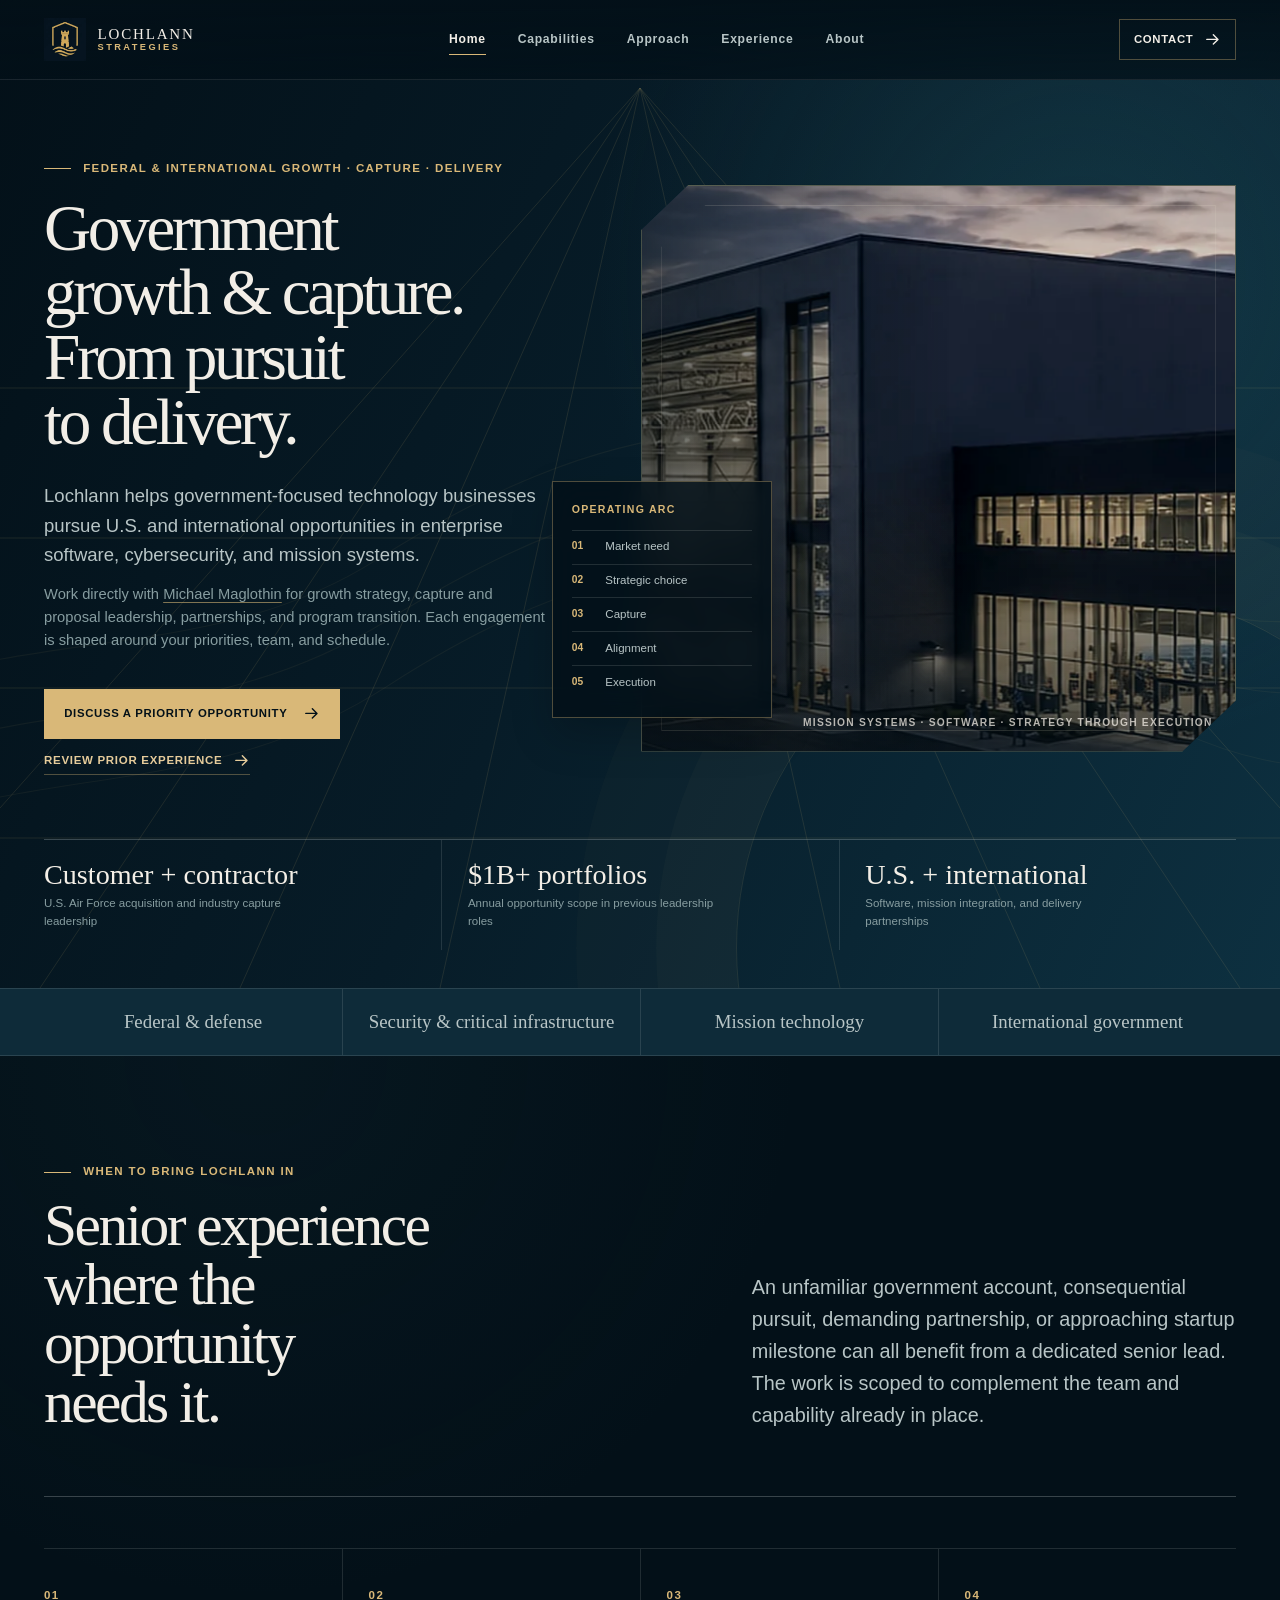
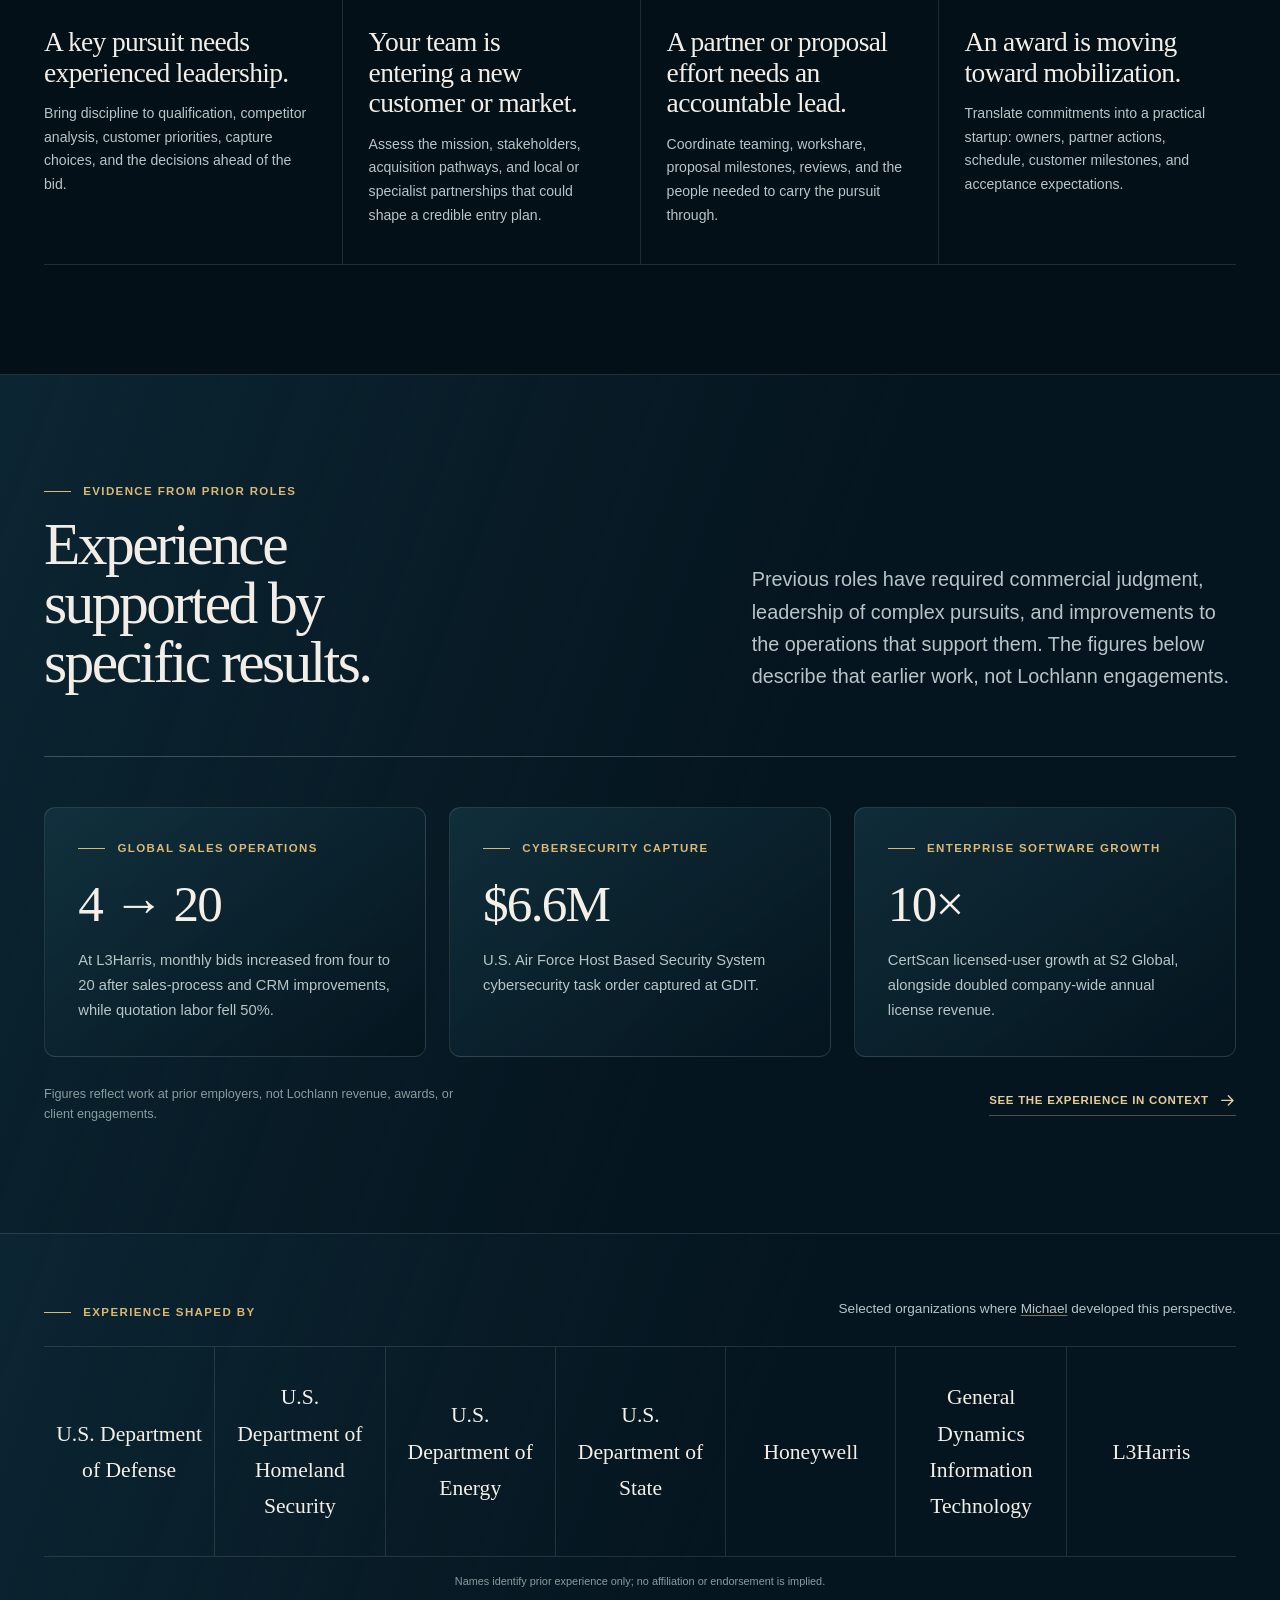
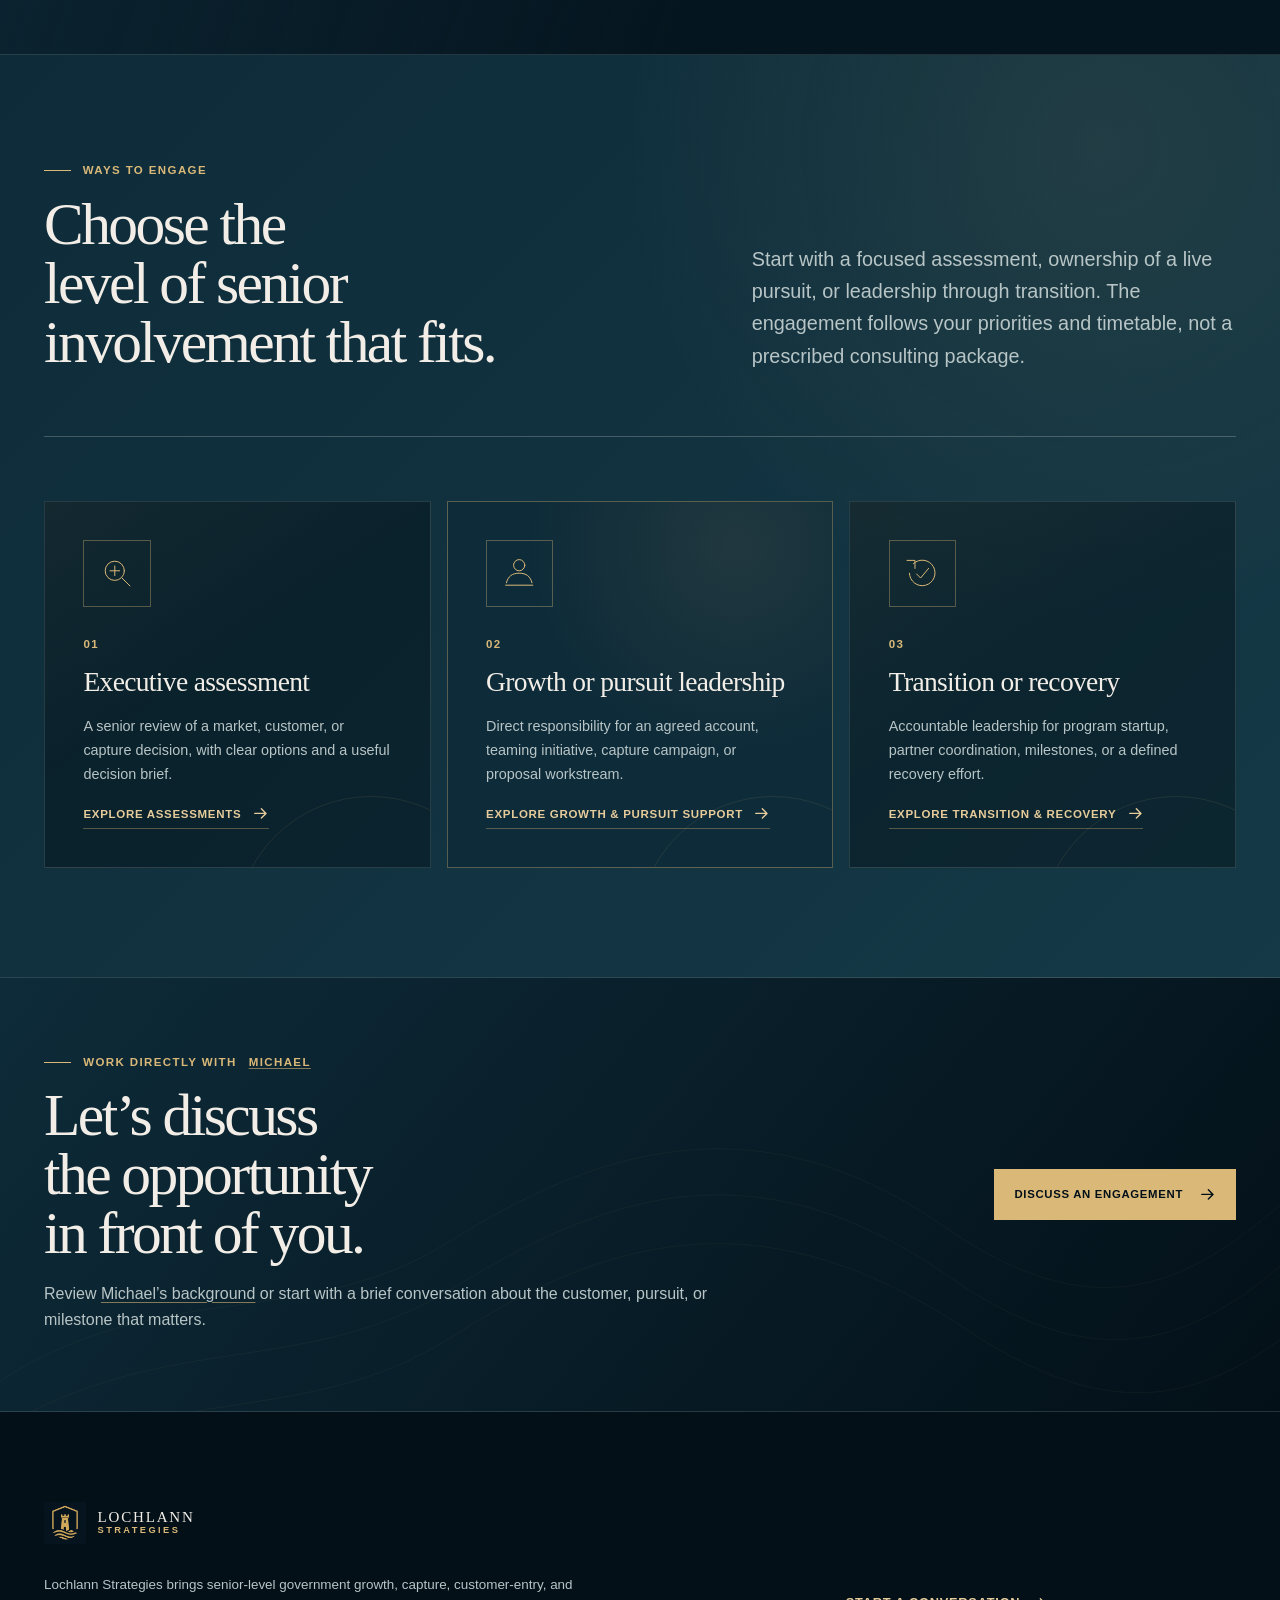
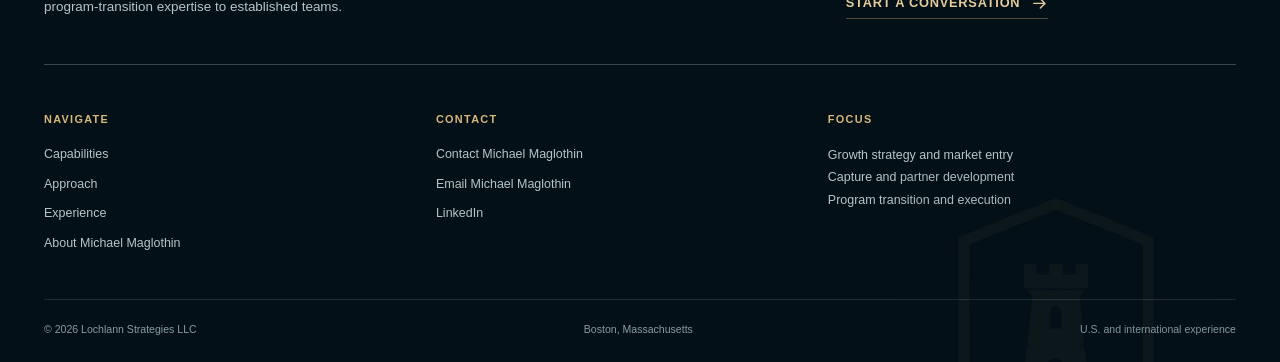
<file: index.html>
<!doctype html>
    <html class="no-js" lang="en">
    <head>
      <meta charset="utf-8"/>
      <meta content="width=device-width, initial-scale=1" name="viewport"/>
      <script>document.documentElement.classList.replace('no-js', 'js');</script>
      <title>Government Growth &amp; Capture Leadership | Lochlann Strategies</title>
      <meta content="Growth and capture leadership for government technology businesses, connecting enterprise software, cybersecurity, mission systems, and delivery partners." name="description"/>
      <meta content="index, follow, max-image-preview:large" name="robots"/>
      <meta content="Michael J. Maglothin" name="author"/>
      <meta content="#06131d" name="theme-color"/>
      <meta content="dark" name="color-scheme"/>
      <link href="https://lochlannstrategies.com/" rel="canonical"/>
      <link as="image" href="assets/mission-facility-campus-v16-1.webp" imagesrcset="assets/mission-facility-campus-v17-2-mobile.webp 960w, assets/mission-facility-campus-v16-1.webp 1800w" imagesizes="(max-width: 700px) 100vw, 50vw" rel="preload"/>
      <meta content="website" property="og:type"/>
      <meta content="Lochlann Strategies" property="og:site_name"/>
      <meta content="Government Growth &amp; Capture Leadership | Lochlann Strategies" property="og:title"/>
      <meta content="Growth and capture leadership for government technology businesses, connecting enterprise software, cybersecurity, mission systems, and delivery partners." property="og:description"/>
      <meta content="https://lochlannstrategies.com/" property="og:url"/>
      <meta content="https://lochlannstrategies.com/assets/lochlann-share-preview-v17-2.jpg" property="og:image"/>
      <meta content="Lochlann Strategies brand preview with the message: Choose the right work. Win it. Deliver it." property="og:image:alt"/>
      <meta content="1200" property="og:image:width"/>
      <meta content="630" property="og:image:height"/>

      <meta content="summary_large_image" name="twitter:card"/>
      <meta content="Government Growth &amp; Capture Leadership | Lochlann Strategies" name="twitter:title"/>
      <meta content="Growth and capture leadership for government technology businesses, connecting enterprise software, cybersecurity, mission systems, and delivery partners." name="twitter:description"/>
      <meta content="https://lochlannstrategies.com/assets/lochlann-share-preview-v17-2.jpg" name="twitter:image"/>
      <meta content="Lochlann Strategies brand preview with the message: Choose the right work. Win it. Deliver it." name="twitter:image:alt"/>
      <link href="/assets/lochlann-favicon.ico" rel="icon" sizes="16x16 32x32 48x48 64x64 128x128 256x256" type="image/x-icon"/>
      <link href="/assets/lochlann-favicon-32.png" rel="icon" sizes="32x32" type="image/png"/>
      <link href="/assets/lochlann-favicon.png" rel="icon" sizes="96x96" type="image/png"/>
      <link href="/assets/lochlann-apple-touch-icon.png" rel="apple-touch-icon" sizes="180x180"/>
      <link href="site.webmanifest" rel="manifest"/>
      <link href="assets/lochlann-v17.2.2.css?v=20261122.3" rel="stylesheet"/>
      <link href="assets/lochlann-v17.4.0.css?v=20261122.1" rel="stylesheet"/>
      <link href="assets/lochlann-marketing-audit-20261010.css?v=1" rel="stylesheet"/>
      <script defer src="assets/lochlann-v17.4.0.js?v=17.4.0"></script>
      <script type="application/ld+json">
{
  "@context": "https://schema.org",
  "@graph": [
    {
      "@type": "ProfessionalService",
      "@id": "https://lochlannstrategies.com/#organization",
      "name": "Lochlann Strategies LLC",
      "alternateName": "Lochlann Strategies",
      "description": "Growth, capture, teaming, and delivery planning for government-focused software, cybersecurity, and mission-technology businesses.",
      "url": "https://lochlannstrategies.com/",
      "logo": {
        "@type": "ImageObject",
        "url": "https://lochlannstrategies.com/assets/lochlann-emblem-dark.png",
        "width": 1024,
        "height": 1024
      },
      "email": "michael@lochlannstrategies.com",
      "founder": {
        "@id": "https://lochlannstrategies.com/about.html#person"
      },
      "address": {
        "@type": "PostalAddress",
        "addressLocality": "Boston",
        "addressRegion": "MA",
        "addressCountry": "US"
      },
      "areaServed": [
        {
          "@type": "Country",
          "name": "United States"
        },
        {
          "@type": "Place",
          "name": "International"
        }
      ],
      "knowsAbout": [
        "Growth strategy and operations",
        "Global sales operations and CRM governance",
        "Federal, defense, and security markets",
        "Capture management",
        "Partnerships and route-to-market",
        "Market and customer entry",
        "Complex program execution",
        "International business and delivery"
      ]
    },
    {
      "@type": "WebSite",
      "@id": "https://lochlannstrategies.com/#website",
      "url": "https://lochlannstrategies.com/",
      "name": "Lochlann Strategies",
      "publisher": {
        "@id": "https://lochlannstrategies.com/#organization"
      },
      "inLanguage": "en-US"
    },
    {
      "@type": "Person",
      "@id": "https://lochlannstrategies.com/about.html#person",
      "name": "Michael J. Maglothin",
      "alternateName": "Michael Maglothin",
      "jobTitle": "Founder & Principal",
      "description": "Growth and capture executive with experience in GovTech SaaS, cybersecurity capture, Air Force requirements, systems integration, and global sales operations.",
      "url": "https://lochlannstrategies.com/about.html",
      "worksFor": {
        "@id": "https://lochlannstrategies.com/#organization"
      },
      "sameAs": [
        "https://www.linkedin.com/in/maglothinm"
      ],
      "knowsAbout": [
        "Government requirements and acquisition",
        "GovTech SaaS and enterprise software",
        "Cybersecurity capture",
        "Cloud and API integration",
        "Mission systems integration",
        "Salesforce and ERP integration",
        "Partner qualification and teaming",
        "Global sales operations"
      ]
    },
    {
      "@type": "WebPage",
      "@id": "https://lochlannstrategies.com/#webpage",
      "url": "https://lochlannstrategies.com/",
      "name": "Government Growth & Capture Leadership | Lochlann Strategies",
      "description": "Growth and capture leadership for government technology businesses, connecting enterprise software, cybersecurity, mission systems, and delivery partners.",
      "isPartOf": {
        "@id": "https://lochlannstrategies.com/#website"
      },
      "about": {
        "@id": "https://lochlannstrategies.com/#organization"
      },
      "dateModified": "2026-11-22T11:14:37-05:00",
      "inLanguage": "en-US"
    }
  ]
}
      </script>
    </head>
<body class="page-home" data-page="home">
<a class="skip-link" href="#main">Skip to content</a>
<header class="site-header" data-site-header="">
  <div aria-hidden="true" class="scroll-progress" data-scroll-progress=""></div>
  <div class="container header-inner">
    <a aria-label="Lochlann Strategies home" class="brand" href="/">
      <img alt="" height="46" src="assets/lochlann-emblem-dark.webp" width="46"/>
      <span class="brand-text"><strong>Lochlann</strong><small>Strategies</small></span>
    </a>
    <nav aria-label="Primary navigation" class="desktop-nav"><a aria-current="page" href="/">Home</a><a href="services.html">Capabilities</a><a href="engagements.html">Approach</a><a href="experience.html">Experience</a><a href="about.html">About</a></nav>
    <a class="header-contact" href="contact.html"><span>Contact</span><svg aria-hidden="true" class="icon-arrow" viewBox="0 0 18 18"><path d="M3 9h11M10 4l5 5-5 5"></path></svg></a>
    <button aria-controls="mobile-menu" aria-expanded="false" aria-label="Open navigation" class="menu-toggle" data-menu-toggle="" type="button">
      <span class="menu-line"></span><span class="menu-line"></span>
    </button>
  </div>
</header>
<div aria-label="Site navigation" aria-modal="true" class="mobile-drawer" data-mobile-menu="" hidden="" id="mobile-menu" role="dialog">
  <div class="container mobile-drawer-inner">
    <p class="mobile-kicker">Growth strategy · Capture · Execution</p>
    <nav aria-label="Mobile navigation" class="mobile-nav"><a aria-current="page" href="/"><span class="mobile-nav-index">01</span><span>Home</span><svg aria-hidden="true" class="icon-arrow" viewBox="0 0 18 18"><path d="M3 9h11M10 4l5 5-5 5"></path></svg></a><a href="services.html"><span class="mobile-nav-index">02</span><span>Capabilities</span><svg aria-hidden="true" class="icon-arrow" viewBox="0 0 18 18"><path d="M3 9h11M10 4l5 5-5 5"></path></svg></a><a href="engagements.html"><span class="mobile-nav-index">03</span><span>Approach</span><svg aria-hidden="true" class="icon-arrow" viewBox="0 0 18 18"><path d="M3 9h11M10 4l5 5-5 5"></path></svg></a><a href="experience.html"><span class="mobile-nav-index">04</span><span>Experience</span><svg aria-hidden="true" class="icon-arrow" viewBox="0 0 18 18"><path d="M3 9h11M10 4l5 5-5 5"></path></svg></a><a href="about.html"><span class="mobile-nav-index">05</span><span>About</span><svg aria-hidden="true" class="icon-arrow" viewBox="0 0 18 18"><path d="M3 9h11M10 4l5 5-5 5"></path></svg></a><a href="contact.html"><span class="mobile-nav-index">06</span><span>Contact</span><svg aria-hidden="true" class="icon-arrow" viewBox="0 0 18 18"><path d="M3 9h11M10 4l5 5-5 5"></path></svg></a></nav>
    <div class="mobile-contact">
      <a href="mailto:michael@lochlannstrategies.com">michael@lochlannstrategies.com</a>
      <span>Boston, Massachusetts</span>
    </div>
  </div>
</div>
<main id="main">
  <section class="hero-home">
    <div aria-hidden="true" class="hero-grid-field"></div>
    <div aria-hidden="true" class="hero-contours"></div>
    <div class="container hero-home-inner">
      <div class="hero-home-copy" data-reveal="">
        <p class="eyebrow">Federal &amp; international growth · Capture · Delivery</p>
        <h1>Government growth &amp; capture.<span>From pursuit to delivery.</span></h1>
        <p class="hero-lead">Lochlann helps government-focused technology businesses pursue U.S. and international opportunities in enterprise software, cybersecurity, and mission systems.</p>
        <p class="hero-principal">Work directly with <a class="person-mention" href="about.html">Michael Maglothin</a> for growth strategy, capture and proposal leadership, partnerships, and program transition. Each engagement is shaped around your priorities, team, and schedule.</p>
        <div class="hero-actions"><a class="button" href="contact.html"><span>Discuss a priority opportunity</span><svg aria-hidden="true" class="icon-arrow" viewBox="0 0 18 18"><path d="M3 9h11M10 4l5 5-5 5"></path></svg></a><a class="text-link" href="experience.html">Review prior experience <svg aria-hidden="true" class="icon-arrow" viewBox="0 0 18 18"><path d="M3 9h11M10 4l5 5-5 5"></path></svg></a></div>
      </div>
      <div class="hero-visual" data-hero-visual="" data-reveal="right">
        <figure class="hero-image-frame">
          <img alt="Secure mission facility campus at dusk" decoding="async" fetchpriority="high" height="1125" sizes="(max-width: 700px) 100vw, 50vw" src="assets/mission-facility-campus-v16-1.webp" srcset="assets/mission-facility-campus-v17-2-mobile.webp 960w, assets/mission-facility-campus-v16-1.webp 1800w" width="1800"/>
          <div aria-hidden="true" class="hero-image-wash"></div>
          <figcaption>Mission systems · software · strategy through execution</figcaption>
        </figure>
        <aside aria-label="Operating arc" class="operating-arc"><p>Operating arc</p><ol><li><span>01</span>Market need</li><li><span>02</span>Strategic choice</li><li><span>03</span>Capture</li><li><span>04</span>Alignment</li><li><span>05</span>Execution</li></ol></aside>
      </div>
      <div aria-label="Selected prior-role experience" class="hero-proof-strip" data-reveal="">
        <article><strong>Customer + contractor</strong><span>U.S. Air Force acquisition and industry capture leadership</span></article>
        <article><strong>$1B+ portfolios</strong><span>Annual opportunity scope in previous leadership roles</span></article>
        <article><strong>U.S. + international</strong><span>Software, mission integration, and delivery partnerships</span></article>
      </div>
    </div>
  </section>

  <section aria-label="Relevant markets" class="orientation-band"><div class="container"><span>Federal &amp; defense</span><span>Security &amp; critical infrastructure</span><span>Mission technology</span><span>International government</span></div></section>

  <section class="section operating-section surface-deep">
    <div class="container">
      <div class="section-intro" data-reveal=""><div><p class="eyebrow">When to bring Lochlann in</p><h2>Senior experience where the opportunity needs it.</h2></div><p class="lead">An unfamiliar government account, consequential pursuit, demanding partnership, or approaching startup milestone can all benefit from a dedicated senior lead. The work is scoped to complement the team and capability already in place.</p></div>
      <div class="operating-steps">
        <article data-reveal=""><span class="index">01</span><h3>A key pursuit needs experienced leadership.</h3><p>Bring discipline to qualification, competitor analysis, customer priorities, capture choices, and the decisions ahead of the bid.</p></article>
        <article data-reveal=""><span class="index">02</span><h3>Your team is entering a new customer or market.</h3><p>Assess the mission, stakeholders, acquisition pathways, and local or specialist partnerships that could shape a credible entry plan.</p></article>
        <article data-reveal=""><span class="index">03</span><h3>A partner or proposal effort needs an accountable lead.</h3><p>Coordinate teaming, workshare, proposal milestones, reviews, and the people needed to carry the pursuit through.</p></article>
        <article data-reveal=""><span class="index">04</span><h3>An award is moving toward mobilization.</h3><p>Translate commitments into a practical startup: owners, partner actions, schedule, customer milestones, and acceptance expectations.</p></article>
      </div>
    </div>
  </section>

  


  <section class="section home-evidence-section surface-ink" aria-labelledby="home-evidence-heading">
    <div class="container">
      <div class="section-intro" data-reveal="">
        <div><p class="eyebrow">Evidence from prior roles</p><h2 id="home-evidence-heading">Experience supported by specific results.</h2></div>
        <p class="lead">Previous roles have required commercial judgment, leadership of complex pursuits, and improvements to the operations that support them. The figures below describe that earlier work, not Lochlann engagements.</p>
      </div>
      <div class="home-evidence-grid">
        <article class="home-evidence-card" data-reveal=""><p class="eyebrow">Global sales operations</p><strong>4 → 20</strong><p>At L3Harris, monthly bids increased from four to 20 after sales-process and CRM improvements, while quotation labor fell 50%.</p></article>
        <article class="home-evidence-card" data-reveal=""><p class="eyebrow">Cybersecurity capture</p><strong>$6.6M</strong><p>U.S. Air Force Host Based Security System cybersecurity task order captured at GDIT.</p></article>
        <article class="home-evidence-card" data-reveal=""><p class="eyebrow">Enterprise software growth</p><strong>10×</strong><p>CertScan licensed-user growth at S2 Global, alongside doubled company-wide annual license revenue.</p></article>
      </div>
      <div class="home-evidence-footer"><p class="home-evidence-note">Figures reflect work at prior employers, not Lochlann revenue, awards, or client engagements.</p><a class="text-link" href="experience.html#career-evidence">See the experience in context <svg aria-hidden="true" class="icon-arrow" viewBox="0 0 18 18"><path d="M3 9h11M10 4l5 5-5 5"></path></svg></a></div>
    </div>
  </section>

  <section class="credential-section surface-ink">
    <div class="container" data-reveal=""><div class="credential-heading"><p class="eyebrow">Experience shaped by</p><p>Selected organizations where <a class="person-mention" href="about.html">Michael</a> developed this perspective.</p></div><ul aria-label="Selected organizations from Michael Maglothin’s experience" class="credential-list"><li>U.S. Department of Defense</li><li>U.S. Department of Homeland Security</li><li>U.S. Department of Energy</li><li>U.S. Department of State</li><li>Honeywell</li><li>General Dynamics Information Technology</li><li>L3Harris</li></ul><p class="credential-note">Names identify prior experience only; no affiliation or endorsement is implied.</p></div>
  </section>

  <section class="section surface-slate">
    <div class="container">
      <div class="section-intro section-intro-wide" data-reveal=""><div><p class="eyebrow">Ways to engage</p><h2>Choose the level of senior involvement that fits.</h2></div><p class="lead">Start with a focused assessment, ownership of a live pursuit, or leadership through transition. The engagement follows your priorities and timetable, not a prescribed consulting package.</p></div>
      <div class="engagement-card-grid">
        <article class="engagement-card" data-reveal=""><div class="engagement-icon"><svg aria-hidden="true" viewBox="0 0 48 48"><circle cx="21" cy="21" r="12"></circle><path d="M30 30l10 10M15 21h12M21 15v12"></path></svg></div><span class="index">01</span><h3>Executive assessment</h3><p>A senior review of a market, customer, or capture decision, with clear options and a useful decision brief.</p><a class="text-link" href="engagements.html#executive-assessment">Explore assessments <svg aria-hidden="true" class="icon-arrow" viewBox="0 0 18 18"><path d="M3 9h11M10 4l5 5-5 5"></path></svg></a></article>
        <article class="engagement-card engagement-card-featured" data-reveal=""><div class="engagement-icon"><svg aria-hidden="true" viewBox="0 0 48 48"><path d="M8 36c2-8 7-12 16-12s14 4 16 12"></path><circle cx="24" cy="14" r="7"></circle><path d="M7 39h34"></path></svg></div><span class="index">02</span><h3>Growth or pursuit leadership</h3><p>Direct responsibility for an agreed account, teaming initiative, capture campaign, or proposal workstream.</p><a class="text-link" href="engagements.html#growth-pursuit-leadership">Explore growth &amp; pursuit support <svg aria-hidden="true" class="icon-arrow" viewBox="0 0 18 18"><path d="M3 9h11M10 4l5 5-5 5"></path></svg></a></article>
        <article class="engagement-card" data-reveal=""><div class="engagement-icon"><svg aria-hidden="true" viewBox="0 0 48 48"><path d="M8 24a16 16 0 1 0 5-12"></path><path d="M5 8h10v10"></path><path d="M17 25l5 5 10-12"></path></svg></div><span class="index">03</span><h3>Transition or recovery</h3><p>Accountable leadership for program startup, partner coordination, milestones, or a defined recovery effort.</p><a class="text-link" href="engagements.html#transition-recovery">Explore transition &amp; recovery <svg aria-hidden="true" class="icon-arrow" viewBox="0 0 18 18"><path d="M3 9h11M10 4l5 5-5 5"></path></svg></a></article>
      </div>
    </div>
  </section>

  <section class="cta cta-cinematic"><div aria-hidden="true" class="cta-contours"></div><div class="container cta-inner" data-reveal=""><div><p class="eyebrow">Work directly with <a class="person-mention" href="about.html">Michael</a></p><h2>Let’s discuss the opportunity in front of you.</h2><p>Review <a class="person-mention" href="about.html#executive-background">Michael’s background</a> or start with a brief conversation about the customer, pursuit, or milestone that matters.</p></div><a class="button" href="contact.html"><span>Discuss an engagement</span><svg aria-hidden="true" class="icon-arrow" viewBox="0 0 18 18"><path d="M3 9h11M10 4l5 5-5 5"></path></svg></a></div></section>
</main>
<footer class="site-footer">
  <div aria-hidden="true" class="footer-watermark"><img alt="" height="320" src="assets/lochlann-emblem-dark.webp" width="320"/></div>
  <div class="container">
    <div class="footer-top">
      <div class="footer-intro">
        <a aria-label="Lochlann Strategies home" class="brand" href="/"><img alt="" height="46" src="assets/lochlann-emblem-dark.webp" width="46"/><span class="brand-text"><strong>Lochlann</strong><small>Strategies</small></span></a>
        <p>Lochlann Strategies brings senior-level government growth, capture, customer-entry, and program-transition expertise to established teams.</p>
      </div>
      <a class="text-link text-link-large" href="contact.html">Start a conversation <svg aria-hidden="true" class="icon-arrow" viewBox="0 0 18 18"><path d="M3 9h11M10 4l5 5-5 5"></path></svg></a>
    </div>
    <div class="footer-grid">
      <div><p class="footer-heading">Navigate</p><nav aria-label="Footer navigation" class="footer-nav"><a href="services.html">Capabilities</a><a href="engagements.html">Approach</a><a href="experience.html">Experience</a><a href="about.html">About Michael Maglothin</a></nav></div>
      <div><p class="footer-heading">Contact</p><nav aria-label="Contact links" class="footer-nav"><a href="contact.html">Contact Michael Maglothin</a><a href="mailto:michael@lochlannstrategies.com">Email Michael Maglothin</a><a href="https://www.linkedin.com/in/maglothinm" rel="noopener noreferrer">LinkedIn</a></nav></div>
      <div class="footer-positioning"><p class="footer-heading">Focus</p><p>Growth strategy and market entry<br/>Capture and partner development<br/>Program transition and execution</p></div>
    </div>
    <div class="footer-bottom"><span>© <span data-current-year="">2026</span> Lochlann Strategies LLC</span><span>Boston, Massachusetts</span><span>U.S. and international experience</span></div>
  </div>
</footer>

</body>
</html>
</file>
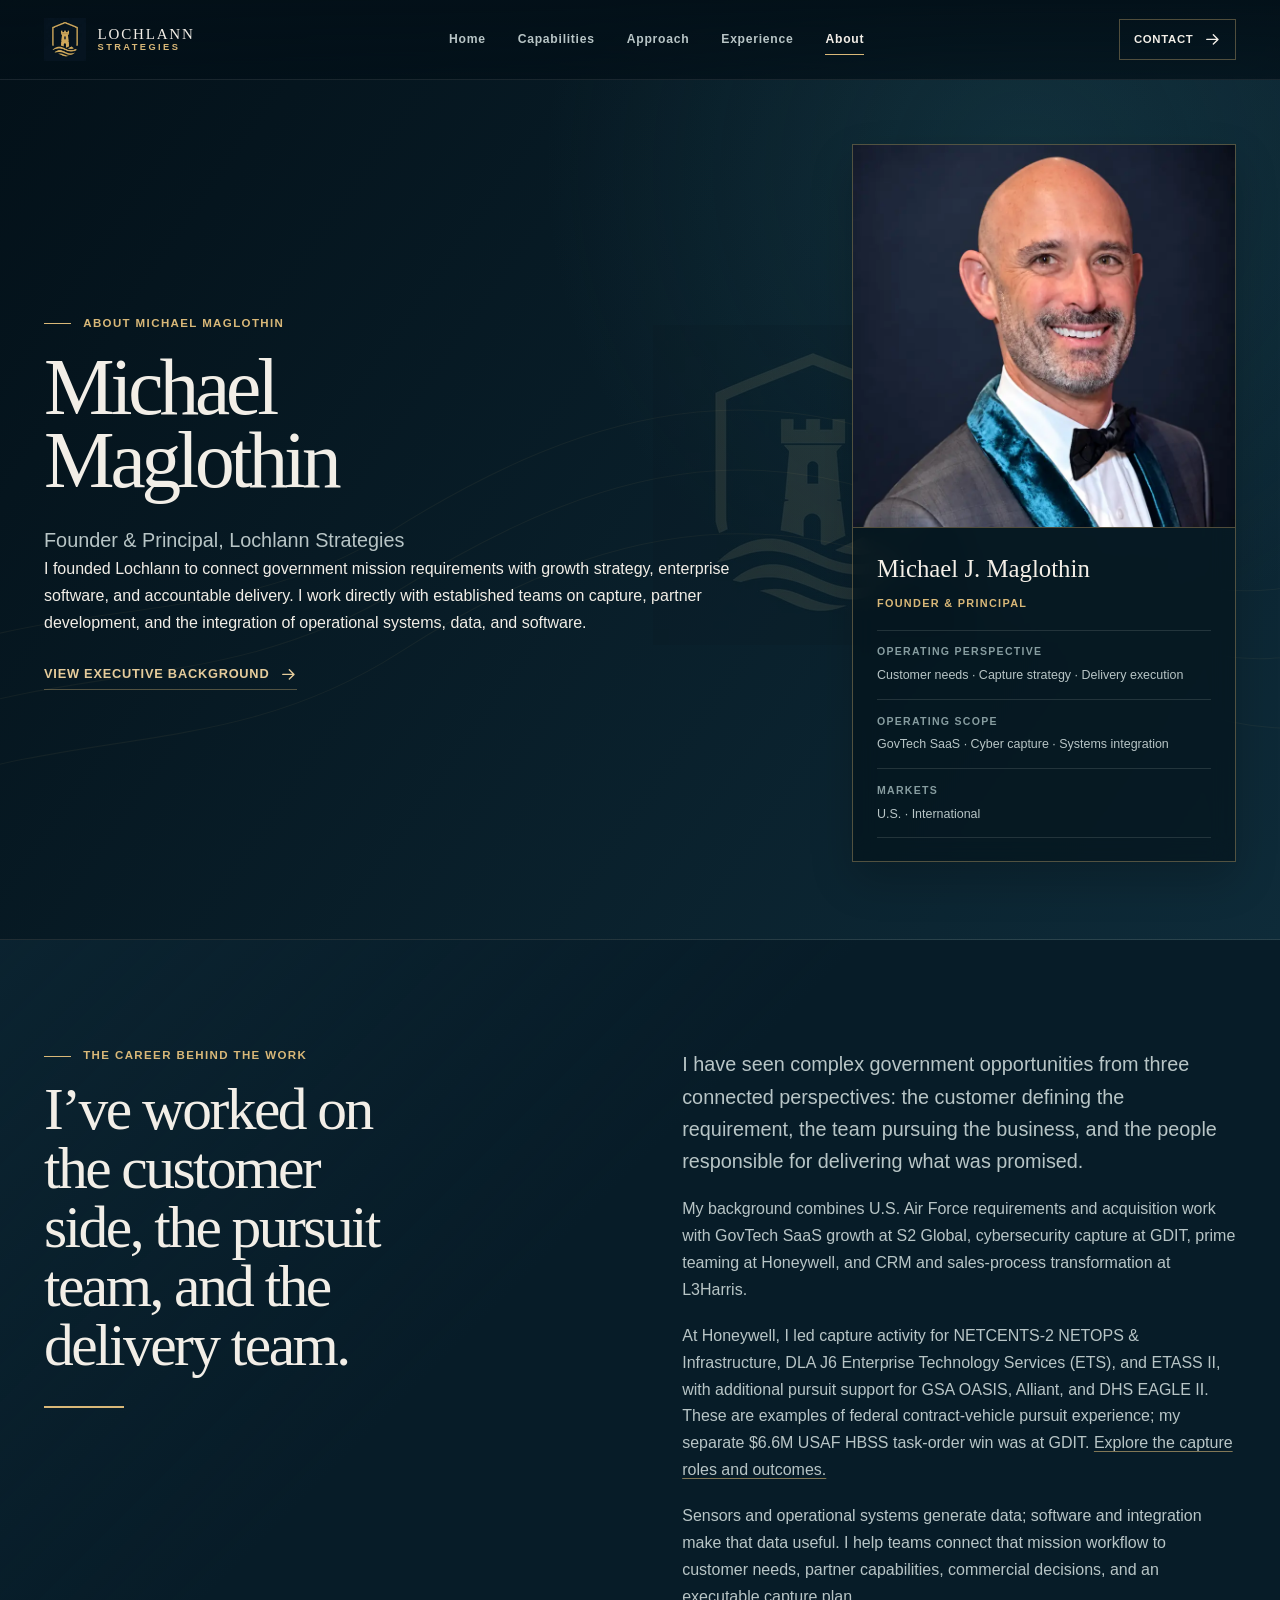
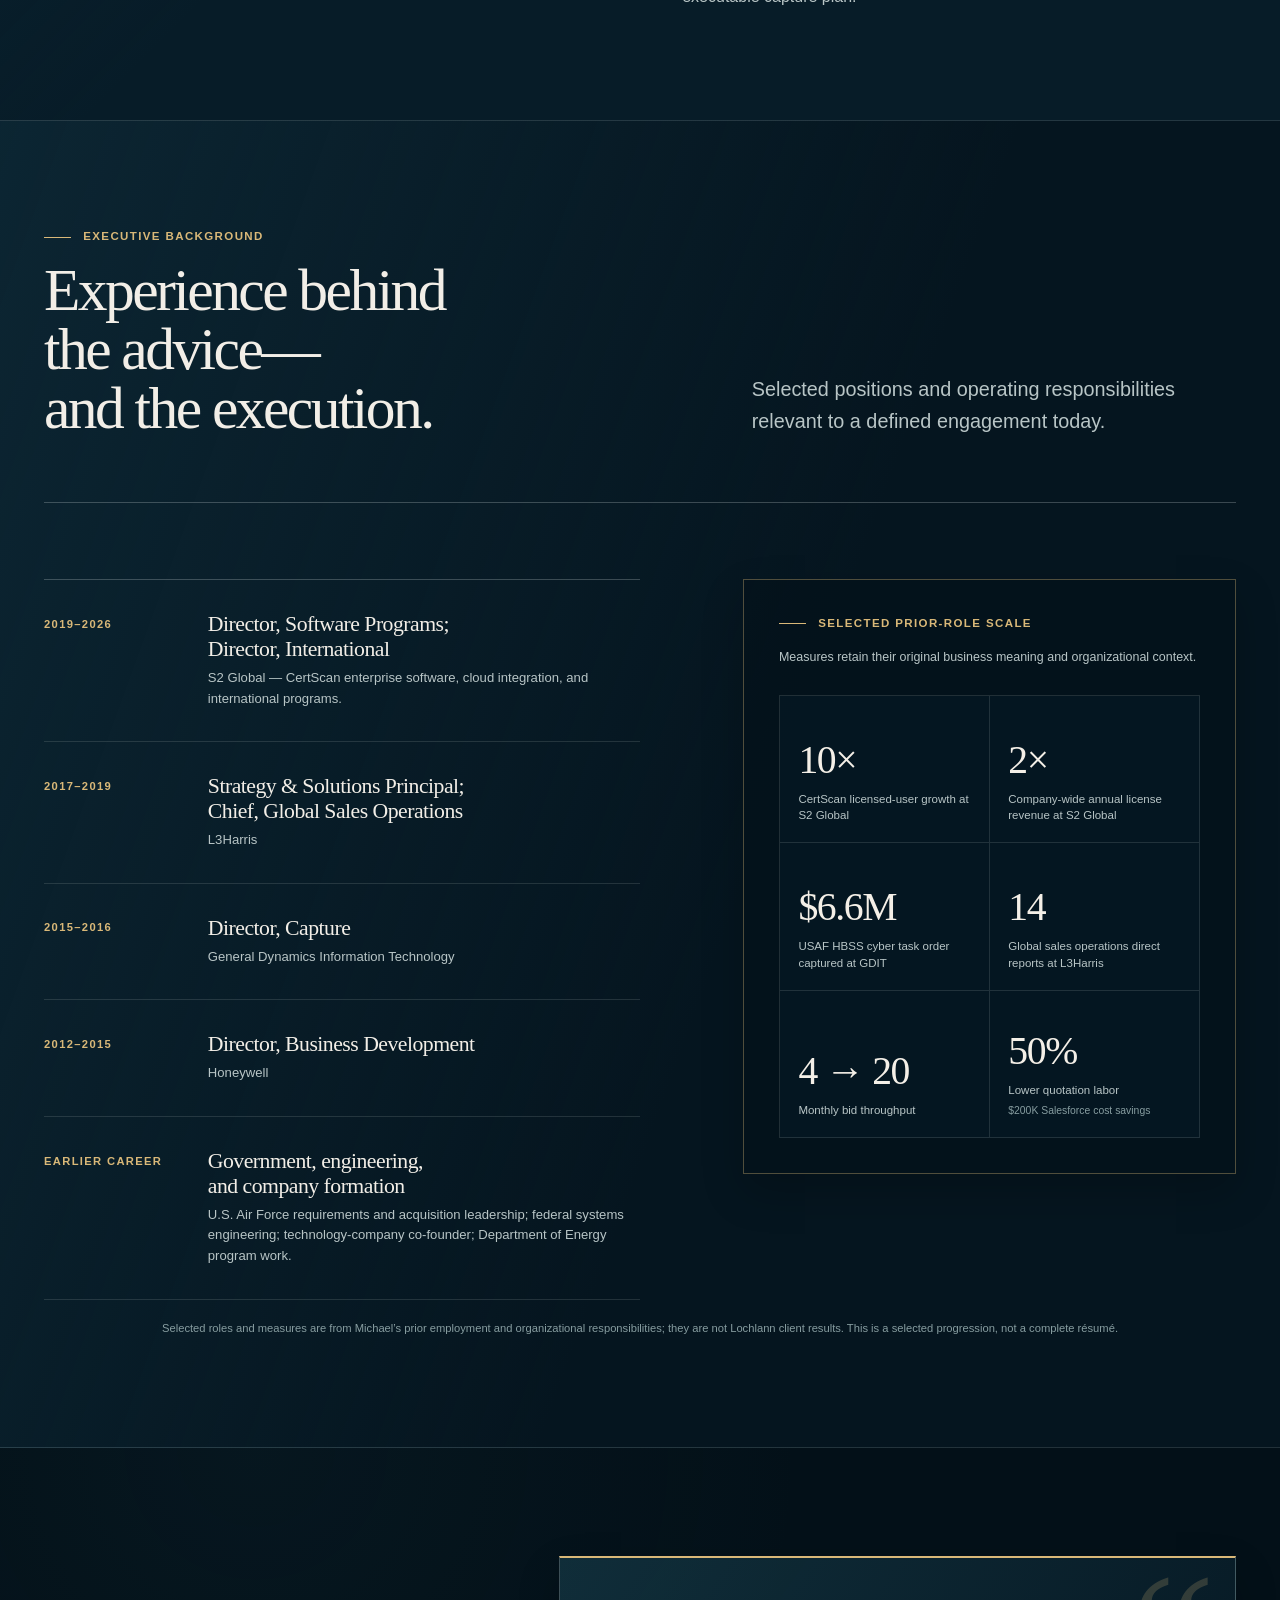
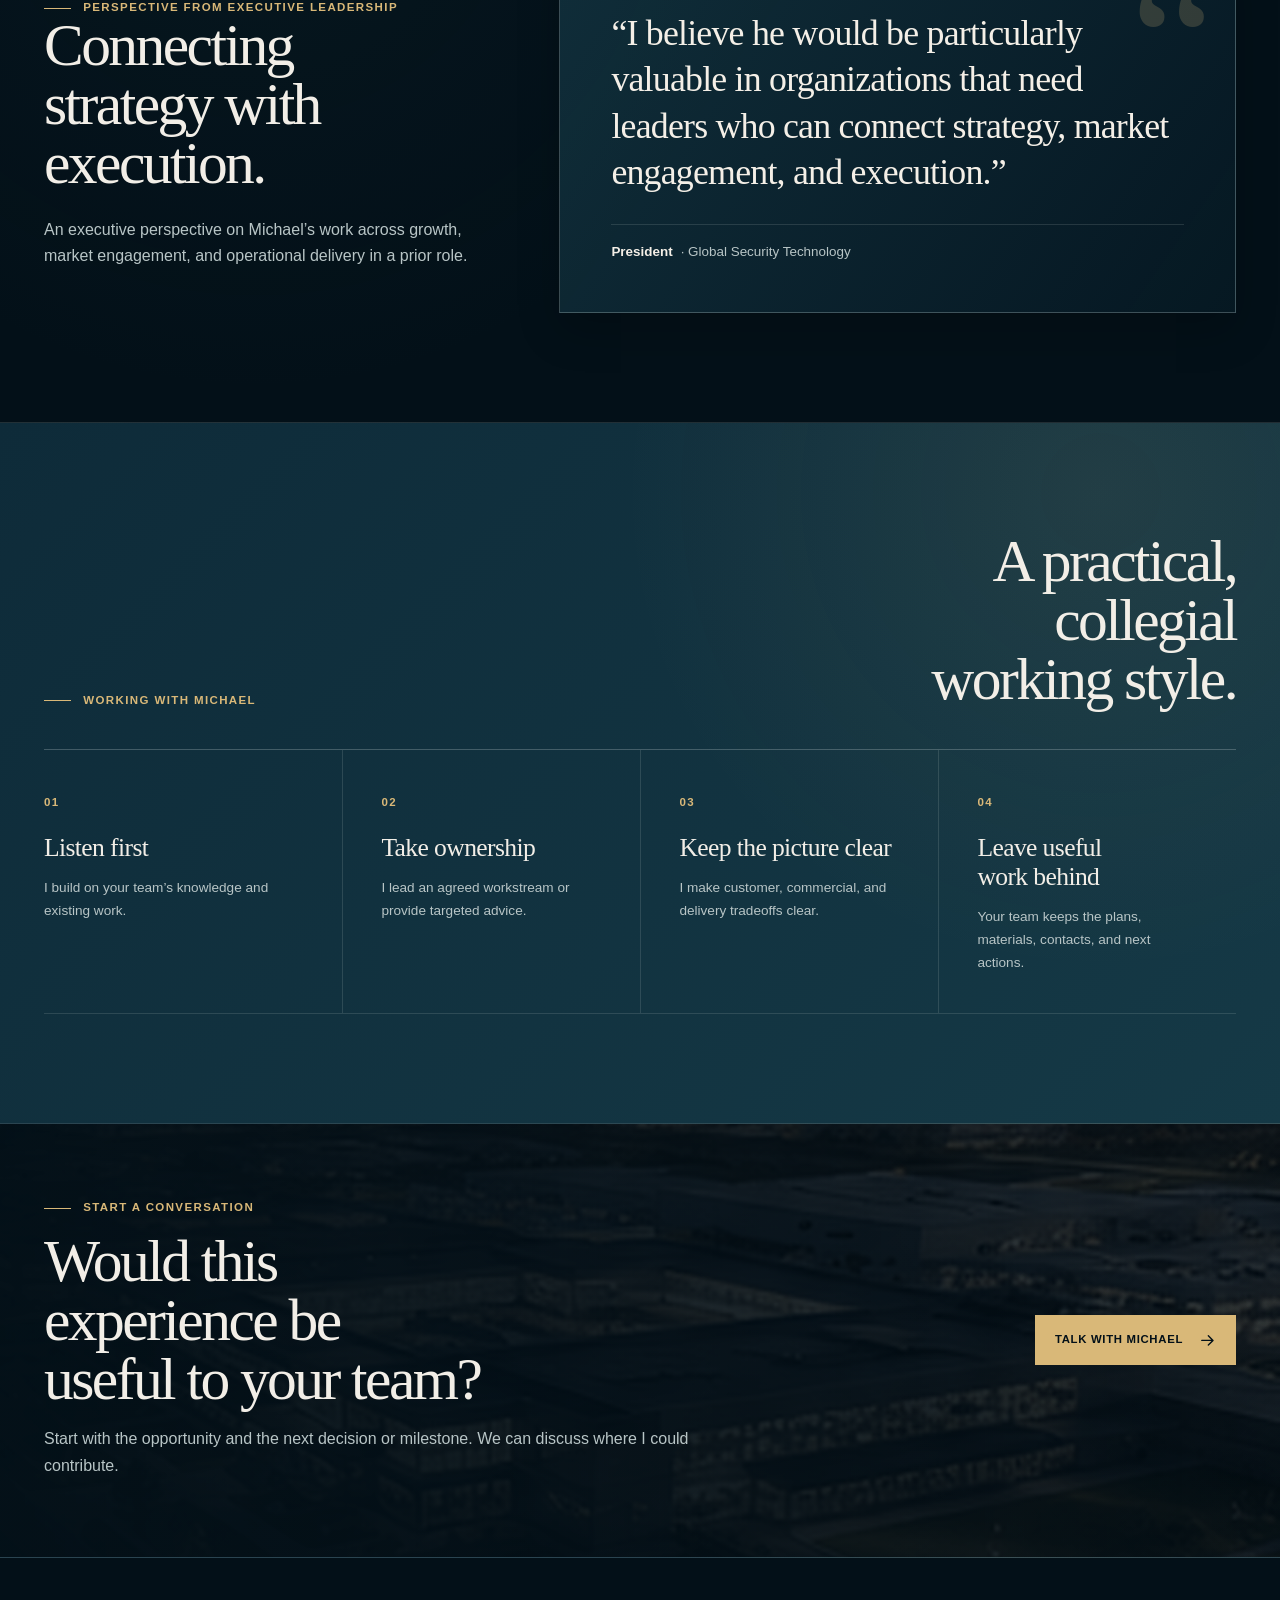
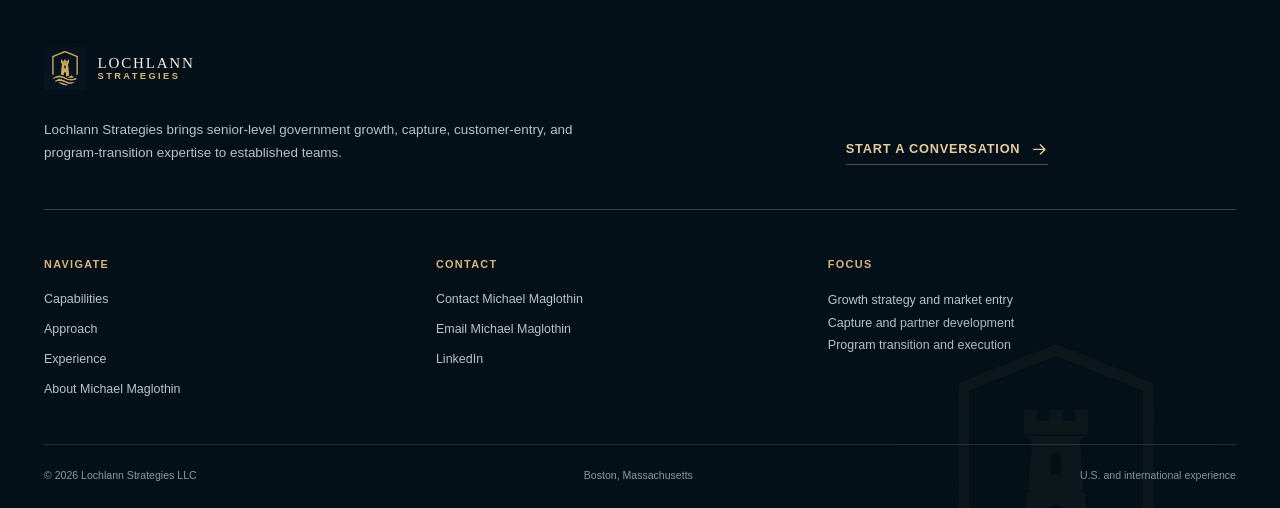
<file: about.html>
<!doctype html>
    <html class="no-js" lang="en">
    <head>
      <meta charset="utf-8"/>
      <meta content="width=device-width, initial-scale=1" name="viewport"/>
      <script>document.documentElement.classList.replace('no-js', 'js');</script>
      <title>Michael Maglothin | Executive Growth &amp; Capture Leadership</title>
      <meta content="Michael Maglothin brings GovTech SaaS, federal contract-vehicle pursuits, cybersecurity capture, Air Force requirements, and systems-integration experience." name="description"/>
      <meta content="index, follow, max-image-preview:large" name="robots"/>
      <meta content="Michael J. Maglothin" name="author"/>
      <meta content="#06131d" name="theme-color"/>
      <meta content="dark" name="color-scheme"/>
      <link href="https://lochlannstrategies.com/about.html" rel="canonical"/>

      <meta content="profile" property="og:type"/>
      <meta content="Lochlann Strategies" property="og:site_name"/>
      <meta content="Michael Maglothin | Executive Growth &amp; Capture Leadership" property="og:title"/>
      <meta content="Michael Maglothin brings GovTech SaaS, federal contract-vehicle pursuits, cybersecurity capture, Air Force requirements, and systems-integration experience." property="og:description"/>
      <meta content="https://lochlannstrategies.com/about.html" property="og:url"/>
      <meta content="https://lochlannstrategies.com/assets/michael-maglothin-headshot-ear-neutralized-20261031.webp" property="og:image"/>
      <meta content="Michael Maglothin, Founder and Principal of Lochlann Strategies" property="og:image:alt"/>
      <meta content="800" property="og:image:width"/>
      <meta content="800" property="og:image:height"/>
      <meta content="image/webp" property="og:image:type"/>
      <meta content="Michael" property="profile:first_name"/><meta content="Maglothin" property="profile:last_name"/>
      <meta content="summary" name="twitter:card"/>
      <meta content="Michael Maglothin | Executive Growth &amp; Capture Leadership" name="twitter:title"/>
      <meta content="Michael Maglothin brings GovTech SaaS, federal contract-vehicle pursuits, cybersecurity capture, Air Force requirements, and systems-integration experience." name="twitter:description"/>
      <meta content="https://lochlannstrategies.com/assets/michael-maglothin-headshot-ear-neutralized-20261031.webp" name="twitter:image"/>
      <meta content="Michael Maglothin, Founder and Principal of Lochlann Strategies" name="twitter:image:alt"/>
      <link href="/assets/lochlann-favicon.ico" rel="icon" sizes="16x16 32x32 48x48 64x64 128x128 256x256" type="image/x-icon"/>
      <link href="/assets/lochlann-favicon-32.png" rel="icon" sizes="32x32" type="image/png"/>
      <link href="/assets/lochlann-favicon.png" rel="icon" sizes="96x96" type="image/png"/>
      <link href="/assets/lochlann-apple-touch-icon.png" rel="apple-touch-icon" sizes="180x180"/>
      <link href="site.webmanifest" rel="manifest"/>
      <link href="assets/lochlann-v17.2.2.css?v=20261122.1" rel="stylesheet"/>
      <link href="assets/lochlann-v17.4.0.css?v=20261122.1" rel="stylesheet"/>
      <link href="assets/lochlann-founder-portrait-20261005.css?v=20261031.1" rel="stylesheet"/>
      <link href="assets/lochlann-endorsements-v17.5.3.css?v=20261122.1" rel="stylesheet"/>
      <script defer="" src="assets/lochlann-v17.4.0.js?v=17.4.0"></script>
      <script type="application/ld+json">
{
  "@context": "https://schema.org",
  "@graph": [
    {
      "@type": "ProfessionalService",
      "@id": "https://lochlannstrategies.com/#organization",
      "name": "Lochlann Strategies LLC",
      "alternateName": "Lochlann Strategies",
      "description": "Growth, capture, teaming, and delivery planning for government-focused software, cybersecurity, and mission-technology businesses.",
      "url": "https://lochlannstrategies.com/",
      "logo": {
        "@type": "ImageObject",
        "url": "https://lochlannstrategies.com/assets/lochlann-emblem-dark.png",
        "width": 1024,
        "height": 1024
      },
      "email": "michael@lochlannstrategies.com",
      "founder": {
        "@id": "https://lochlannstrategies.com/about.html#person"
      },
      "address": {
        "@type": "PostalAddress",
        "addressLocality": "Boston",
        "addressRegion": "MA",
        "addressCountry": "US"
      },
      "areaServed": [
        {
          "@type": "Country",
          "name": "United States"
        },
        {
          "@type": "Place",
          "name": "International"
        }
      ],
      "knowsAbout": [
        "Growth strategy and operations",
        "Global sales operations and CRM governance",
        "Federal, defense, and security markets",
        "Capture management",
        "Partnerships and route-to-market",
        "Market and customer entry",
        "Complex program execution",
        "International business and delivery"
      ]
    },
    {
      "@type": "WebSite",
      "@id": "https://lochlannstrategies.com/#website",
      "url": "https://lochlannstrategies.com/",
      "name": "Lochlann Strategies",
      "publisher": {
        "@id": "https://lochlannstrategies.com/#organization"
      },
      "inLanguage": "en-US"
    },
    {
      "@type": "Person",
      "@id": "https://lochlannstrategies.com/about.html#person",
      "name": "Michael J. Maglothin",
      "alternateName": "Michael Maglothin",
      "jobTitle": "Founder & Principal",
      "description": "Growth and capture executive with experience in GovTech SaaS, cybersecurity capture, Air Force requirements, systems integration, and global sales operations.",
      "url": "https://lochlannstrategies.com/about.html",
      "worksFor": {
        "@id": "https://lochlannstrategies.com/#organization"
      },
      "sameAs": [
        "https://www.linkedin.com/in/maglothinm"
      ],
      "knowsAbout": [
        "Government requirements and acquisition",
        "GovTech SaaS and enterprise software",
        "Cybersecurity capture",
        "Cloud and API integration",
        "Mission systems integration",
        "Salesforce and ERP integration",
        "Partner qualification and teaming",
        "Global sales operations"
      ],
      "image": {
        "@type": "ImageObject",
        "@id": "https://lochlannstrategies.com/about.html#portrait",
        "url": "https://lochlannstrategies.com/assets/michael-maglothin-headshot-ear-neutralized-20261031.webp",
        "contentUrl": "https://lochlannstrategies.com/assets/michael-maglothin-headshot-ear-neutralized-20261031.webp",
        "caption": "Michael Maglothin, Founder and Principal of Lochlann Strategies",
        "width": 800,
        "height": 800
      }
    },
    {
      "@type": "ProfilePage",
      "@id": "https://lochlannstrategies.com/about.html#webpage",
      "url": "https://lochlannstrategies.com/about.html",
      "name": "Michael Maglothin | Executive Growth & Capture Leadership",
      "description": "Michael Maglothin brings GovTech SaaS, federal contract-vehicle pursuits, cybersecurity capture, Air Force requirements, and systems-integration experience.",
      "isPartOf": {
        "@id": "https://lochlannstrategies.com/#website"
      },
      "about": {
        "@id": "https://lochlannstrategies.com/about.html#person"
      },
      "dateModified": "2026-11-05T23:23:14+00:00",
      "inLanguage": "en-US",
      "mainEntity": {
        "@id": "https://lochlannstrategies.com/about.html#person"
      },
      "primaryImageOfPage": {
        "@id": "https://lochlannstrategies.com/about.html#portrait"
      }
    }
  ]
}
      </script>
    </head>
<body class="page-about" data-page="about">
<a class="skip-link" href="#main">Skip to content</a>
<header class="site-header" data-site-header="">
  <div aria-hidden="true" class="scroll-progress" data-scroll-progress=""></div>
  <div class="container header-inner">
    <a aria-label="Lochlann Strategies home" class="brand" href="/">
      <img alt="" height="46" src="assets/lochlann-emblem-dark.webp" width="46"/>
      <span class="brand-text"><strong>Lochlann</strong><small>Strategies</small></span>
    </a>
    <nav aria-label="Primary navigation" class="desktop-nav"><a href="/">Home</a><a href="services.html">Capabilities</a><a href="engagements.html">Approach</a><a href="experience.html">Experience</a><a aria-current="page" href="about.html">About</a></nav>
    <a class="header-contact" href="contact.html"><span>Contact</span><svg aria-hidden="true" class="icon-arrow" viewBox="0 0 18 18"><path d="M3 9h11M10 4l5 5-5 5"></path></svg></a>
    <button aria-controls="mobile-menu" aria-expanded="false" aria-label="Open navigation" class="menu-toggle" data-menu-toggle="" type="button">
      <span class="menu-line"></span><span class="menu-line"></span>
    </button>
  </div>
</header>
<div aria-label="Site navigation" aria-modal="true" class="mobile-drawer" data-mobile-menu="" hidden="" id="mobile-menu" role="dialog">
  <div class="container mobile-drawer-inner">
    <p class="mobile-kicker">Growth strategy · Capture · Execution</p>
    <nav aria-label="Mobile navigation" class="mobile-nav"><a href="/"><span class="mobile-nav-index">01</span><span>Home</span><svg aria-hidden="true" class="icon-arrow" viewBox="0 0 18 18"><path d="M3 9h11M10 4l5 5-5 5"></path></svg></a><a href="services.html"><span class="mobile-nav-index">02</span><span>Capabilities</span><svg aria-hidden="true" class="icon-arrow" viewBox="0 0 18 18"><path d="M3 9h11M10 4l5 5-5 5"></path></svg></a><a href="engagements.html"><span class="mobile-nav-index">03</span><span>Approach</span><svg aria-hidden="true" class="icon-arrow" viewBox="0 0 18 18"><path d="M3 9h11M10 4l5 5-5 5"></path></svg></a><a href="experience.html"><span class="mobile-nav-index">04</span><span>Experience</span><svg aria-hidden="true" class="icon-arrow" viewBox="0 0 18 18"><path d="M3 9h11M10 4l5 5-5 5"></path></svg></a><a aria-current="page" href="about.html"><span class="mobile-nav-index">05</span><span>About</span><svg aria-hidden="true" class="icon-arrow" viewBox="0 0 18 18"><path d="M3 9h11M10 4l5 5-5 5"></path></svg></a><a href="contact.html"><span class="mobile-nav-index">06</span><span>Contact</span><svg aria-hidden="true" class="icon-arrow" viewBox="0 0 18 18"><path d="M3 9h11M10 4l5 5-5 5"></path></svg></a></nav>
    <div class="mobile-contact">
      <a href="mailto:michael@lochlannstrategies.com">michael@lochlannstrategies.com</a>
      <span>Boston, Massachusetts</span>
    </div>
  </div>
</div>

<main id="main">
  <section class="page-hero page-hero-about">
    <div aria-hidden="true" class="page-hero-contours"></div>
    <div aria-hidden="true" class="about-hero-mark"><img alt="" height="320" src="assets/lochlann-emblem-dark.webp" width="320"/></div>
    <div class="container about-hero-inner">
      <div class="page-hero-copy">
        <p class="eyebrow">About Michael Maglothin</p>
        <h1>Michael Maglothin</h1>
        <p class="lead">Founder &amp; Principal, Lochlann Strategies</p>
        <p>I founded Lochlann to connect government mission requirements with growth strategy, enterprise software, and accountable delivery. I work directly with established teams on capture, partner development, and the integration of operational systems, data, and software.</p>
        <a class="text-link text-link-large about-background-link" href="#executive-background">View executive background <svg aria-hidden="true" class="icon-arrow" viewBox="0 0 18 18"><path d="M3 9h11M10 4l5 5-5 5"></path></svg></a>
      </div>
      <div class="about-hero-ledger about-founder-card">
        <figure class="about-founder-portrait">
          <picture>
            <source type="image/webp" srcset="assets/michael-maglothin-headshot-ear-neutralized-20261031.webp 800w" sizes="(max-width: 700px) min(400px, calc(100vw - 40px)), (max-width: 960px) 448px, 384px"/>
            <img src="assets/michael-maglothin-headshot-ear-neutralized-20261031.webp" alt="Michael Maglothin, Founder and Principal of Lochlann Strategies" width="800" height="800" decoding="async" fetchpriority="high"/>
          </picture>
        </figure>
        <p>Michael J. Maglothin</p>
        <span>Founder &amp; Principal</span>
        <dl>
          <div><dt>Operating perspective</dt><dd>Customer needs · Capture strategy · Delivery execution</dd></div>
          <div><dt>Operating scope</dt><dd>GovTech SaaS · Cyber capture · Systems integration</dd></div>
          <div><dt>Markets</dt><dd>U.S. · International</dd></div>
        </dl>
      </div>
    </div>
  </section>

  <section class="section founder-section surface-navy">
    <div class="container founder-layout">
      <div class="founder-statement">
        <p class="eyebrow">The career behind the work</p>
        <h2>I’ve worked on the customer side, the pursuit team, and the delivery team.</h2>
        <div class="founder-rule"></div>
      </div>
      <div class="founder-narrative">
        <p class="lead">I have seen complex government opportunities from three connected perspectives: the customer defining the requirement, the team pursuing the business, and the people responsible for delivering what was promised.</p>
        <p>My background combines U.S. Air Force requirements and acquisition work with GovTech SaaS growth at S2 Global, cybersecurity capture at GDIT, prime teaming at Honeywell, and CRM and sales-process transformation at L3Harris.</p>
        <p>At Honeywell, I led capture activity for NETCENTS-2 NETOPS &amp; Infrastructure, DLA J6 Enterprise Technology Services (ETS), and ETASS II, with additional pursuit support for GSA OASIS, Alliant, and DHS EAGLE II. These are examples of federal contract-vehicle pursuit experience; my separate $6.6M USAF HBSS task-order win was at GDIT. <a class="person-mention" href="experience.html#federal-contract-vehicles">Explore the capture roles and outcomes.</a></p>
        <p>Sensors and operational systems generate data; software and integration make that data useful. I help teams connect that mission workflow to customer needs, partner capabilities, commercial decisions, and an executable capture plan.</p>
      </div>
    </div>
    
  </section>

  <section class="section career-background-section surface-ink" id="executive-background">
    <div class="container">
      <div class="section-intro section-intro-wide">
        <div><p class="eyebrow">Executive background</p><h2>Experience behind the advice—and the execution.</h2></div>
        <p class="lead">Selected positions and operating responsibilities relevant to a defined engagement today.</p>
      </div>
      <div class="career-background-layout">
        <div class="career-timeline" aria-label="Selected career progression">
          
          <article><time>2019–2026</time><div><h3>Director, Software Programs; Director, International</h3><p>S2 Global — CertScan enterprise software, cloud integration, and international programs.</p></div></article>
          <article><time>2017–2019</time><div><h3>Strategy &amp; Solutions Principal; Chief, Global Sales Operations</h3><p>L3Harris</p></div></article>
          <article><time>2015–2016</time><div><h3>Director, Capture</h3><p>General Dynamics Information Technology</p></div></article>
          <article><time>2012–2015</time><div><h3>Director, Business Development</h3><p>Honeywell</p></div></article>
          <article><time>Earlier career</time><div><h3>Government, engineering, and company formation</h3><p>U.S. Air Force requirements and acquisition leadership; federal systems engineering; technology-company co-founder; Department of Energy program work.</p></div></article>
        </div>
        <aside class="career-scale-panel" aria-label="Selected prior-role scale">
          <div class="career-scale-heading"><p class="eyebrow">Selected prior-role scale</p><p>Measures retain their original business meaning and organizational context.</p></div>
          <div class="career-scale-grid">
            <article><strong>10×</strong><span>CertScan licensed-user growth at S2 Global</span></article>
            <article><strong>2×</strong><span>Company-wide annual license revenue at S2 Global</span></article>
            <article><strong>$6.6M</strong><span>USAF HBSS cyber task order captured at GDIT</span></article>
            <article><strong>14</strong><span>Global sales operations direct reports at L3Harris</span></article>
            <article><strong>4 → 20</strong><span>Monthly bid throughput</span></article>
            <article><strong>50%</strong><span>Lower quotation labor</span><small>$200K Salesforce cost savings</small></article>
          </div>
        </aside>
      </div>
      
      <p class="career-evidence-note">Selected roles and measures are from Michael’s prior employment and organizational responsibilities; they are not Lochlann client results. This is a selected progression, not a complete résumé.</p>
    </div>
  </section>

  


  <section class="section endorsement-section endorsement-section-featured surface-deep" aria-labelledby="leadership-perspective-heading">
    <div class="container endorsement-feature-layout">
      <div class="endorsement-feature-intro">
        <p class="eyebrow">Perspective from executive leadership</p>
        <h2 id="leadership-perspective-heading">Connecting strategy with execution.</h2>
        <p>An executive perspective on Michael’s work across growth, market engagement, and operational delivery in a prior role.</p>
      </div>
      <figure class="endorsement-quote endorsement-quote-feature">
        <blockquote><p>“I believe he would be particularly valuable in organizations that need leaders who can connect strategy, market engagement, and execution.”</p></blockquote>
        <figcaption><span class="endorsement-role">President</span><span class="endorsement-context">· Global Security Technology</span></figcaption>
      </figure>
    </div>
  </section>

  <section class="section convictions-section surface-slate">
    <div class="container">
      <div class="principles-heading"><p class="eyebrow">Working with Michael</p><h2>A practical, collegial working style.</h2></div>
      <div class="conviction-grid">
        <article><span class="index">01</span><h3>Listen first</h3><p>I build on your team’s knowledge and existing work.</p></article>
        <article><span class="index">02</span><h3>Take ownership</h3><p>I lead an agreed workstream or provide targeted advice.</p></article>
        <article><span class="index">03</span><h3>Keep the picture clear</h3><p>I make customer, commercial, and delivery tradeoffs clear.</p></article>
        <article><span class="index">04</span><h3>Leave useful work behind</h3><p>Your team keeps the plans, materials, contacts, and next actions.</p></article>
      </div>
    </div>
  </section>

  <section class="cta cta-image cta-image-campus">
    <div class="container cta-inner">
      <div><p class="eyebrow">Start a conversation</p><h2>Would this experience be useful to your team?</h2><p>Start with the opportunity and the next decision or milestone. We can discuss where I could contribute.</p></div>
      <a class="button" href="contact.html"><span>Talk with Michael</span><svg aria-hidden="true" class="icon-arrow" viewBox="0 0 18 18"><path d="M3 9h11M10 4l5 5-5 5"></path></svg></a>
    </div>
  </section>
</main>
<footer class="site-footer">
  <div aria-hidden="true" class="footer-watermark"><img alt="" height="320" src="assets/lochlann-emblem-dark.webp" width="320"/></div>
  <div class="container">
    <div class="footer-top">
      <div class="footer-intro">
        <a aria-label="Lochlann Strategies home" class="brand" href="/"><img alt="" height="46" src="assets/lochlann-emblem-dark.webp" width="46"/><span class="brand-text"><strong>Lochlann</strong><small>Strategies</small></span></a>
        <p>Lochlann Strategies brings senior-level government growth, capture, customer-entry, and program-transition expertise to established teams.</p>
      </div>
      <a class="text-link text-link-large" href="contact.html">Start a conversation <svg aria-hidden="true" class="icon-arrow" viewBox="0 0 18 18"><path d="M3 9h11M10 4l5 5-5 5"></path></svg></a>
    </div>
    <div class="footer-grid">
      <div><p class="footer-heading">Navigate</p><nav aria-label="Footer navigation" class="footer-nav"><a href="services.html">Capabilities</a><a href="engagements.html">Approach</a><a href="experience.html">Experience</a><a href="about.html">About Michael Maglothin</a></nav></div>
      <div><p class="footer-heading">Contact</p><nav aria-label="Contact links" class="footer-nav"><a href="contact.html">Contact Michael Maglothin</a><a href="mailto:michael@lochlannstrategies.com">Email Michael Maglothin</a><a href="https://www.linkedin.com/in/maglothinm" rel="noopener noreferrer">LinkedIn</a></nav></div>
      <div class="footer-positioning"><p class="footer-heading">Focus</p><p>Growth strategy and market entry<br/>Capture and partner development<br/>Program transition and execution</p></div>
    </div>
    <div class="footer-bottom"><span>© <span data-current-year="">2026</span> Lochlann Strategies LLC</span><span>Boston, Massachusetts</span><span>U.S. and international experience</span></div>
  </div>
</footer>

</body>
</html>
</file>
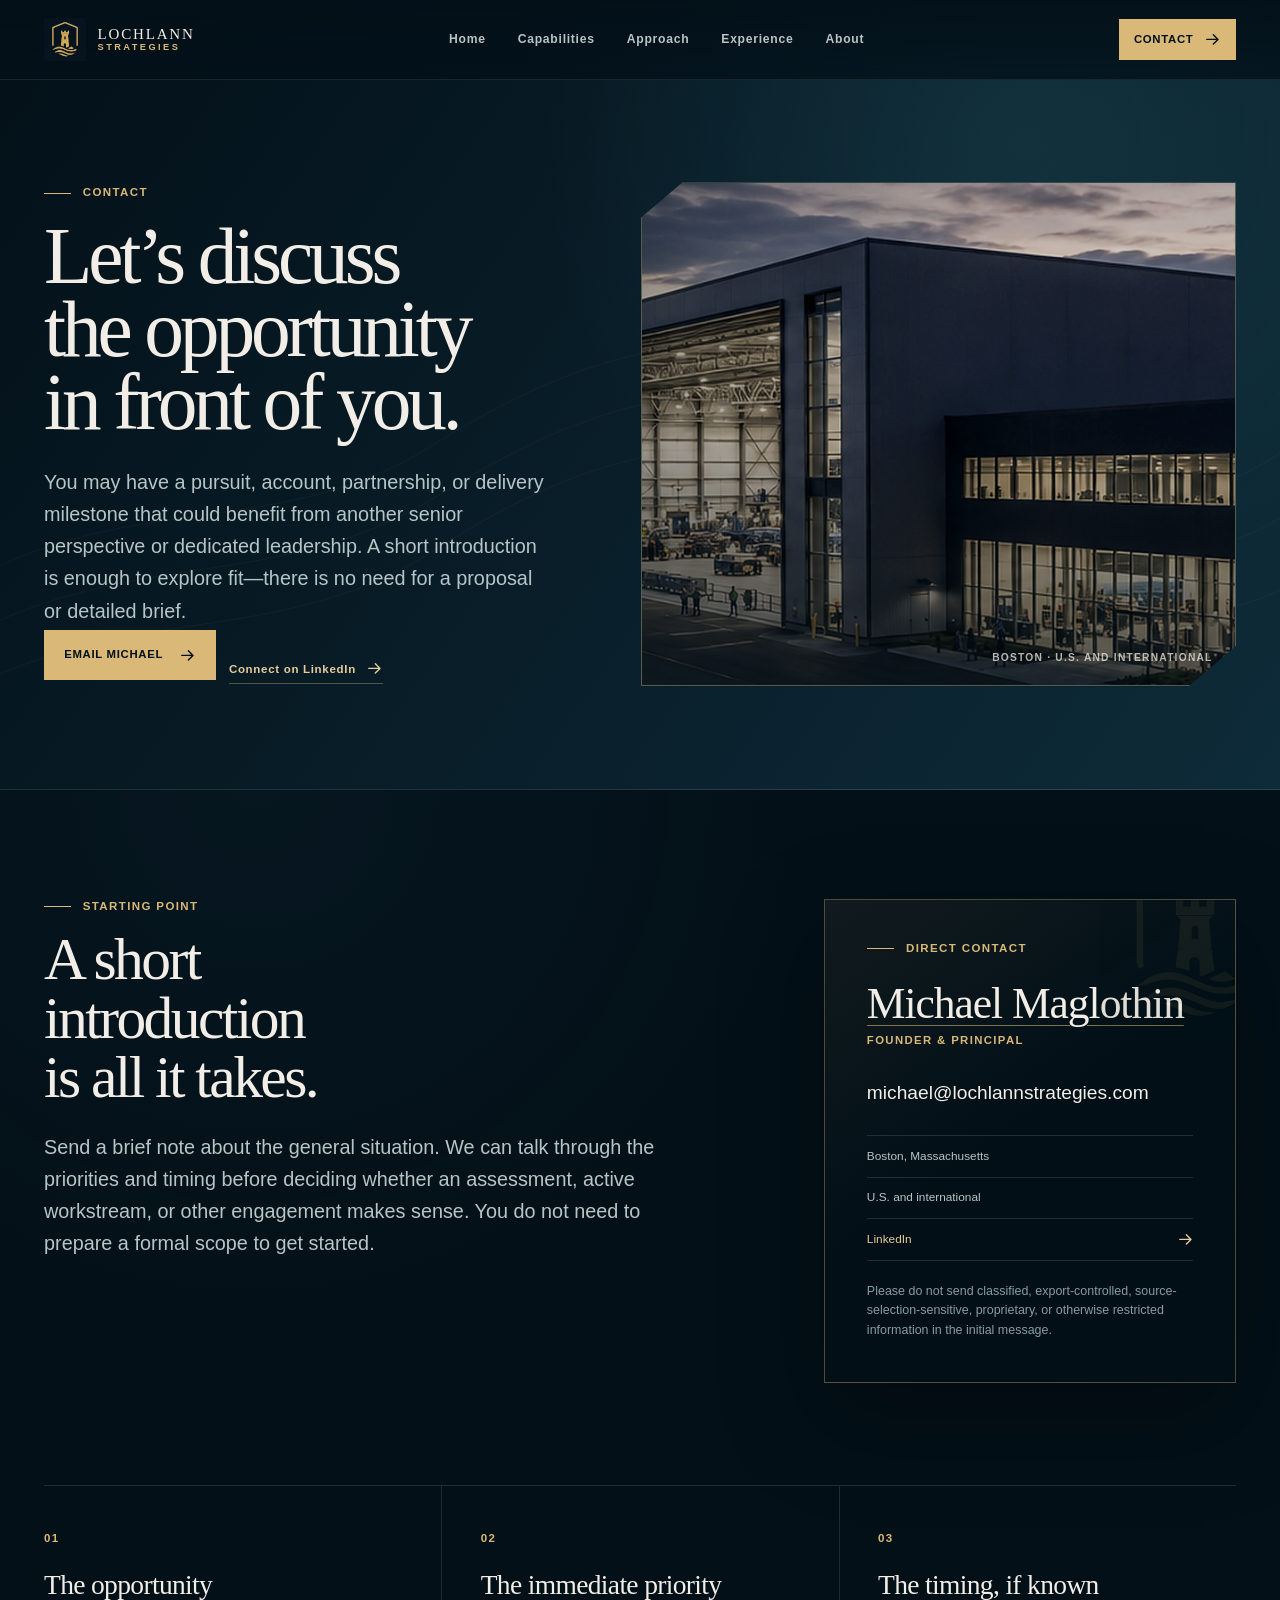
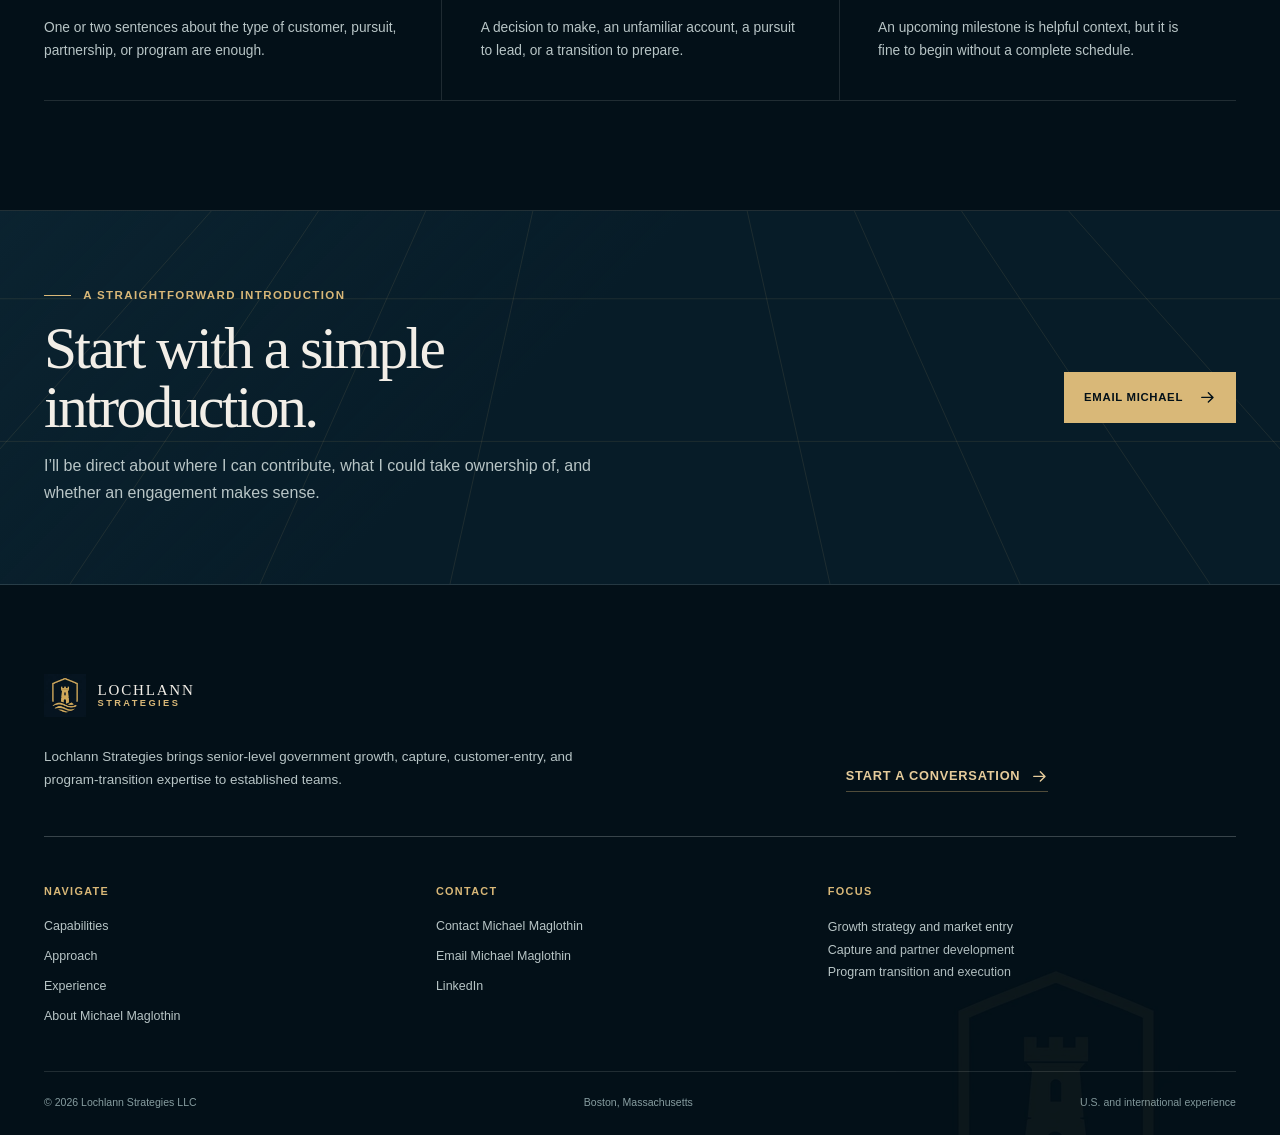
<file: contact.html>
<!doctype html>
    <html class="no-js" lang="en">
    <head>
      <meta charset="utf-8"/>
      <meta content="width=device-width, initial-scale=1" name="viewport"/>
      <script>document.documentElement.classList.replace('no-js', 'js');</script>
      <title>Contact Lochlann Strategies | Michael Maglothin</title>
      <meta content="Contact Michael Maglothin about a government growth, capture, market-entry, or program transition priority. A brief initial introduction is enough." name="description"/>
      <meta content="index, follow, max-image-preview:large" name="robots"/>
      <meta content="Michael J. Maglothin" name="author"/>
      <meta content="#06131d" name="theme-color"/>
      <meta content="dark" name="color-scheme"/>
      <link href="https://lochlannstrategies.com/contact.html" rel="canonical"/>
      <link as="image" href="assets/mission-facility-campus-v16-1.webp" imagesrcset="assets/mission-facility-campus-v17-2-mobile.webp 960w, assets/mission-facility-campus-v16-1.webp 1800w" imagesizes="(max-width: 700px) 100vw, 50vw" rel="preload"/>
      <meta content="website" property="og:type"/>
      <meta content="Lochlann Strategies" property="og:site_name"/>
      <meta content="Contact Lochlann Strategies | Michael Maglothin" property="og:title"/>
      <meta content="Contact Michael Maglothin about a government growth, capture, market-entry, or program transition priority. A brief initial introduction is enough." property="og:description"/>
      <meta content="https://lochlannstrategies.com/contact.html" property="og:url"/>
      <meta content="https://lochlannstrategies.com/assets/lochlann-share-preview-v17-2.jpg" property="og:image"/>
      <meta content="Lochlann Strategies brand preview with the message: Choose the right work. Win it. Deliver it." property="og:image:alt"/>
      <meta content="1200" property="og:image:width"/>
      <meta content="630" property="og:image:height"/>

      <meta content="summary_large_image" name="twitter:card"/>
      <meta content="Contact Lochlann Strategies | Michael Maglothin" name="twitter:title"/>
      <meta content="Contact Michael Maglothin about a government growth, capture, market-entry, or program transition priority. A brief initial introduction is enough." name="twitter:description"/>
      <meta content="https://lochlannstrategies.com/assets/lochlann-share-preview-v17-2.jpg" name="twitter:image"/>
      <meta content="Lochlann Strategies brand preview with the message: Choose the right work. Win it. Deliver it." name="twitter:image:alt"/>
      <link href="/assets/lochlann-favicon.ico" rel="icon" sizes="16x16 32x32 48x48 64x64 128x128 256x256" type="image/x-icon"/>
      <link href="/assets/lochlann-favicon-32.png" rel="icon" sizes="32x32" type="image/png"/>
      <link href="/assets/lochlann-favicon.png" rel="icon" sizes="96x96" type="image/png"/>
      <link href="/assets/lochlann-apple-touch-icon.png" rel="apple-touch-icon" sizes="180x180"/>
      <link href="site.webmanifest" rel="manifest"/>
      <link href="assets/lochlann-v17.2.2.css?v=20261122.1" rel="stylesheet"/>
      <link href="assets/lochlann-v17.4.0.css?v=20261122.1" rel="stylesheet"/>
      <script defer src="assets/lochlann-v17.4.0.js?v=17.4.0"></script>
      <script type="application/ld+json">
{
  "@context": "https://schema.org",
  "@graph": [
    {
      "@type": "ProfessionalService",
      "@id": "https://lochlannstrategies.com/#organization",
      "name": "Lochlann Strategies LLC",
      "alternateName": "Lochlann Strategies",
      "description": "Hands-on growth, capture, customer-entry, teaming, and program transition support for federal and international opportunities.",
      "url": "https://lochlannstrategies.com/",
      "logo": {
        "@type": "ImageObject",
        "url": "https://lochlannstrategies.com/assets/lochlann-emblem-dark.png",
        "width": 1024,
        "height": 1024
      },
      "email": "michael@lochlannstrategies.com",
      "founder": {
        "@id": "https://lochlannstrategies.com/about.html#person"
      },
      "address": {
        "@type": "PostalAddress",
        "addressLocality": "Boston",
        "addressRegion": "MA",
        "addressCountry": "US"
      },
      "areaServed": [
        {
          "@type": "Country",
          "name": "United States"
        },
        {
          "@type": "Place",
          "name": "International"
        }
      ],
      "knowsAbout": [
        "Growth strategy and operations",
        "Global sales operations and CRM governance",
        "Federal, defense, and security markets",
        "Capture management",
        "Partnerships and route-to-market",
        "Market and customer entry",
        "Complex program execution",
        "International business and delivery"
      ]
    },
    {
      "@type": "WebSite",
      "@id": "https://lochlannstrategies.com/#website",
      "url": "https://lochlannstrategies.com/",
      "name": "Lochlann Strategies",
      "publisher": {
        "@id": "https://lochlannstrategies.com/#organization"
      },
      "inLanguage": "en-US"
    },
    {
      "@type": "Person",
      "@id": "https://lochlannstrategies.com/about.html#person",
      "name": "Michael J. Maglothin",
      "alternateName": "Michael Maglothin",
      "jobTitle": "Founder & Principal",
      "description": "Government-customer and industry leader in growth strategy, capture, partnerships, global sales operations, and complex-program delivery.",
      "url": "https://lochlannstrategies.com/about.html",
      "worksFor": {
        "@id": "https://lochlannstrategies.com/#organization"
      },
      "sameAs": [
        "https://www.linkedin.com/in/maglothinm"
      ],
      "knowsAbout": [
        "Government requirements and acquisition",
        "Federal growth and capture",
        "Enterprise sales operations",
        "Salesforce and ERP integration",
        "Partner ecosystems",
        "AI-enabled operational technology",
        "Cloud and FedRAMP planning",
        "Complex program execution",
        "International business and delivery"
      ]
    },
    {
      "@type": "WebPage",
      "@id": "https://lochlannstrategies.com/contact.html#webpage",
      "url": "https://lochlannstrategies.com/contact.html",
      "name": "Contact Lochlann Strategies | Michael Maglothin",
      "description": "Contact Michael Maglothin about a government growth, capture, market-entry, or program transition priority. A brief initial introduction is enough.",
      "isPartOf": {
        "@id": "https://lochlannstrategies.com/#website"
      },
      "about": {
        "@id": "https://lochlannstrategies.com/#organization"
      },
      "dateModified": "2026-10-10T13:58:50Z",
      "inLanguage": "en-US"
    }
  ]
}
      </script>
    </head>
<body class="page-contact" data-page="contact">
<a class="skip-link" href="#main">Skip to content</a>
<header class="site-header" data-site-header="">
  <div aria-hidden="true" class="scroll-progress" data-scroll-progress=""></div>
  <div class="container header-inner">
    <a aria-label="Lochlann Strategies home" class="brand" href="/">
      <img alt="" height="46" src="assets/lochlann-emblem-dark.webp" width="46"/>
      <span class="brand-text"><strong>Lochlann</strong><small>Strategies</small></span>
    </a>
    <nav aria-label="Primary navigation" class="desktop-nav"><a href="/">Home</a><a href="services.html">Capabilities</a><a href="engagements.html">Approach</a><a href="experience.html">Experience</a><a href="about.html">About</a></nav>
    <a class="header-contact" aria-current="page" href="contact.html"><span>Contact</span><svg aria-hidden="true" class="icon-arrow" viewBox="0 0 18 18"><path d="M3 9h11M10 4l5 5-5 5"></path></svg></a>
    <button aria-controls="mobile-menu" aria-expanded="false" aria-label="Open navigation" class="menu-toggle" data-menu-toggle="" type="button">
      <span class="menu-line"></span><span class="menu-line"></span>
    </button>
  </div>
</header>
<div aria-label="Site navigation" aria-modal="true" class="mobile-drawer" data-mobile-menu="" hidden="" id="mobile-menu" role="dialog">
  <div class="container mobile-drawer-inner">
    <p class="mobile-kicker">Growth strategy · Capture · Execution</p>
    <nav aria-label="Mobile navigation" class="mobile-nav"><a href="/"><span class="mobile-nav-index">01</span><span>Home</span><svg aria-hidden="true" class="icon-arrow" viewBox="0 0 18 18"><path d="M3 9h11M10 4l5 5-5 5"></path></svg></a><a href="services.html"><span class="mobile-nav-index">02</span><span>Capabilities</span><svg aria-hidden="true" class="icon-arrow" viewBox="0 0 18 18"><path d="M3 9h11M10 4l5 5-5 5"></path></svg></a><a href="engagements.html"><span class="mobile-nav-index">03</span><span>Approach</span><svg aria-hidden="true" class="icon-arrow" viewBox="0 0 18 18"><path d="M3 9h11M10 4l5 5-5 5"></path></svg></a><a href="experience.html"><span class="mobile-nav-index">04</span><span>Experience</span><svg aria-hidden="true" class="icon-arrow" viewBox="0 0 18 18"><path d="M3 9h11M10 4l5 5-5 5"></path></svg></a><a href="about.html"><span class="mobile-nav-index">05</span><span>About</span><svg aria-hidden="true" class="icon-arrow" viewBox="0 0 18 18"><path d="M3 9h11M10 4l5 5-5 5"></path></svg></a><a aria-current="page" href="contact.html"><span class="mobile-nav-index">06</span><span>Contact</span><svg aria-hidden="true" class="icon-arrow" viewBox="0 0 18 18"><path d="M3 9h11M10 4l5 5-5 5"></path></svg></a></nav>
    <div class="mobile-contact">
      <a href="mailto:michael@lochlannstrategies.com">michael@lochlannstrategies.com</a>
      <span>Boston, Massachusetts</span>
    </div>
  </div>
</div>
<main id="main">
  <section class="page-hero page-hero-contact">
    <div aria-hidden="true" class="page-hero-contours"></div>
    <div class="container page-hero-grid">
      <div class="page-hero-copy" data-reveal=""><p class="eyebrow">Contact</p><h1>Let’s discuss the opportunity in front of you.</h1><p class="lead">You may have a pursuit, account, partnership, or delivery milestone that could benefit from another senior perspective or dedicated leadership. A short introduction is enough to explore fit—there is no need for a proposal or detailed brief.</p><div class="hero-actions"><a class="button" href="mailto:michael@lochlannstrategies.com?subject=Lochlann%20Strategies%20-%20Introductory%20Conversation"><span>Email Michael</span><svg aria-hidden="true" class="icon-arrow" viewBox="0 0 18 18"><path d="M3 9h11M10 4l5 5-5 5"></path></svg></a><a class="text-link contact-hero-email" href="https://www.linkedin.com/in/maglothinm" rel="noopener noreferrer">Connect on LinkedIn <svg aria-hidden="true" class="icon-arrow" viewBox="0 0 18 18"><path d="M3 9h11M10 4l5 5-5 5"></path></svg></a></div></div>
      <figure class="page-hero-image" data-reveal="right"><img alt="Secure mission facility campus" decoding="async" fetchpriority="high" height="1125" src="assets/mission-facility-campus-v16-1.webp" width="1800"/><figcaption>Boston · U.S. and international</figcaption></figure>
    </div>
  </section>

  <section class="section surface-deep">
    <div class="container">
      <div class="contact-layout">
        <div class="contact-question" data-reveal=""><p class="eyebrow">Starting point</p><h2>A short introduction is all it takes.</h2><p class="lead">Send a brief note about the general situation. We can talk through the priorities and timing before deciding whether an assessment, active workstream, or other engagement makes sense. You do not need to prepare a formal scope to get started.</p></div>
        <aside class="contact-card" data-reveal="right"><img alt="" class="contact-card-mark" height="320" src="assets/lochlann-emblem-dark.webp" width="320"/><p class="eyebrow">Direct contact</p><h3><a class="person-mention" href="about.html">Michael Maglothin</a></h3><span class="contact-role">Founder &amp; Principal</span><a class="contact-email" href="mailto:michael@lochlannstrategies.com">michael@lochlannstrategies.com</a><div class="contact-links"><span>Boston, Massachusetts</span><span>U.S. and international</span><a href="https://www.linkedin.com/in/maglothinm" rel="noopener noreferrer"><span>LinkedIn</span><svg aria-hidden="true" class="icon-arrow" viewBox="0 0 18 18"><path d="M3 9h11M10 4l5 5-5 5"></path></svg></a></div><p class="small-note">Please do not send classified, export-controlled, source-selection-sensitive, proprietary, or otherwise restricted information in the initial message.</p></aside>
      </div>
      <div class="contact-prompts">
        <article data-reveal=""><span class="index">01</span><h3>The opportunity</h3><p>One or two sentences about the type of customer, pursuit, partnership, or program are enough.</p></article>
        <article data-reveal=""><span class="index">02</span><h3>The immediate priority</h3><p>A decision to make, an unfamiliar account, a pursuit to lead, or a transition to prepare.</p></article>
        <article data-reveal=""><span class="index">03</span><h3>The timing, if known</h3><p>An upcoming milestone is helpful context, but it is fine to begin without a complete schedule.</p></article>
      </div>
    </div>
  </section>

  <section class="contact-closing surface-navy"><div aria-hidden="true" class="contact-closing-grid"></div><div class="container contact-closing-inner" data-reveal=""><div><p class="eyebrow">A straightforward introduction</p><h2>Start with a simple introduction.</h2><p>I’ll be direct about where I can contribute, what I could take ownership of, and whether an engagement makes sense.</p></div><a class="button" href="mailto:michael@lochlannstrategies.com?subject=Lochlann%20Strategies%20-%20Introductory%20Conversation"><span>Email Michael</span><svg aria-hidden="true" class="icon-arrow" viewBox="0 0 18 18"><path d="M3 9h11M10 4l5 5-5 5"></path></svg></a></div></section>
</main>
<footer class="site-footer">
  <div aria-hidden="true" class="footer-watermark"><img alt="" height="320" src="assets/lochlann-emblem-dark.webp" width="320"/></div>
  <div class="container">
    <div class="footer-top">
      <div class="footer-intro">
        <a aria-label="Lochlann Strategies home" class="brand" href="/"><img alt="" height="46" src="assets/lochlann-emblem-dark.webp" width="46"/><span class="brand-text"><strong>Lochlann</strong><small>Strategies</small></span></a>
        <p>Lochlann Strategies brings senior-level government growth, capture, customer-entry, and program-transition expertise to established teams.</p>
      </div>
      <a class="text-link text-link-large" href="contact.html">Start a conversation <svg aria-hidden="true" class="icon-arrow" viewBox="0 0 18 18"><path d="M3 9h11M10 4l5 5-5 5"></path></svg></a>
    </div>
    <div class="footer-grid">
      <div><p class="footer-heading">Navigate</p><nav aria-label="Footer navigation" class="footer-nav"><a href="services.html">Capabilities</a><a href="engagements.html">Approach</a><a href="experience.html">Experience</a><a href="about.html">About Michael Maglothin</a></nav></div>
      <div><p class="footer-heading">Contact</p><nav aria-label="Contact links" class="footer-nav"><a href="contact.html">Contact Michael Maglothin</a><a href="mailto:michael@lochlannstrategies.com">Email Michael Maglothin</a><a href="https://www.linkedin.com/in/maglothinm" rel="noopener noreferrer">LinkedIn</a></nav></div>
      <div class="footer-positioning"><p class="footer-heading">Focus</p><p>Growth strategy and market entry<br/>Capture and partner development<br/>Program transition and execution</p></div>
    </div>
    <div class="footer-bottom"><span>© <span data-current-year="">2026</span> Lochlann Strategies LLC</span><span>Boston, Massachusetts</span><span>U.S. and international experience</span></div>
  </div>
</footer>

</body>
</html>
</file>
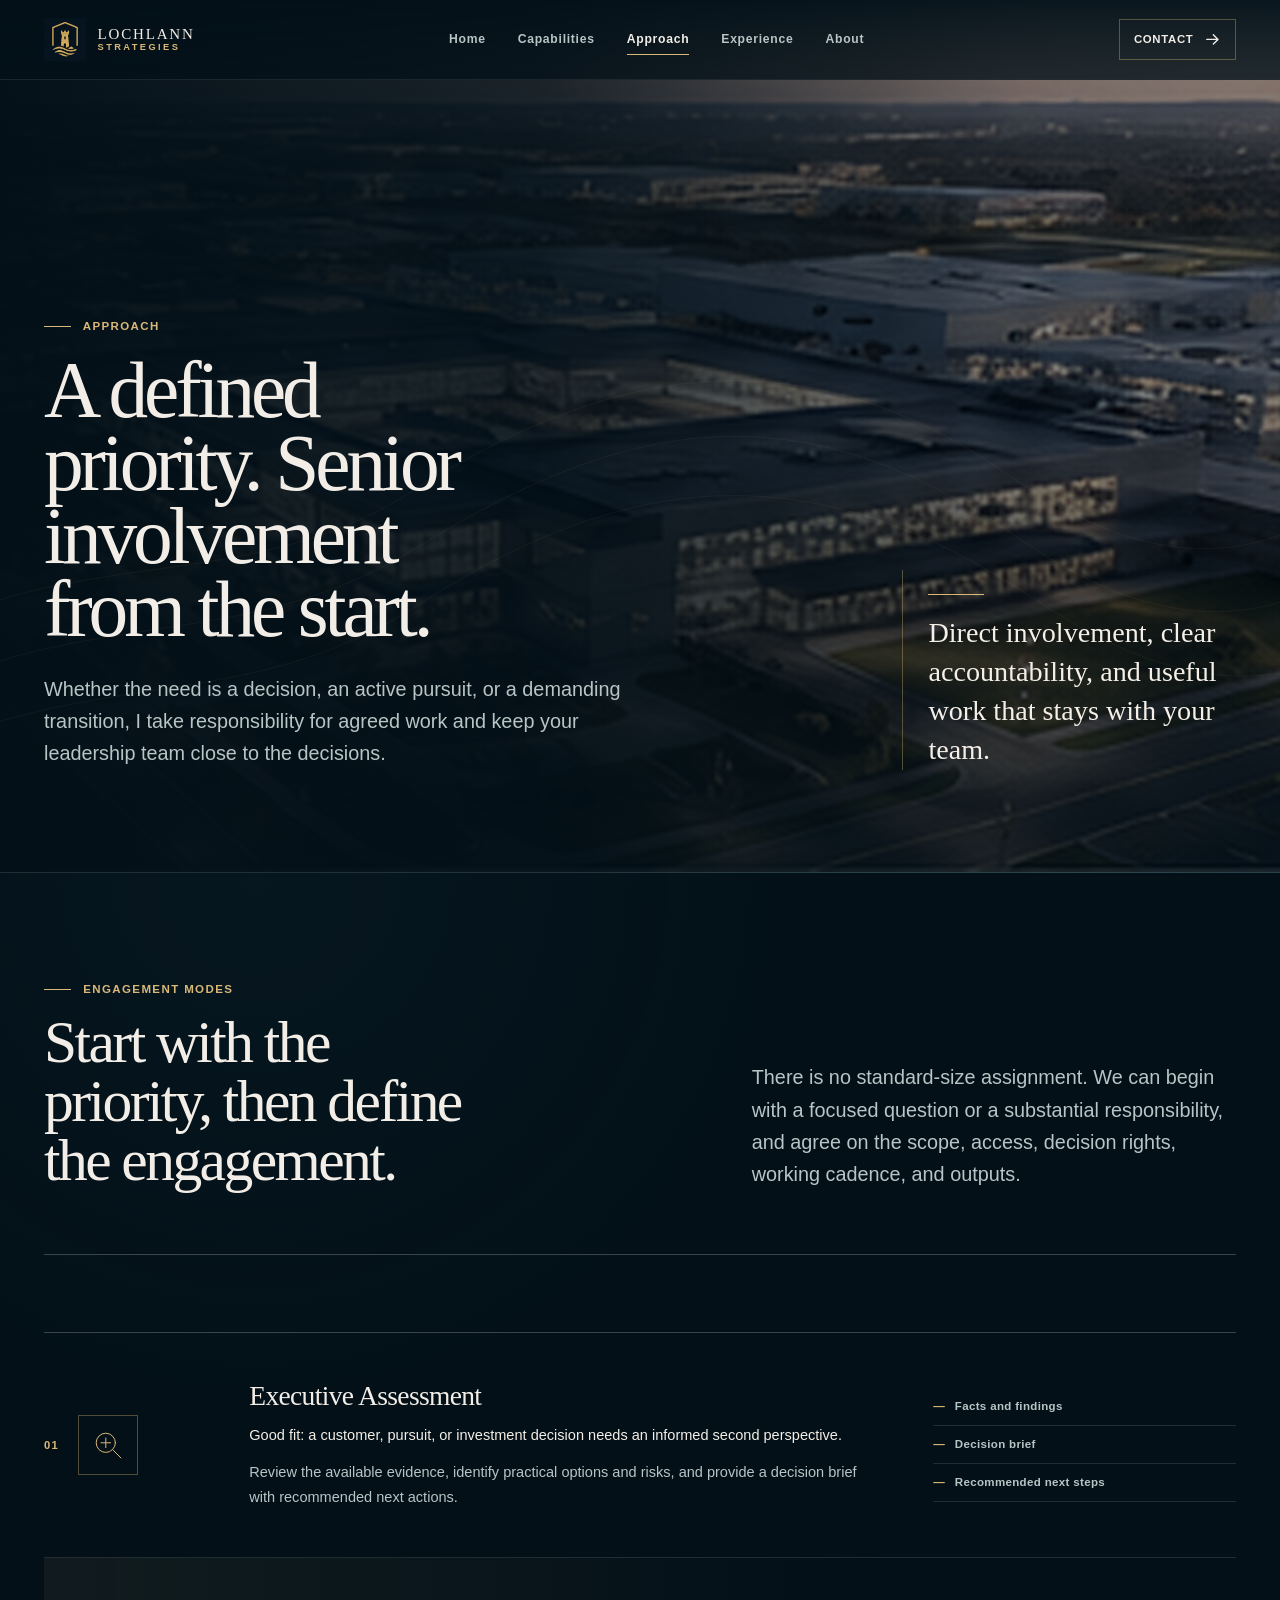
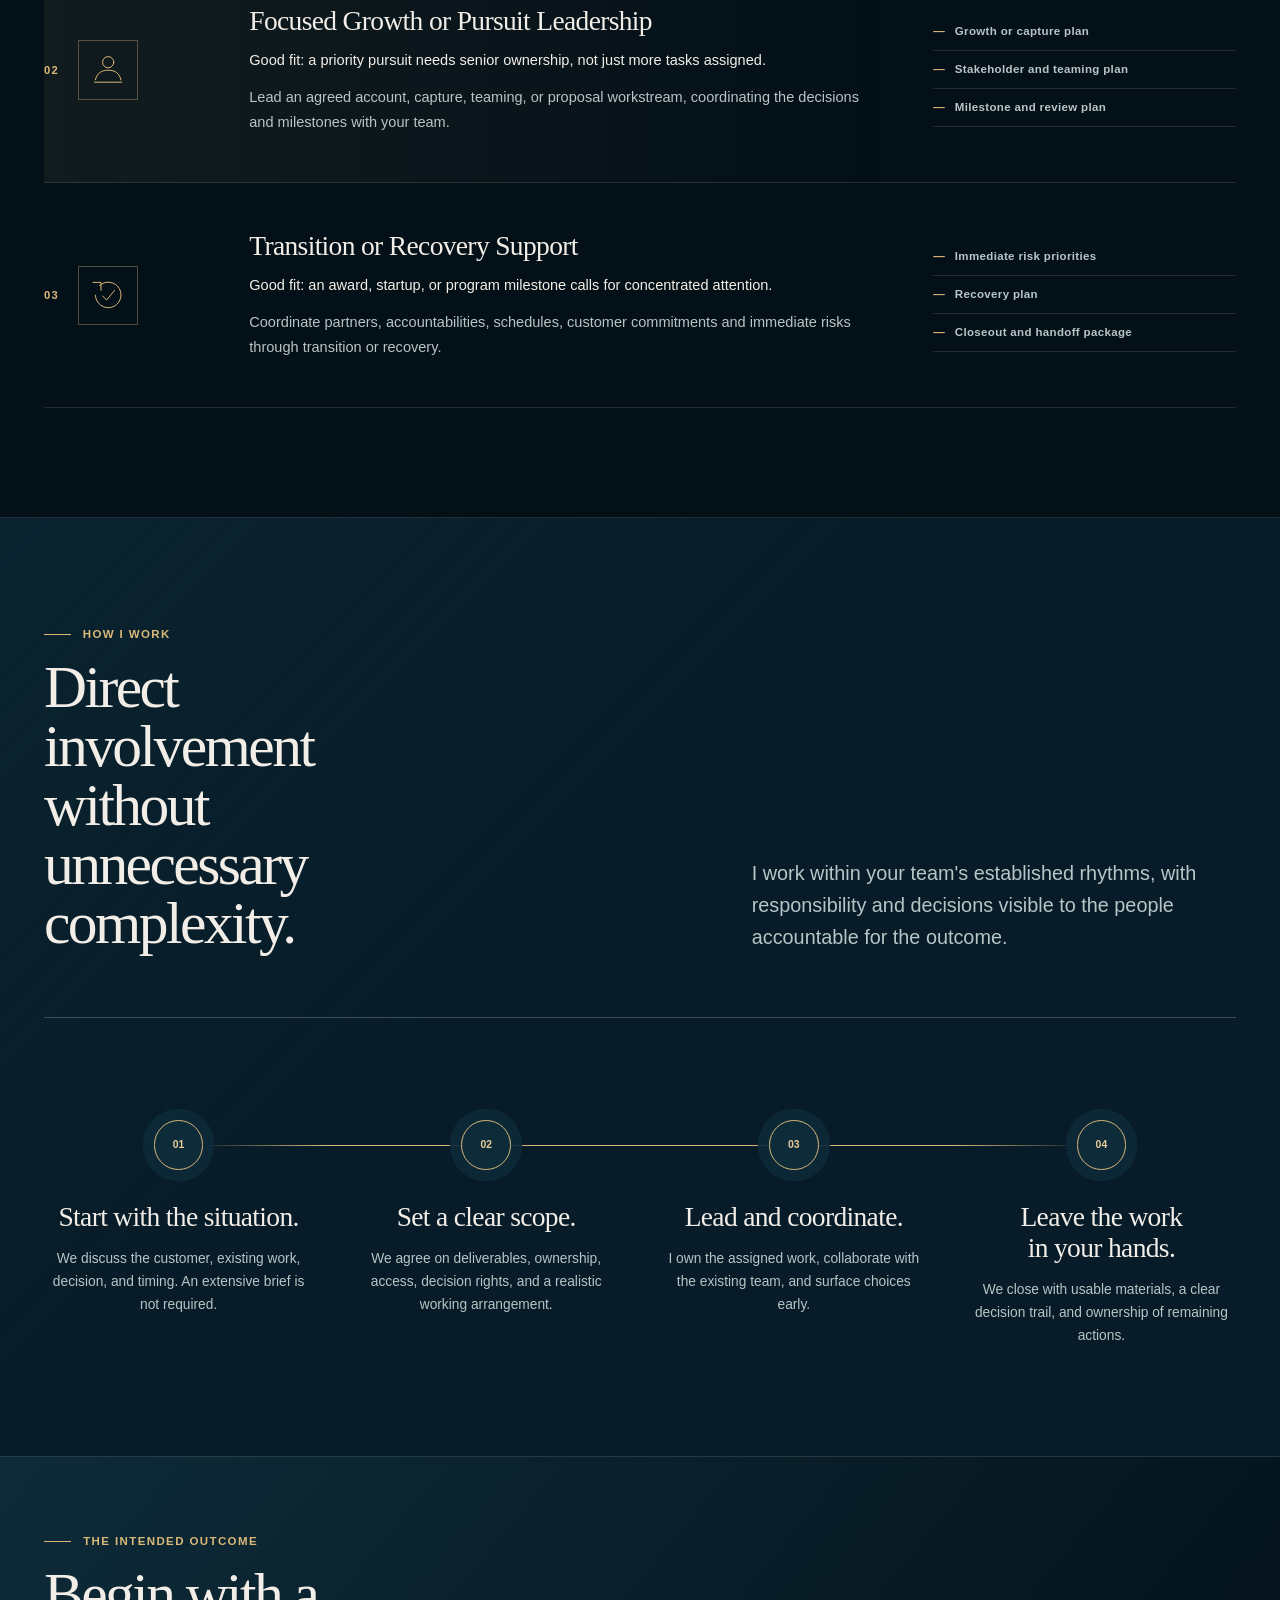
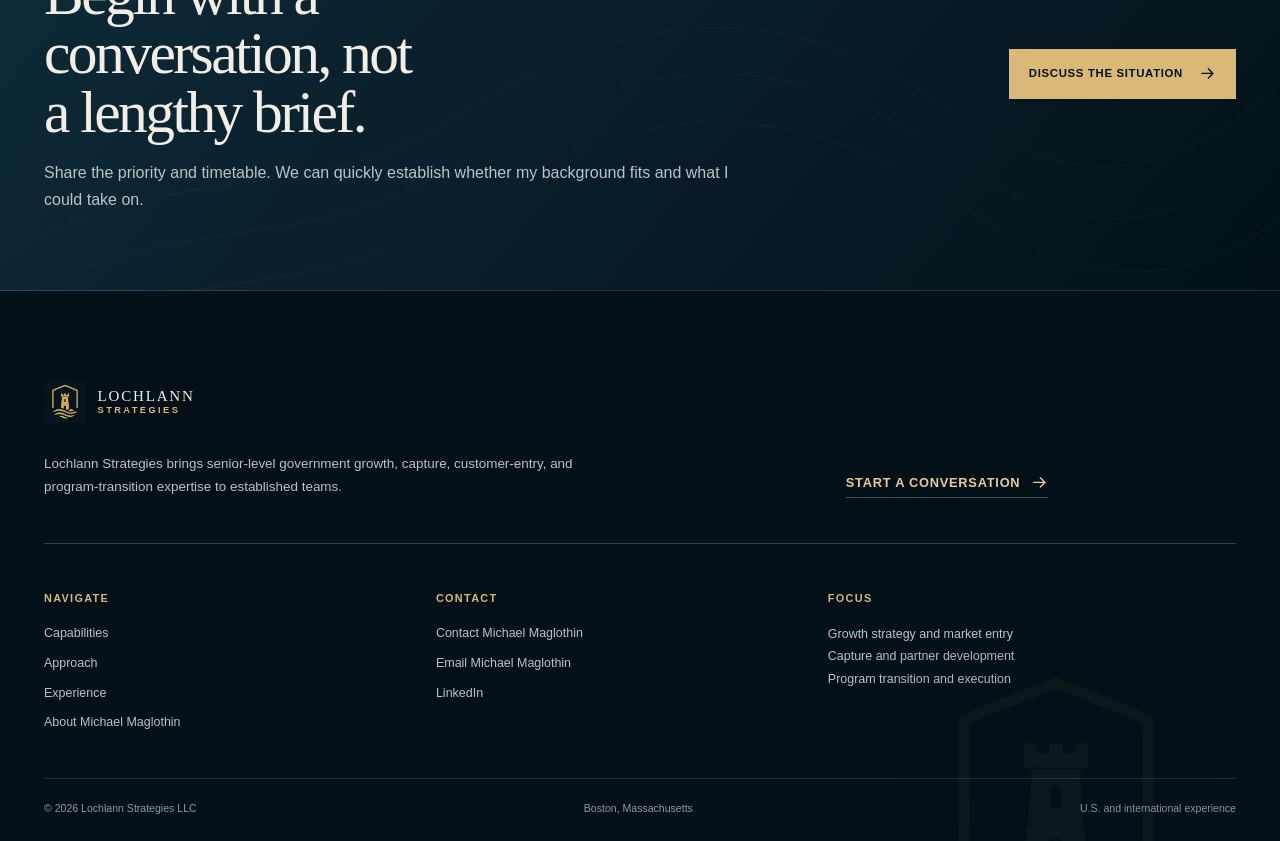
<file: engagements.html>
<!doctype html>
    <html class="no-js" lang="en">
    <head>
      <meta charset="utf-8"/>
      <meta content="width=device-width, initial-scale=1" name="viewport"/>
      <script>document.documentElement.classList.replace('no-js', 'js');</script>
      <title>Working With Lochlann | Senior Growth &amp; Capture Support</title>
      <meta content="Engage Michael Maglothin directly for a focused assessment, accountable growth or capture leadership, or a government program transition." name="description"/>
      <meta content="index, follow, max-image-preview:large" name="robots"/>
      <meta content="Michael J. Maglothin" name="author"/>
      <meta content="#06131d" name="theme-color"/>
      <meta content="dark" name="color-scheme"/>
      <link href="https://lochlannstrategies.com/engagements.html" rel="canonical"/>
      <link as="image" href="assets/mission-campus-aerial-v16-1.webp" imagesrcset="assets/mission-campus-aerial-v17-2-mobile.webp 960w, assets/mission-campus-aerial-v16-1.webp 1800w" imagesizes="100vw" rel="preload"/>
      <meta content="website" property="og:type"/>
      <meta content="Lochlann Strategies" property="og:site_name"/>
      <meta content="Working With Lochlann | Senior Growth &amp; Capture Support" property="og:title"/>
      <meta content="Engage Michael Maglothin directly for a focused assessment, accountable growth or capture leadership, or a government program transition." property="og:description"/>
      <meta content="https://lochlannstrategies.com/engagements.html" property="og:url"/>
      <meta content="https://lochlannstrategies.com/assets/lochlann-share-preview-v17-2.jpg" property="og:image"/>
      <meta content="Lochlann Strategies brand preview with the message: Choose the right work. Win it. Deliver it." property="og:image:alt"/>
      <meta content="1200" property="og:image:width"/>
      <meta content="630" property="og:image:height"/>

      <meta content="summary_large_image" name="twitter:card"/>
      <meta content="Working With Lochlann | Senior Growth &amp; Capture Support" name="twitter:title"/>
      <meta content="Engage Michael Maglothin directly for a focused assessment, accountable growth or capture leadership, or a government program transition." name="twitter:description"/>
      <meta content="https://lochlannstrategies.com/assets/lochlann-share-preview-v17-2.jpg" name="twitter:image"/>
      <meta content="Lochlann Strategies brand preview with the message: Choose the right work. Win it. Deliver it." name="twitter:image:alt"/>
      <link href="/assets/lochlann-favicon.ico" rel="icon" sizes="16x16 32x32 48x48 64x64 128x128 256x256" type="image/x-icon"/>
      <link href="/assets/lochlann-favicon-32.png" rel="icon" sizes="32x32" type="image/png"/>
      <link href="/assets/lochlann-favicon.png" rel="icon" sizes="96x96" type="image/png"/>
      <link href="/assets/lochlann-apple-touch-icon.png" rel="apple-touch-icon" sizes="180x180"/>
      <link href="site.webmanifest" rel="manifest"/>
      <link href="assets/lochlann-v17.2.2.css?v=20261122.1" rel="stylesheet"/>
      <link href="assets/lochlann-v17.4.0.css?v=20261122.1" rel="stylesheet"/>
      <script defer src="assets/lochlann-v17.4.0.js?v=17.4.0"></script>
      <script type="application/ld+json">
{
  "@context": "https://schema.org",
  "@graph": [
    {
      "@type": "ProfessionalService",
      "@id": "https://lochlannstrategies.com/#organization",
      "name": "Lochlann Strategies LLC",
      "alternateName": "Lochlann Strategies",
      "description": "Hands-on growth, capture, customer-entry, teaming, and program transition support for federal and international opportunities.",
      "url": "https://lochlannstrategies.com/",
      "logo": {
        "@type": "ImageObject",
        "url": "https://lochlannstrategies.com/assets/lochlann-emblem-dark.png",
        "width": 1024,
        "height": 1024
      },
      "email": "michael@lochlannstrategies.com",
      "founder": {
        "@id": "https://lochlannstrategies.com/about.html#person"
      },
      "address": {
        "@type": "PostalAddress",
        "addressLocality": "Boston",
        "addressRegion": "MA",
        "addressCountry": "US"
      },
      "areaServed": [
        {
          "@type": "Country",
          "name": "United States"
        },
        {
          "@type": "Place",
          "name": "International"
        }
      ],
      "knowsAbout": [
        "Growth strategy and operations",
        "Global sales operations and CRM governance",
        "Federal, defense, and security markets",
        "Capture management",
        "Partnerships and route-to-market",
        "Market and customer entry",
        "Complex program execution",
        "International business and delivery"
      ]
    },
    {
      "@type": "WebSite",
      "@id": "https://lochlannstrategies.com/#website",
      "url": "https://lochlannstrategies.com/",
      "name": "Lochlann Strategies",
      "publisher": {
        "@id": "https://lochlannstrategies.com/#organization"
      },
      "inLanguage": "en-US"
    },
    {
      "@type": "Person",
      "@id": "https://lochlannstrategies.com/about.html#person",
      "name": "Michael J. Maglothin",
      "alternateName": "Michael Maglothin",
      "jobTitle": "Founder & Principal",
      "description": "Government-customer and industry leader in growth strategy, capture, partnerships, global sales operations, and complex-program delivery.",
      "url": "https://lochlannstrategies.com/about.html",
      "worksFor": {
        "@id": "https://lochlannstrategies.com/#organization"
      },
      "sameAs": [
        "https://www.linkedin.com/in/maglothinm"
      ],
      "knowsAbout": [
        "Government requirements and acquisition",
        "Federal growth and capture",
        "Enterprise sales operations",
        "Salesforce and ERP integration",
        "Partner ecosystems",
        "AI-enabled operational technology",
        "Cloud and FedRAMP planning",
        "Complex program execution",
        "International business and delivery"
      ]
    },
    {
      "@type": "WebPage",
      "@id": "https://lochlannstrategies.com/engagements.html#webpage",
      "url": "https://lochlannstrategies.com/engagements.html",
      "name": "Working With Lochlann | Senior Growth & Capture Support",
      "description": "Engage Michael Maglothin directly for a focused assessment, accountable growth or capture leadership, or a government program transition.",
      "isPartOf": {
        "@id": "https://lochlannstrategies.com/#website"
      },
      "about": {
        "@id": "https://lochlannstrategies.com/#organization"
      },
      "dateModified": "2026-11-22T11:14:37-05:00",
      "inLanguage": "en-US"
    }
  ]
}
      </script>
    </head>
<body class="page-engagements" data-page="engagements">
<a class="skip-link" href="#main">Skip to content</a>
<header class="site-header" data-site-header="">
  <div aria-hidden="true" class="scroll-progress" data-scroll-progress=""></div>
  <div class="container header-inner">
    <a aria-label="Lochlann Strategies home" class="brand" href="/">
      <img alt="" height="46" src="assets/lochlann-emblem-dark.webp" width="46"/>
      <span class="brand-text"><strong>Lochlann</strong><small>Strategies</small></span>
    </a>
    <nav aria-label="Primary navigation" class="desktop-nav"><a href="/">Home</a><a href="services.html">Capabilities</a><a aria-current="page" href="engagements.html">Approach</a><a href="experience.html">Experience</a><a href="about.html">About</a></nav>
    <a class="header-contact" href="contact.html"><span>Contact</span><svg aria-hidden="true" class="icon-arrow" viewBox="0 0 18 18"><path d="M3 9h11M10 4l5 5-5 5"></path></svg></a>
    <button aria-controls="mobile-menu" aria-expanded="false" aria-label="Open navigation" class="menu-toggle" data-menu-toggle="" type="button">
      <span class="menu-line"></span><span class="menu-line"></span>
    </button>
  </div>
</header>
<div aria-label="Site navigation" aria-modal="true" class="mobile-drawer" data-mobile-menu="" hidden="" id="mobile-menu" role="dialog">
  <div class="container mobile-drawer-inner">
    <p class="mobile-kicker">Growth strategy · Capture · Execution</p>
    <nav aria-label="Mobile navigation" class="mobile-nav"><a href="/"><span class="mobile-nav-index">01</span><span>Home</span><svg aria-hidden="true" class="icon-arrow" viewBox="0 0 18 18"><path d="M3 9h11M10 4l5 5-5 5"></path></svg></a><a href="services.html"><span class="mobile-nav-index">02</span><span>Capabilities</span><svg aria-hidden="true" class="icon-arrow" viewBox="0 0 18 18"><path d="M3 9h11M10 4l5 5-5 5"></path></svg></a><a aria-current="page" href="engagements.html"><span class="mobile-nav-index">03</span><span>Approach</span><svg aria-hidden="true" class="icon-arrow" viewBox="0 0 18 18"><path d="M3 9h11M10 4l5 5-5 5"></path></svg></a><a href="experience.html"><span class="mobile-nav-index">04</span><span>Experience</span><svg aria-hidden="true" class="icon-arrow" viewBox="0 0 18 18"><path d="M3 9h11M10 4l5 5-5 5"></path></svg></a><a href="about.html"><span class="mobile-nav-index">05</span><span>About</span><svg aria-hidden="true" class="icon-arrow" viewBox="0 0 18 18"><path d="M3 9h11M10 4l5 5-5 5"></path></svg></a><a href="contact.html"><span class="mobile-nav-index">06</span><span>Contact</span><svg aria-hidden="true" class="icon-arrow" viewBox="0 0 18 18"><path d="M3 9h11M10 4l5 5-5 5"></path></svg></a></nav>
    <div class="mobile-contact">
      <a href="mailto:michael@lochlannstrategies.com">michael@lochlannstrategies.com</a>
      <span>Boston, Massachusetts</span>
    </div>
  </div>
</div>
<main id="main">
  <section class="page-hero page-hero-cinematic">
    <div class="page-hero-background"><img alt="Secure mission campus viewed from above" decoding="async" fetchpriority="high" height="1125" src="assets/mission-campus-aerial-v16-1.webp" width="1800"/></div>
    <div aria-hidden="true" class="page-hero-contours"></div>
    <div class="container page-hero-cinematic-inner">
      <div class="page-hero-copy" data-reveal=""><p class="eyebrow">Approach</p><h1>A defined priority. Senior involvement from the start.</h1><p class="lead">Whether the need is a decision, an active pursuit, or a demanding transition, I take responsibility for agreed work and keep your leadership team close to the decisions.</p></div>
      <aside class="hero-principle" data-reveal="right"><span class="hero-principle-line"></span><p>Direct involvement, clear accountability, and useful work that stays with your team.</p></aside>
    </div>
  </section>

  <section class="section surface-deep" id="engagement-modes">
    <div class="container">
      <div class="section-intro section-intro-wide" data-reveal=""><div><p class="eyebrow">Engagement modes</p><h2>Start with the priority, then define the engagement.</h2></div><p class="lead">There is no standard-size assignment. We can begin with a focused question or a substantial responsibility, and agree on the scope, access, decision rights, working cadence, and outputs.</p></div>
      <div class="mode-stack"><article class="mode-card" data-reveal="" id="executive-assessment"><div class="mode-index"><span>01</span><div class="mode-icon"><svg aria-hidden="true" viewBox="0 0 48 48"><circle cx="21" cy="21" r="12"></circle><path d="M30 30l10 10M15 21h12M21 15v12"></path></svg></div></div><div class="mode-main"><h3>Executive Assessment</h3><p class="mode-fit">Good fit: a customer, pursuit, or investment decision needs an informed second perspective.</p><p>Review the available evidence, identify practical options and risks, and provide a decision brief with recommended next actions.</p></div><ul class="mode-outputs"><li>Facts and findings</li><li>Decision brief</li><li>Recommended next steps</li></ul></article><article class="mode-card mode-card-featured" data-reveal="" id="growth-pursuit-leadership"><div class="mode-index"><span>02</span><div class="mode-icon"><svg aria-hidden="true" viewBox="0 0 48 48"><path d="M8 36c2-8 7-12 16-12s14 4 16 12"></path><circle cx="24" cy="14" r="7"></circle><path d="M7 39h34"></path></svg></div></div><div class="mode-main"><h3>Focused Growth or Pursuit Leadership</h3><p class="mode-fit">Good fit: a priority pursuit needs senior ownership, not just more tasks assigned.</p><p>Lead an agreed account, capture, teaming, or proposal workstream, coordinating the decisions and milestones with your team.</p></div><ul class="mode-outputs"><li>Growth or capture plan</li><li>Stakeholder and teaming plan</li><li>Milestone and review plan</li></ul></article><article class="mode-card" data-reveal="" id="transition-recovery"><div class="mode-index"><span>03</span><div class="mode-icon"><svg aria-hidden="true" viewBox="0 0 48 48"><path d="M8 24a16 16 0 1 0 5-12"></path><path d="M5 8h10v10"></path><path d="M17 25l5 5 10-12"></path></svg></div></div><div class="mode-main"><h3>Transition or Recovery Support</h3><p class="mode-fit">Good fit: an award, startup, or program milestone calls for concentrated attention.</p><p>Coordinate partners, accountabilities, schedules, customer commitments and immediate risks through transition or recovery.</p></div><ul class="mode-outputs"><li>Immediate risk priorities</li><li>Recovery plan</li><li>Closeout and handoff package</li></ul></article></div>
    </div>
  </section>

  <section class="section surface-navy">
    <div class="container">
      <div class="section-intro" data-reveal=""><div><p class="eyebrow">How I work</p><h2>Direct involvement without unnecessary complexity.</h2></div><p class="lead">I work within your team's established rhythms, with responsibility and decisions visible to the people accountable for the outcome.</p></div>
      <div class="cadence-path"><div aria-hidden="true" class="cadence-line"></div>
        <article data-reveal=""><span class="cadence-node">01</span><h3>Start with the situation.</h3><p>We discuss the customer, existing work, decision, and timing. An extensive brief is not required.</p></article>
        <article data-reveal=""><span class="cadence-node">02</span><h3>Set a clear scope.</h3><p>We agree on deliverables, ownership, access, decision rights, and a realistic working arrangement.</p></article>
        <article data-reveal=""><span class="cadence-node">03</span><h3>Lead and coordinate.</h3><p>I own the assigned work, collaborate with the existing team, and surface choices early.</p></article>
        <article data-reveal=""><span class="cadence-node">04</span><h3>Leave the work in your hands.</h3><p>We close with usable materials, a clear decision trail, and ownership of remaining actions.</p></article>
      </div>
    </div>
  </section>

  

  <section class="cta cta-cinematic"><div aria-hidden="true" class="cta-contours"></div><div class="container cta-inner" data-reveal=""><div><p class="eyebrow">The intended outcome</p><h2>Begin with a conversation, not a lengthy brief.</h2><p>Share the priority and timetable. We can quickly establish whether my background fits and what I could take on.</p></div><a class="button" href="contact.html"><span>Discuss the situation</span><svg aria-hidden="true" class="icon-arrow" viewBox="0 0 18 18"><path d="M3 9h11M10 4l5 5-5 5"></path></svg></a></div></section>
</main>
<footer class="site-footer">
  <div aria-hidden="true" class="footer-watermark"><img alt="" height="320" src="assets/lochlann-emblem-dark.webp" width="320"/></div>
  <div class="container">
    <div class="footer-top">
      <div class="footer-intro">
        <a aria-label="Lochlann Strategies home" class="brand" href="/"><img alt="" height="46" src="assets/lochlann-emblem-dark.webp" width="46"/><span class="brand-text"><strong>Lochlann</strong><small>Strategies</small></span></a>
        <p>Lochlann Strategies brings senior-level government growth, capture, customer-entry, and program-transition expertise to established teams.</p>
      </div>
      <a class="text-link text-link-large" href="contact.html">Start a conversation <svg aria-hidden="true" class="icon-arrow" viewBox="0 0 18 18"><path d="M3 9h11M10 4l5 5-5 5"></path></svg></a>
    </div>
    <div class="footer-grid">
      <div><p class="footer-heading">Navigate</p><nav aria-label="Footer navigation" class="footer-nav"><a href="services.html">Capabilities</a><a href="engagements.html">Approach</a><a href="experience.html">Experience</a><a href="about.html">About Michael Maglothin</a></nav></div>
      <div><p class="footer-heading">Contact</p><nav aria-label="Contact links" class="footer-nav"><a href="contact.html">Contact Michael Maglothin</a><a href="mailto:michael@lochlannstrategies.com">Email Michael Maglothin</a><a href="https://www.linkedin.com/in/maglothinm" rel="noopener noreferrer">LinkedIn</a></nav></div>
      <div class="footer-positioning"><p class="footer-heading">Focus</p><p>Growth strategy and market entry<br/>Capture and partner development<br/>Program transition and execution</p></div>
    </div>
    <div class="footer-bottom"><span>© <span data-current-year="">2026</span> Lochlann Strategies LLC</span><span>Boston, Massachusetts</span><span>U.S. and international experience</span></div>
  </div>
</footer>

</body>
</html>
</file>
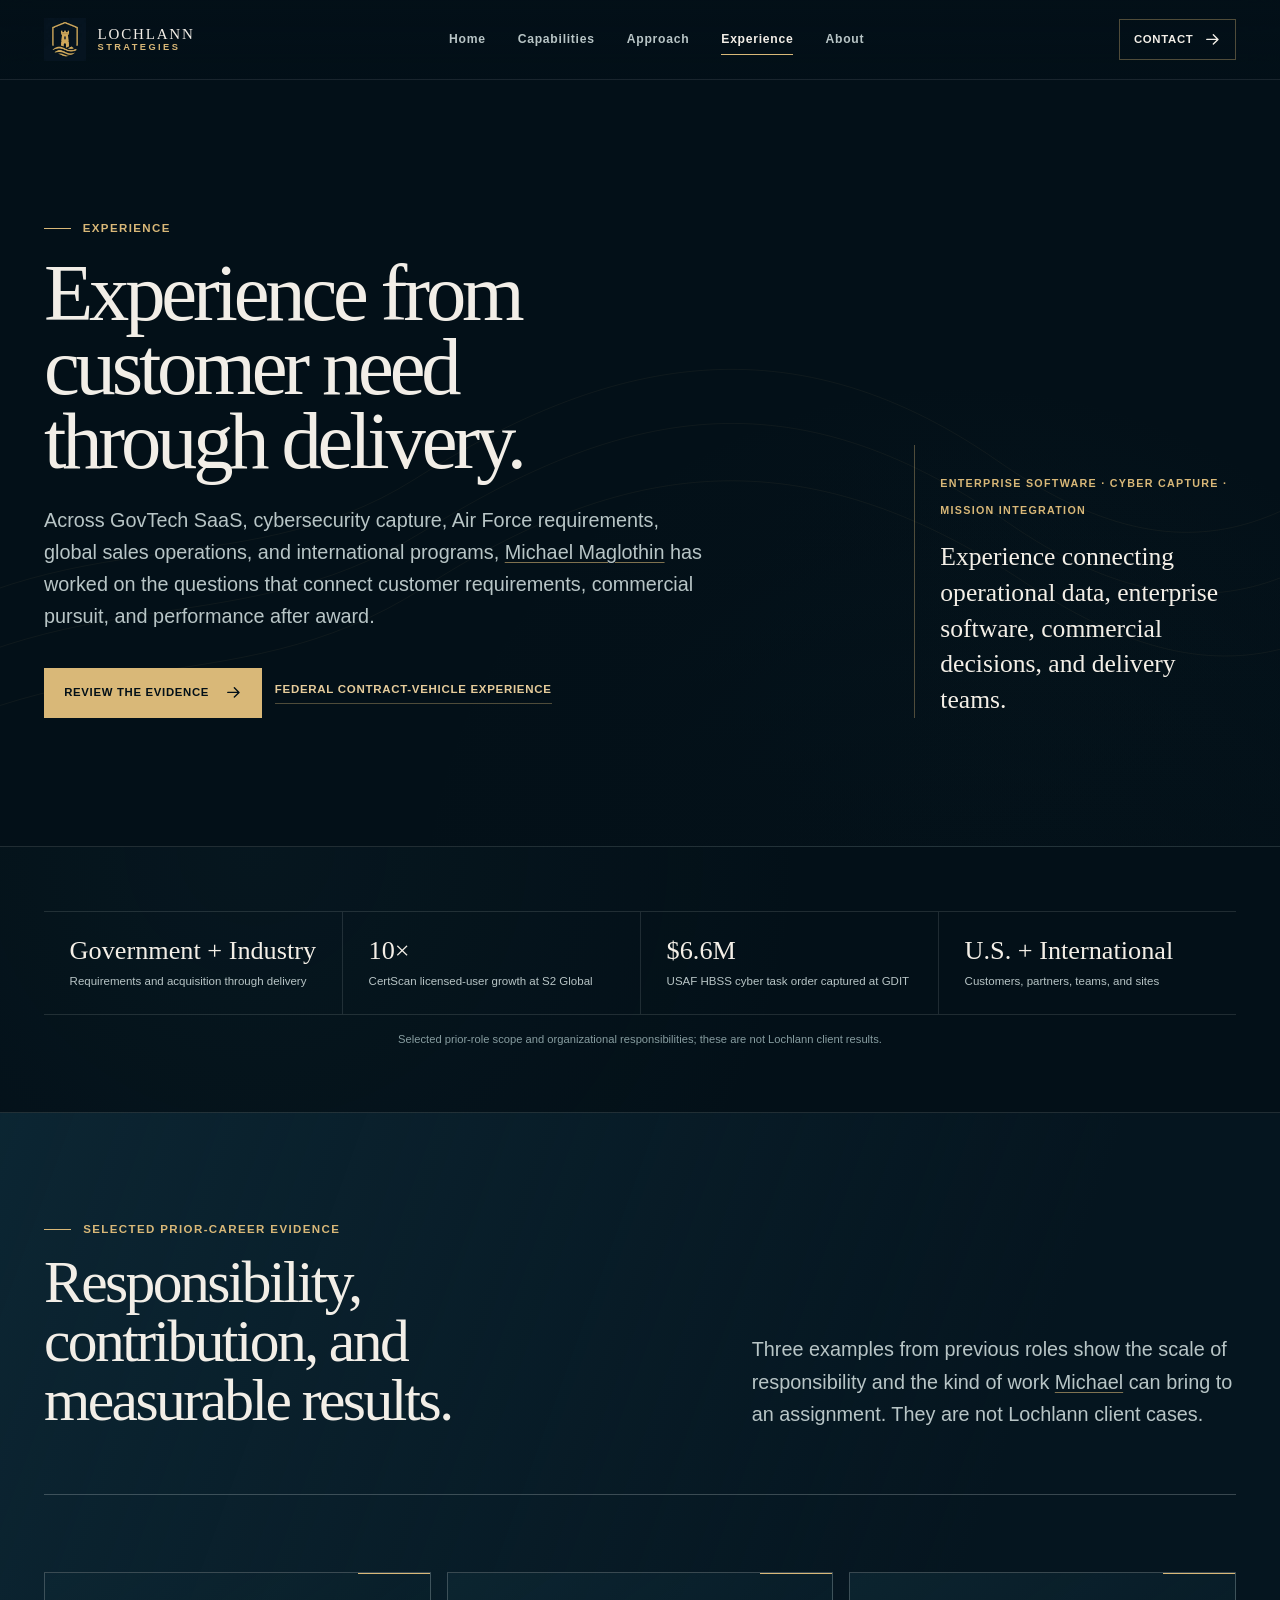
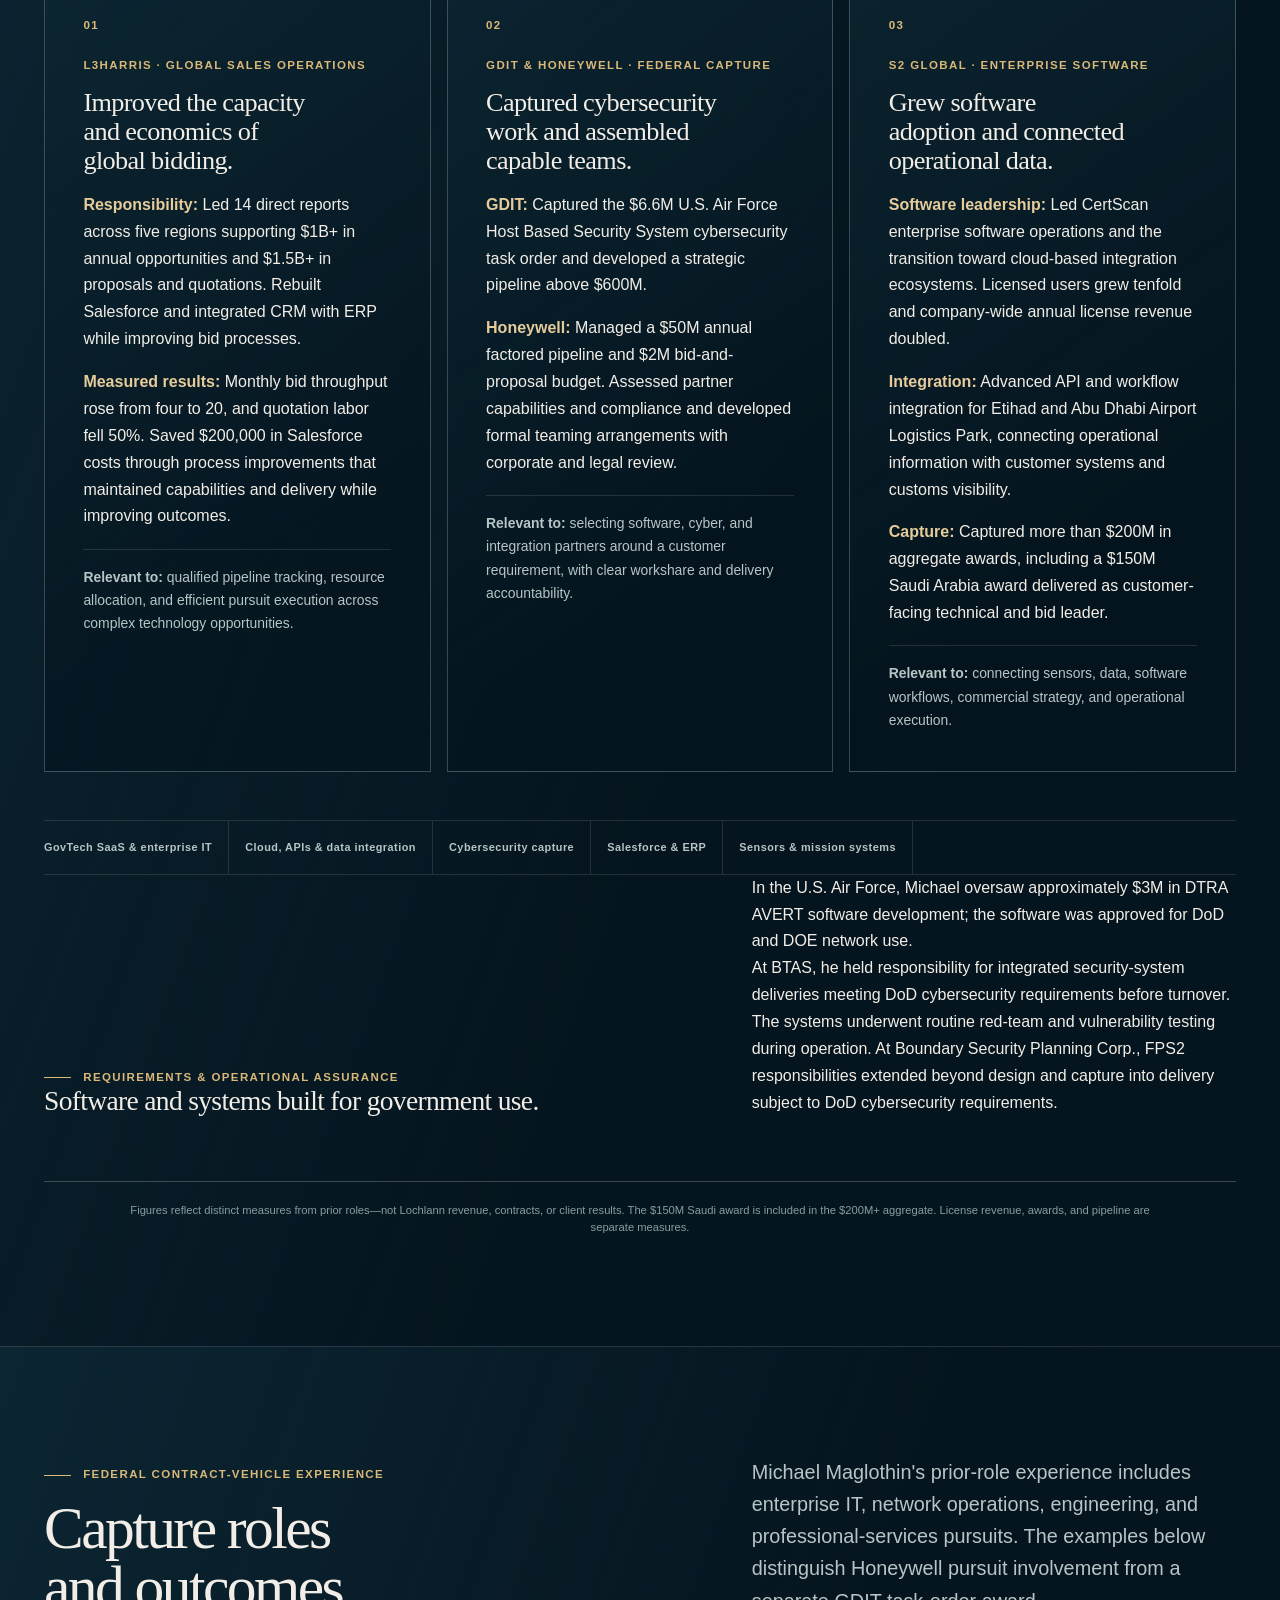
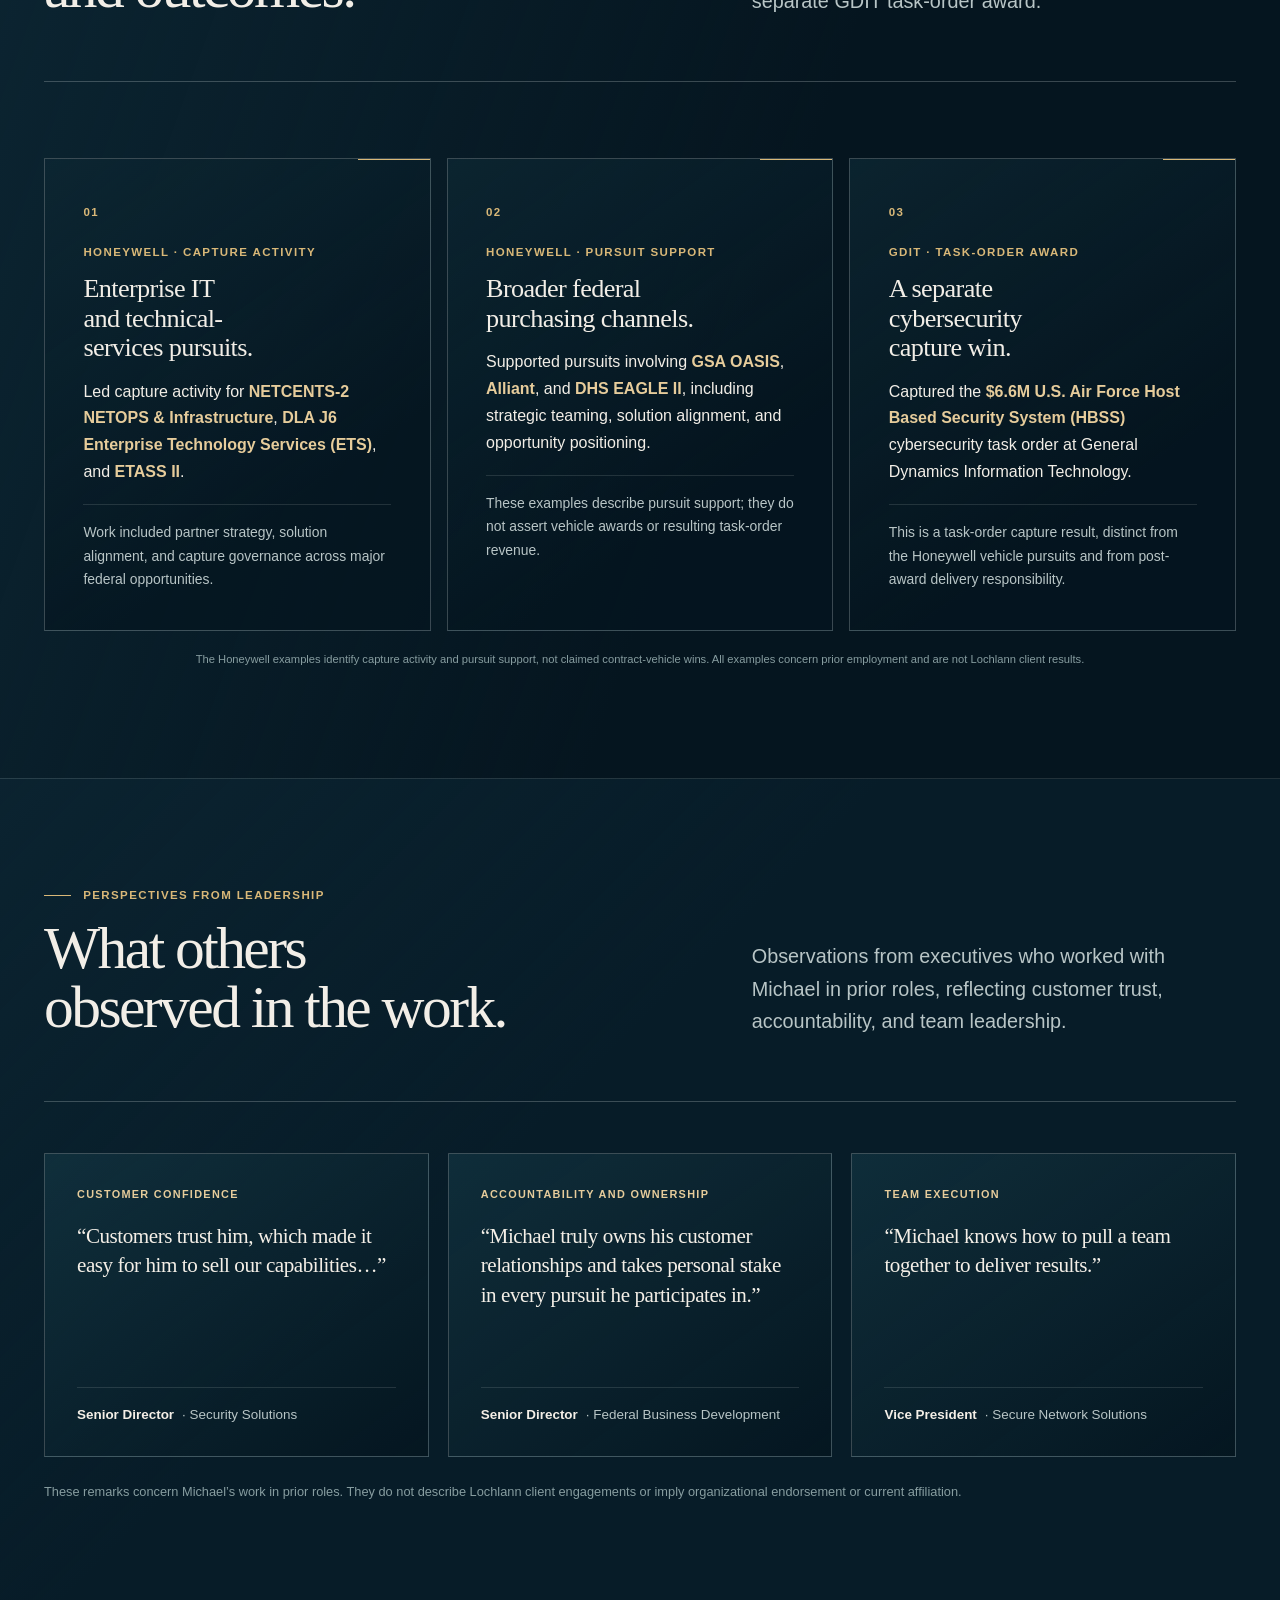
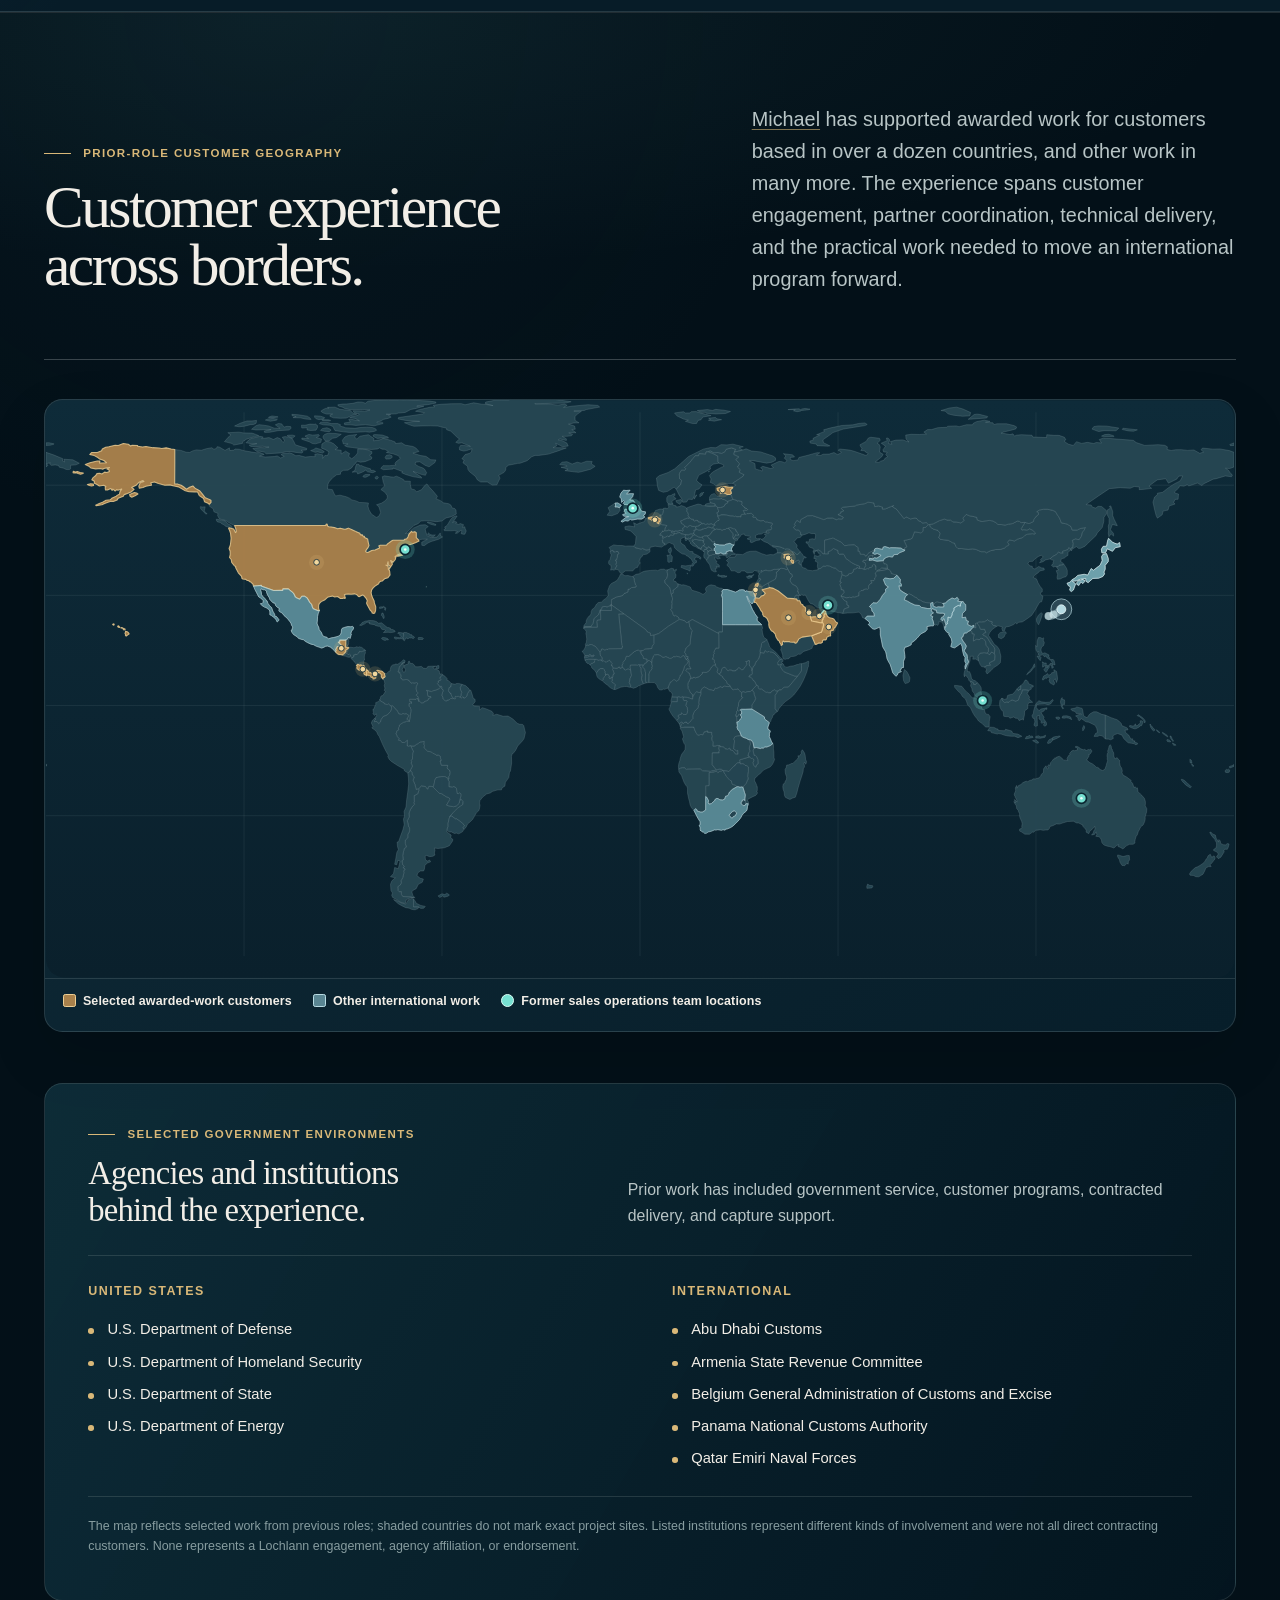
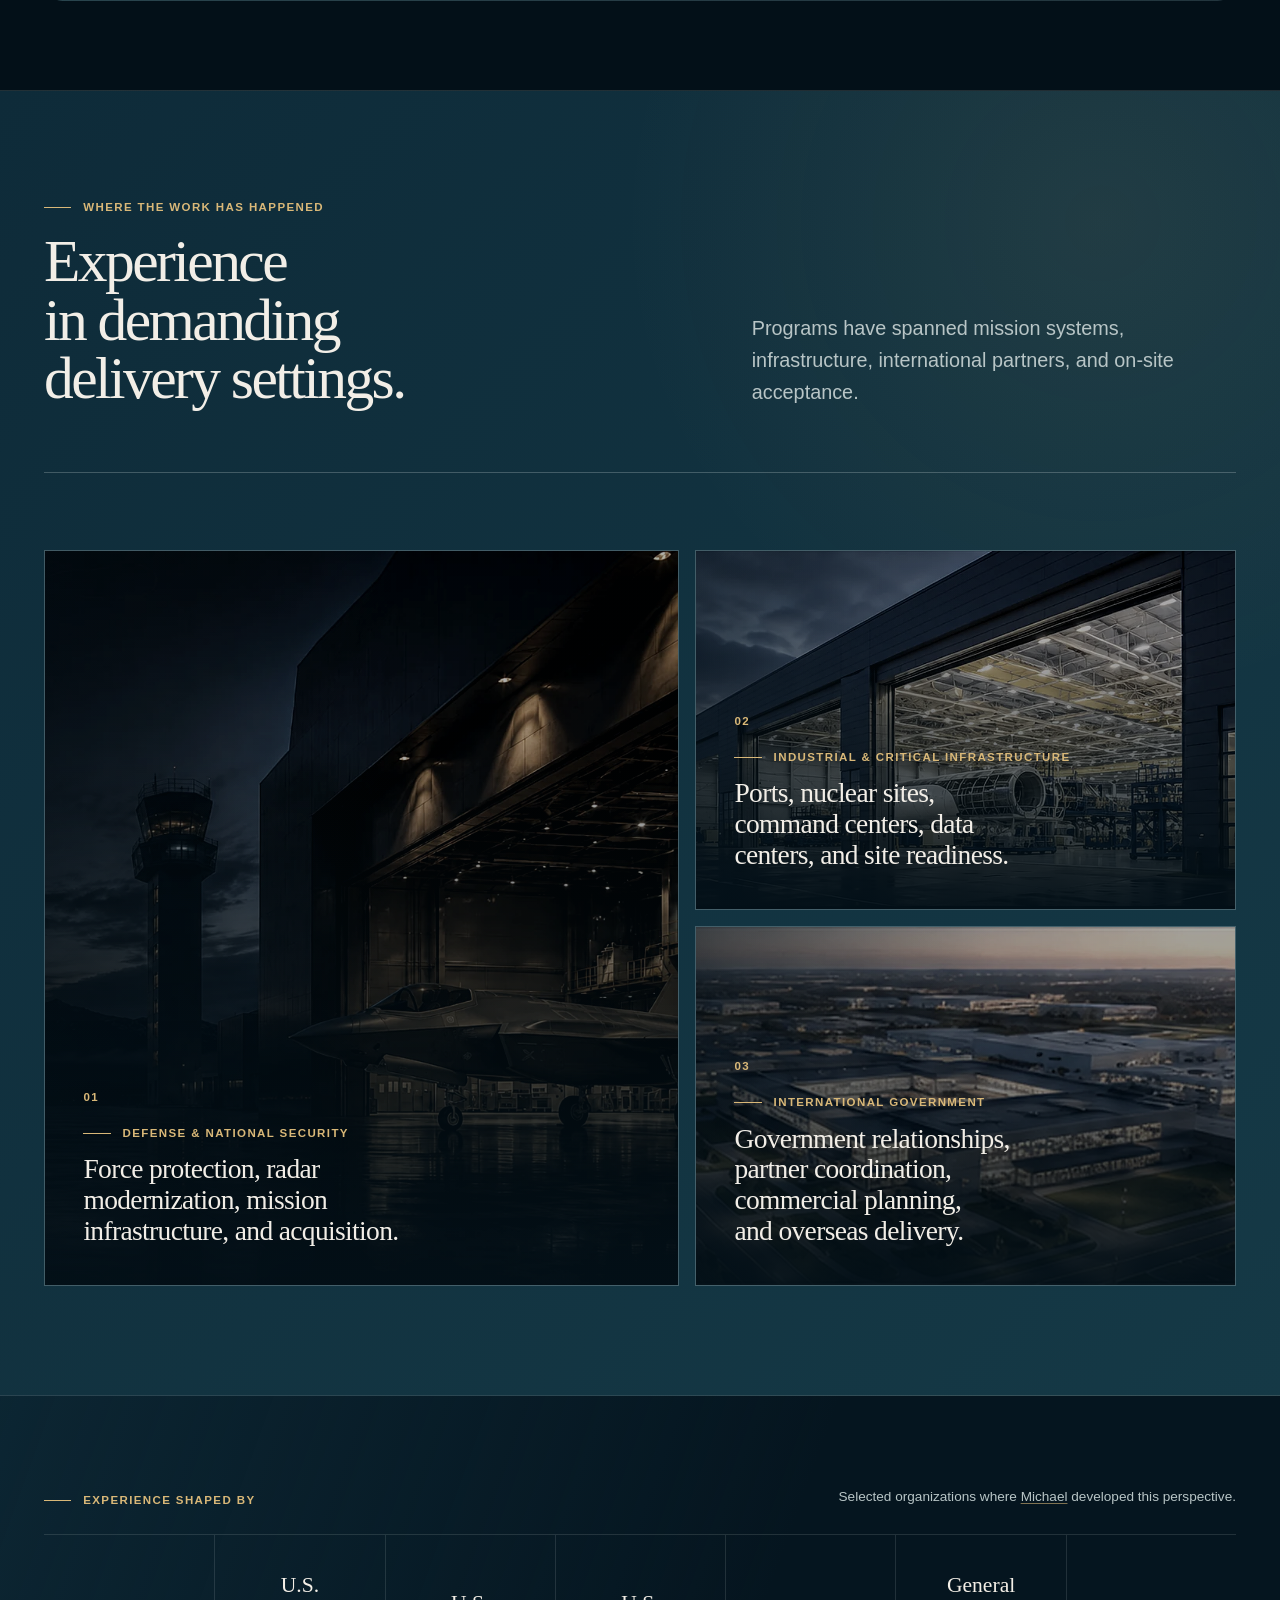
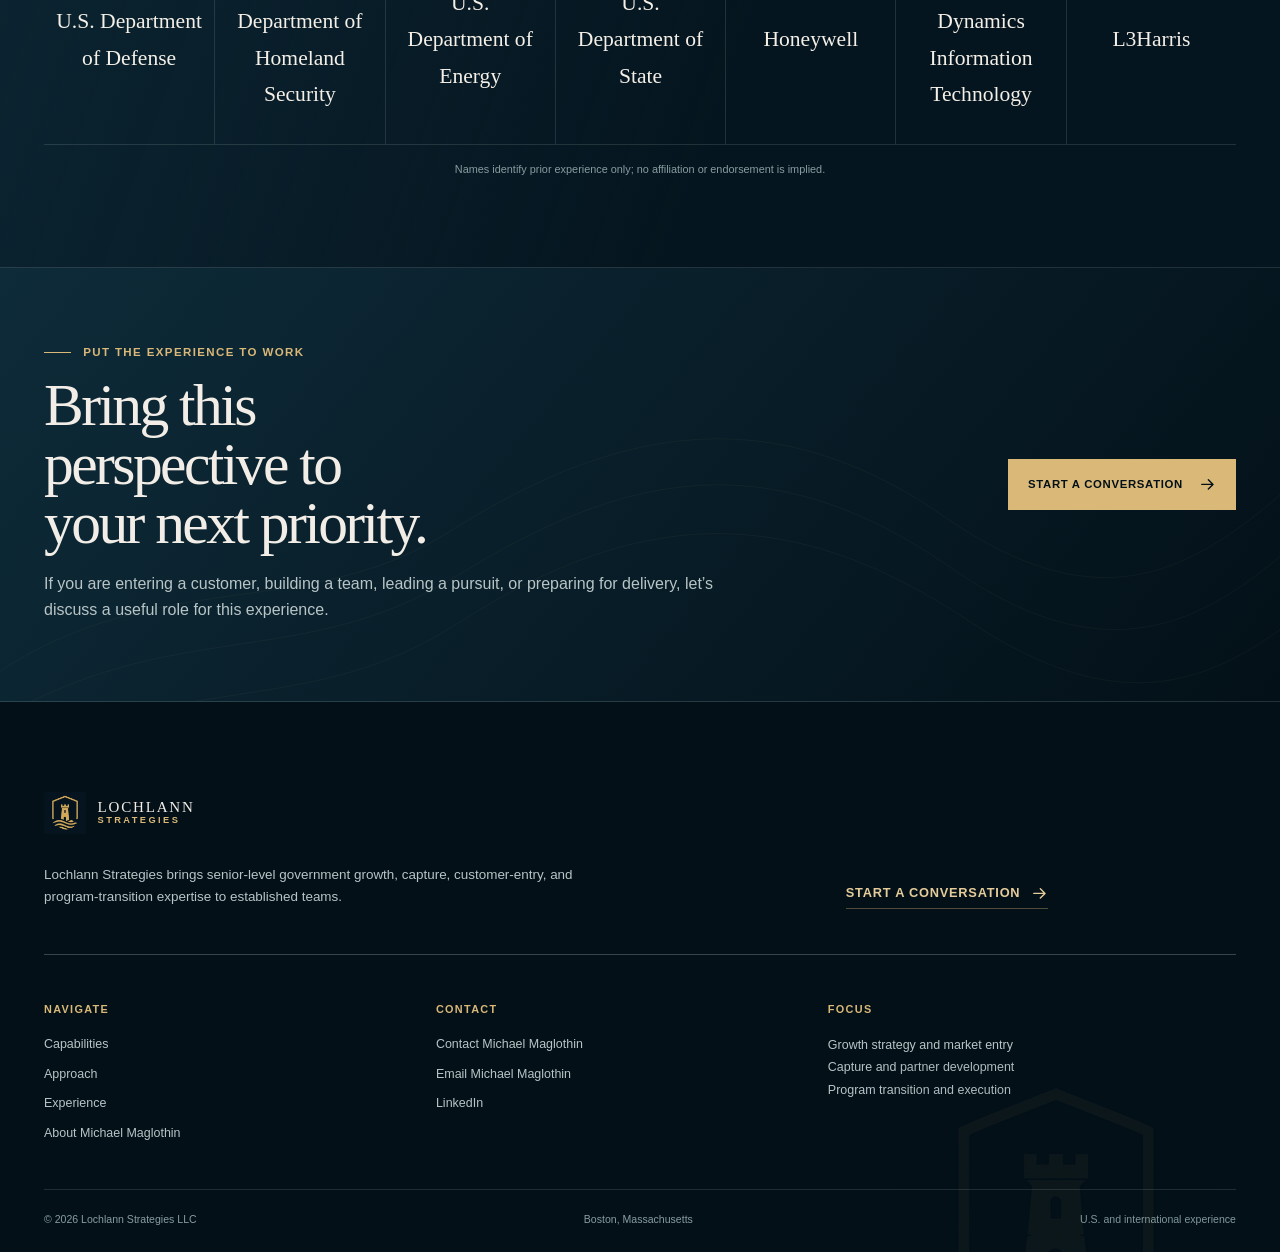
<file: experience.html>
<!doctype html>
    <html class="no-js" lang="en">
    <head>
      <meta charset="utf-8"/>
      <meta content="width=device-width, initial-scale=1" name="viewport"/>
      <script>document.documentElement.classList.replace('no-js', 'js');</script>
      <title>Government Capture &amp; Program Experience | Lochlann Strategies</title>
      <meta content="Michael Maglothin: Honeywell federal contract-vehicle pursuits, GDIT HBSS task-order capture, CertScan SaaS growth, and systems-integration experience." name="description"/>
      <meta content="index, follow, max-image-preview:large" name="robots"/>
      <meta content="Michael J. Maglothin" name="author"/>
      <meta content="#06131d" name="theme-color"/>
      <meta content="dark" name="color-scheme"/>
      <link href="https://lochlannstrategies.com/experience.html" rel="canonical"/>
      <link as="image" href="assets/stealth-fighter-hangar-v16-3.webp" imagesizes="100vw" imagesrcset="assets/stealth-fighter-hangar-v16-3-mobile.webp 1062w, assets/stealth-fighter-hangar-v16-3.webp 1672w" rel="preload" type="image/webp"/>
      <meta content="website" property="og:type"/>
      <meta content="Lochlann Strategies" property="og:site_name"/>
      <meta content="Government Capture &amp; Program Experience | Lochlann Strategies" property="og:title"/>
      <meta content="Michael Maglothin: Honeywell federal contract-vehicle pursuits, GDIT HBSS task-order capture, CertScan SaaS growth, and systems-integration experience." property="og:description"/>
      <meta content="https://lochlannstrategies.com/experience.html" property="og:url"/>
      <meta content="https://lochlannstrategies.com/assets/lochlann-share-preview-v17-2.jpg" property="og:image"/>
      <meta content="Lochlann Strategies brand preview with the message: Choose the right work. Win it. Deliver it." property="og:image:alt"/>
      <meta content="1200" property="og:image:width"/>
      <meta content="630" property="og:image:height"/>

      <meta content="summary_large_image" name="twitter:card"/>
      <meta content="Government Capture &amp; Program Experience | Lochlann Strategies" name="twitter:title"/>
      <meta content="Michael Maglothin: Honeywell federal contract-vehicle pursuits, GDIT HBSS task-order capture, CertScan SaaS growth, and systems-integration experience." name="twitter:description"/>
      <meta content="https://lochlannstrategies.com/assets/lochlann-share-preview-v17-2.jpg" name="twitter:image"/>
      <meta content="Lochlann Strategies brand preview with the message: Choose the right work. Win it. Deliver it." name="twitter:image:alt"/>
      <link href="/assets/lochlann-favicon.ico" rel="icon" sizes="16x16 32x32 48x48 64x64 128x128 256x256" type="image/x-icon"/>
      <link href="/assets/lochlann-favicon-32.png" rel="icon" sizes="32x32" type="image/png"/>
      <link href="/assets/lochlann-favicon.png" rel="icon" sizes="96x96" type="image/png"/>
      <link href="/assets/lochlann-apple-touch-icon.png" rel="apple-touch-icon" sizes="180x180"/>
      <link href="site.webmanifest" rel="manifest"/>
      <link href="assets/lochlann-v17.2.2.css?v=20261122.3" rel="stylesheet"/>
      <link href="assets/lochlann-v17.4.0.css?v=20261122.1" rel="stylesheet"/>
<link href="assets/lochlann-v17.5.0-footprint.css?v=20261122.1" rel="stylesheet"/>
      <link href="assets/lochlann-endorsements-v17.5.3.css?v=20261122.1" rel="stylesheet"/>
      <script defer="" src="assets/lochlann-v17.4.0.js?v=17.4.0"></script>
      <script type="application/ld+json">
{
  "@context": "https://schema.org",
  "@graph": [
    {
      "@type": "ProfessionalService",
      "@id": "https://lochlannstrategies.com/#organization",
      "name": "Lochlann Strategies LLC",
      "alternateName": "Lochlann Strategies",
      "description": "Growth, capture, teaming, and delivery planning for government-focused software, cybersecurity, and mission-technology businesses.",
      "url": "https://lochlannstrategies.com/",
      "logo": {
        "@type": "ImageObject",
        "url": "https://lochlannstrategies.com/assets/lochlann-emblem-dark.png",
        "width": 1024,
        "height": 1024
      },
      "email": "michael@lochlannstrategies.com",
      "founder": {
        "@id": "https://lochlannstrategies.com/about.html#person"
      },
      "address": {
        "@type": "PostalAddress",
        "addressLocality": "Boston",
        "addressRegion": "MA",
        "addressCountry": "US"
      },
      "areaServed": [
        {
          "@type": "Country",
          "name": "United States"
        },
        {
          "@type": "Place",
          "name": "International"
        }
      ],
      "knowsAbout": [
        "Growth strategy and operations",
        "Global sales operations and CRM governance",
        "Federal, defense, and security markets",
        "Capture management",
        "Partnerships and route-to-market",
        "Market and customer entry",
        "Complex program execution",
        "International business and delivery"
      ]
    },
    {
      "@type": "WebSite",
      "@id": "https://lochlannstrategies.com/#website",
      "url": "https://lochlannstrategies.com/",
      "name": "Lochlann Strategies",
      "publisher": {
        "@id": "https://lochlannstrategies.com/#organization"
      },
      "inLanguage": "en-US"
    },
    {
      "@type": "Person",
      "@id": "https://lochlannstrategies.com/about.html#person",
      "name": "Michael J. Maglothin",
      "alternateName": "Michael Maglothin",
      "jobTitle": "Founder & Principal",
      "description": "Growth and capture executive with experience in GovTech SaaS, cybersecurity capture, Air Force requirements, systems integration, and global sales operations.",
      "url": "https://lochlannstrategies.com/about.html",
      "worksFor": {
        "@id": "https://lochlannstrategies.com/#organization"
      },
      "sameAs": [
        "https://www.linkedin.com/in/maglothinm"
      ],
      "knowsAbout": [
        "Government requirements and acquisition",
        "GovTech SaaS and enterprise software",
        "Cybersecurity capture",
        "Cloud and API integration",
        "Mission systems integration",
        "Salesforce and ERP integration",
        "Partner qualification and teaming",
        "Global sales operations"
      ]
    },
    {
      "@type": "WebPage",
      "@id": "https://lochlannstrategies.com/experience.html#webpage",
      "url": "https://lochlannstrategies.com/experience.html",
      "name": "Government Capture & Program Experience | Lochlann Strategies",
      "description": "Michael Maglothin: Honeywell federal contract-vehicle pursuits, GDIT HBSS task-order capture, CertScan SaaS growth, and systems-integration experience.",
      "isPartOf": {
        "@id": "https://lochlannstrategies.com/#website"
      },
      "about": {
        "@id": "https://lochlannstrategies.com/about.html#person"
      },
      "dateModified": "2026-11-05T23:23:14+00:00",
      "inLanguage": "en-US",
      "mainEntity": {
        "@id": "https://lochlannstrategies.com/about.html#person"
      }
    }
  ]
}
      </script>
    </head>
<body class="page-experience" data-page="experience">
<a class="skip-link" href="#main">Skip to content</a>
<header class="site-header" data-site-header="">
  <div aria-hidden="true" class="scroll-progress" data-scroll-progress=""></div>
  <div class="container header-inner">
    <a aria-label="Lochlann Strategies home" class="brand" href="/">
      <img alt="" height="46" src="assets/lochlann-emblem-dark.webp" width="46"/>
      <span class="brand-text"><strong>Lochlann</strong><small>Strategies</small></span>
    </a>
    <nav aria-label="Primary navigation" class="desktop-nav"><a href="/">Home</a><a href="services.html">Capabilities</a><a href="engagements.html">Approach</a><a aria-current="page" href="experience.html">Experience</a><a href="about.html">About</a></nav>
    <a class="header-contact" href="contact.html"><span>Contact</span><svg aria-hidden="true" class="icon-arrow" viewBox="0 0 18 18"><path d="M3 9h11M10 4l5 5-5 5"></path></svg></a>
    <button aria-controls="mobile-menu" aria-expanded="false" aria-label="Open navigation" class="menu-toggle" data-menu-toggle="" type="button">
      <span class="menu-line"></span><span class="menu-line"></span>
    </button>
  </div>
</header>
<div aria-label="Site navigation" aria-modal="true" class="mobile-drawer" data-mobile-menu="" hidden="" id="mobile-menu" role="dialog">
  <div class="container mobile-drawer-inner">
    <p class="mobile-kicker">Growth strategy · Capture · Execution</p>
    <nav aria-label="Mobile navigation" class="mobile-nav"><a href="/"><span class="mobile-nav-index">01</span><span>Home</span><svg aria-hidden="true" class="icon-arrow" viewBox="0 0 18 18"><path d="M3 9h11M10 4l5 5-5 5"></path></svg></a><a href="services.html"><span class="mobile-nav-index">02</span><span>Capabilities</span><svg aria-hidden="true" class="icon-arrow" viewBox="0 0 18 18"><path d="M3 9h11M10 4l5 5-5 5"></path></svg></a><a href="engagements.html"><span class="mobile-nav-index">03</span><span>Approach</span><svg aria-hidden="true" class="icon-arrow" viewBox="0 0 18 18"><path d="M3 9h11M10 4l5 5-5 5"></path></svg></a><a aria-current="page" href="experience.html"><span class="mobile-nav-index">04</span><span>Experience</span><svg aria-hidden="true" class="icon-arrow" viewBox="0 0 18 18"><path d="M3 9h11M10 4l5 5-5 5"></path></svg></a><a href="about.html"><span class="mobile-nav-index">05</span><span>About</span><svg aria-hidden="true" class="icon-arrow" viewBox="0 0 18 18"><path d="M3 9h11M10 4l5 5-5 5"></path></svg></a><a href="contact.html"><span class="mobile-nav-index">06</span><span>Contact</span><svg aria-hidden="true" class="icon-arrow" viewBox="0 0 18 18"><path d="M3 9h11M10 4l5 5-5 5"></path></svg></a></nav>
    <div class="mobile-contact">
      <a href="mailto:michael@lochlannstrategies.com">michael@lochlannstrategies.com</a>
      <span>Boston, Massachusetts</span>
    </div>
  </div>
</div>

<main id="main">
  <section class="experience-hero">
    <picture class="experience-hero-media">
      <source media="(max-width: 700px)" srcset="assets/stealth-fighter-hangar-v16-3-mobile.webp"/>
      <img alt="Modern stealth fighter aircraft positioned in an illuminated hangar at night" decoding="async" fetchpriority="high" height="941" src="assets/stealth-fighter-hangar-v16-3.webp" width="1672"/>
    </picture>
    <div aria-hidden="true" class="experience-hero-overlay"></div>
    <div aria-hidden="true" class="page-hero-contours"></div>
    <div class="container experience-hero-inner">
      <div class="experience-hero-copy" data-reveal="">
        <p class="eyebrow">Experience</p>
        <h1>Experience from customer need through delivery.</h1>
        <p class="lead">Across GovTech SaaS, cybersecurity capture, Air Force requirements, global sales operations, and international programs, <a class="person-mention" href="about.html">Michael Maglothin</a> has worked on the questions that connect customer requirements, commercial pursuit, and performance after award.</p>
        <div class="hero-actions"><a class="button" href="#career-evidence"><span>Review the evidence</span><svg aria-hidden="true" class="icon-arrow" viewBox="0 0 18 18"><path d="M3 9h11M10 4l5 5-5 5"></path></svg></a><a class="text-link" href="#federal-contract-vehicles">Federal contract-vehicle experience</a></div>
      </div>
      <div class="experience-hero-caption" data-reveal="right">
        <span>Enterprise software · Cyber capture · Mission integration</span>
        <p>Experience connecting operational data, enterprise software, commercial decisions, and delivery teams.</p>
      </div>
    </div>
  </section>

  <section class="experience-proof surface-deep">
    <div class="container">
      <div class="experience-proof-grid" data-reveal="">
        <article><strong>Government + Industry</strong><span>Requirements and acquisition through delivery</span></article>
        <article><strong>10×</strong><span>CertScan licensed-user growth at S2 Global</span></article>
        <article><strong>$6.6M</strong><span>USAF HBSS cyber task order captured at GDIT</span></article>
        <article><strong>U.S. + International</strong><span>Customers, partners, teams, and sites</span></article>
      </div>
      <p class="evidence-note">Selected prior-role scope and organizational responsibilities; these are not Lochlann client results.</p>
    </div>
  </section>

  <section class="section prior-evidence-section surface-ink" id="career-evidence">
    <div class="container">
      <div class="section-intro section-intro-wide" data-reveal="">
        <div><p class="eyebrow">Selected prior-career evidence</p><h2>Responsibility, contribution, and measurable results.</h2></div>
        <p class="lead">Three examples from previous roles show the scale of responsibility and the kind of work <a class="person-mention" href="about.html">Michael</a> can bring to an assignment. They are not Lochlann client cases.</p>
      </div>
      <div class="evidence-story-grid">
        <article class="evidence-story-card" data-reveal="">
          <span class="index">01</span><p class="card-kicker">L3Harris · Global sales operations</p><h3>Improved the capacity and economics of global bidding.</h3>
          <p class="story-evidence"><strong>Responsibility:</strong> Led 14 direct reports across five regions supporting $1B+ in annual opportunities and $1.5B+ in proposals and quotations. Rebuilt Salesforce and integrated CRM with ERP while improving bid processes.</p><p class="story-evidence"><strong>Measured results:</strong> Monthly bid throughput rose from four to 20, and quotation labor fell 50%. Saved $200,000 in Salesforce costs through process improvements that maintained capabilities and delivery while improving outcomes.</p><p class="story-relevance"><strong>Relevant to:</strong> qualified pipeline tracking, resource allocation, and efficient pursuit execution across complex technology opportunities.</p>
        </article>
        <article class="evidence-story-card" data-reveal="">
          <span class="index">02</span><p class="card-kicker">GDIT &amp; Honeywell · Federal capture</p><h3>Captured cybersecurity work and assembled capable teams.</h3>
          <p class="story-evidence"><strong>GDIT:</strong> Captured the $6.6M U.S. Air Force Host Based Security System cybersecurity task order and developed a strategic pipeline above $600M.</p><p class="story-evidence"><strong>Honeywell:</strong> Managed a $50M annual factored pipeline and $2M bid-and-proposal budget. Assessed partner capabilities and compliance and developed formal teaming arrangements with corporate and legal review.</p><p class="story-relevance"><strong>Relevant to:</strong> selecting software, cyber, and integration partners around a customer requirement, with clear workshare and delivery accountability.</p>
        </article>
        <article class="evidence-story-card" data-reveal="">
          <span class="index">03</span><p class="card-kicker">S2 Global · Enterprise software</p><h3>Grew software adoption and connected operational data.</h3>
          <p class="story-evidence"><strong>Software leadership:</strong> Led CertScan enterprise software operations and the transition toward cloud-based integration ecosystems. Licensed users grew tenfold and company-wide annual license revenue doubled.</p><p class="story-evidence"><strong>Integration:</strong> Advanced API and workflow integration for Etihad and Abu Dhabi Airport Logistics Park, connecting operational information with customer systems and customs visibility.</p><p class="story-evidence"><strong>Capture:</strong> Captured more than $200M in aggregate awards, including a $150M Saudi Arabia award delivered as customer-facing technical and bid leader.</p><p class="story-relevance"><strong>Relevant to:</strong> connecting sensors, data, software workflows, commercial strategy, and operational execution.</p>
        </article>
      </div>
      <div class="technology-band" data-reveal="" aria-label="Technology environments">
        <span>GovTech SaaS &amp; enterprise IT</span><span>Cloud, APIs &amp; data integration</span><span>Cybersecurity capture</span><span>Salesforce &amp; ERP</span><span>Sensors &amp; mission systems</span>
      </div>
      <div class="section-intro section-intro-wide" data-reveal="">
        <div><p class="eyebrow">Requirements &amp; operational assurance</p><h3>Software and systems built for government use.</h3></div>
        <div><p>In the U.S. Air Force, Michael oversaw approximately $3M in DTRA AVERT software development; the software was approved for DoD and DOE network use.</p><p>At BTAS, he held responsibility for integrated security-system deliveries meeting DoD cybersecurity requirements before turnover. The systems underwent routine red-team and vulnerability testing during operation. At Boundary Security Planning Corp., FPS2 responsibilities extended beyond design and capture into delivery subject to DoD cybersecurity requirements.</p></div>
      </div>
      <p class="career-evidence-note">Figures reflect distinct measures from prior roles—not Lochlann revenue, contracts, or client results. The $150M Saudi award is included in the $200M+ aggregate. License revenue, awards, and pipeline are separate measures.</p>
    </div>
  </section>



  <section class="section prior-evidence-section surface-ink" id="federal-contract-vehicles" aria-labelledby="federal-contract-vehicles-heading">
    <div class="container">
      <div class="section-intro section-intro-wide" data-reveal="">
        <div><p class="eyebrow">Federal contract-vehicle experience</p><h2 id="federal-contract-vehicles-heading">Capture roles and outcomes.</h2></div>
        <p class="lead">Michael Maglothin's prior-role experience includes enterprise IT, network operations, engineering, and professional-services pursuits. The examples below distinguish Honeywell pursuit involvement from a separate GDIT task-order award.</p>
      </div>
      <div class="evidence-story-grid">
        <article class="evidence-story-card" data-reveal="">
          <span class="index">01</span><p class="card-kicker">Honeywell · Capture activity</p><h3>Enterprise IT and technical-services pursuits.</h3>
          <p class="story-evidence">Led capture activity for <strong>NETCENTS-2 NETOPS &amp; Infrastructure</strong>, <strong>DLA J6 Enterprise Technology Services (ETS)</strong>, and <strong>ETASS II</strong>.</p>
          <p class="story-relevance">Work included partner strategy, solution alignment, and capture governance across major federal opportunities.</p>
        </article>
        <article class="evidence-story-card" data-reveal="">
          <span class="index">02</span><p class="card-kicker">Honeywell · Pursuit support</p><h3>Broader federal purchasing channels.</h3>
          <p class="story-evidence">Supported pursuits involving <strong>GSA OASIS</strong>, <strong>Alliant</strong>, and <strong>DHS EAGLE II</strong>, including strategic teaming, solution alignment, and opportunity positioning.</p>
          <p class="story-relevance">These examples describe pursuit support; they do not assert vehicle awards or resulting task-order revenue.</p>
        </article>
        <article class="evidence-story-card" data-reveal="">
          <span class="index">03</span><p class="card-kicker">GDIT · Task-order award</p><h3>A separate cybersecurity capture win.</h3>
          <p class="story-evidence">Captured the <strong>$6.6M U.S. Air Force Host Based Security System (HBSS)</strong> cybersecurity task order at General Dynamics Information Technology.</p>
          <p class="story-relevance">This is a task-order capture result, distinct from the Honeywell vehicle pursuits and from post-award delivery responsibility.</p>
        </article>
      </div>
      <p class="career-evidence-note">The Honeywell examples identify capture activity and pursuit support, not claimed contract-vehicle wins. All examples concern prior employment and are not Lochlann client results.</p>
    </div>
  </section>

  <section class="section endorsement-section endorsement-section-grid surface-navy" id="professional-perspectives" aria-labelledby="professional-perspectives-heading">
    <div class="container">
      <div class="section-intro section-intro-wide" data-reveal="">
        <div><p class="eyebrow">Perspectives from leadership</p><h2 id="professional-perspectives-heading">What others observed in the work.</h2></div>
        <p class="lead">Observations from executives who worked with Michael in prior roles, reflecting customer trust, accountability, and team leadership.</p>
      </div>
      <div class="endorsement-quote-grid">
        <figure class="endorsement-quote endorsement-quote-card" data-reveal="">
          <p class="endorsement-kicker">Customer confidence</p>
          <blockquote><p>“Customers trust him, which made it easy for him to sell our capabilities…”</p></blockquote>
          <figcaption><span class="endorsement-role">Senior Director</span><span class="endorsement-context">· Security Solutions</span></figcaption>
        </figure>
        <figure class="endorsement-quote endorsement-quote-card" data-reveal="">
          <p class="endorsement-kicker">Accountability and ownership</p>
          <blockquote><p>“Michael truly owns his customer relationships and takes personal stake in every pursuit he participates in.”</p></blockquote>
          <figcaption><span class="endorsement-role">Senior Director</span><span class="endorsement-context">· Federal Business Development</span></figcaption>
        </figure>
        <figure class="endorsement-quote endorsement-quote-card" data-reveal="">
          <p class="endorsement-kicker">Team execution</p>
          <blockquote><p>“Michael knows how to pull a team together to deliver results.”</p></blockquote>
          <figcaption><span class="endorsement-role">Vice President</span><span class="endorsement-context">· Secure Network Solutions</span></figcaption>
        </figure>
      </div>
      <p class="endorsement-disclaimer">These remarks concern Michael’s work in prior roles. They do not describe Lochlann client engagements or imply organizational endorsement or current affiliation.</p>
    </div>
  </section>

  <section class="section customer-footprint-section surface-deep" id="customer-footprint" aria-labelledby="customer-footprint-heading">
    <div class="container">
      <div class="section-intro section-intro-wide" data-reveal="">
        <div><p class="eyebrow">Prior-role customer geography</p><h2 id="customer-footprint-heading">Customer experience across borders.</h2></div>
        <p class="lead"><a class="person-mention" href="about.html">Michael</a> has supported awarded work for customers based in over a dozen countries, and other work in many more. The experience spans customer engagement, partner coordination, technical delivery, and the practical work needed to move an international program forward.</p>
      </div>
      <div class="footprint-layout">
        <figure class="footprint-map-card" data-reveal="">
          <img src="assets/awarded-work-world-map.svg?v=2026.10.19" width="1120" height="544" loading="lazy" decoding="async" alt="World map identifying countries of selected awarded-work customers, additional international work, and former global sales operations team locations."/>
          <figcaption><span class="footprint-legend" aria-label="Map legend"><span class="footprint-legend-item"><span class="footprint-legend-swatch footprint-legend-awarded" aria-hidden="true"></span>Selected awarded-work customers</span><span class="footprint-legend-item"><span class="footprint-legend-swatch footprint-legend-additional" aria-hidden="true"></span>Other international work</span><span class="footprint-legend-item"><span class="footprint-legend-swatch footprint-legend-offices" aria-hidden="true"></span>Former sales operations team locations</span></span></figcaption>
        </figure>

      </div>
      <div class="footprint-agency-panel" data-reveal="">
        <div class="footprint-agency-intro">
          <div><p class="eyebrow">Selected government environments</p><h3>Agencies and institutions behind the experience.</h3></div>
          <p>Prior work has included government service, customer programs, contracted delivery, and capture support.</p>
        </div>
        <div class="footprint-agency-grid">
          <div class="footprint-agency-group"><h4>United States</h4>
            <ul>
              <li>U.S. Department of Defense</li>
              <li>U.S. Department of Homeland Security</li>
              <li>U.S. Department of State</li>
              <li>U.S. Department of Energy</li>
            </ul>
          </div>
          <div class="footprint-agency-group"><h4>International</h4>
            <ul>
              <li>Abu Dhabi Customs</li>
              <li>Armenia State Revenue Committee</li>
              <li>Belgium General Administration of Customs and Excise</li>
              <li>Panama National Customs Authority</li>
              <li>Qatar Emiri Naval Forces</li>
            </ul>
          </div>
        </div>
        <p class="footprint-qualification">The map reflects selected work from previous roles; shaded countries do not mark exact project sites. Listed institutions represent different kinds of involvement and were not all direct contracting customers. None represents a Lochlann engagement, agency affiliation, or endorsement.</p>
      </div>
    </div>
  </section>

  

  <section class="section environment-section surface-slate">
    <div class="container">
      <div class="section-intro section-intro-wide" data-reveal="">
        <div><p class="eyebrow">Where the work has happened</p><h2>Experience in demanding delivery settings.</h2></div>
        <p class="lead">Programs have spanned mission systems, infrastructure, international partners, and on-site acceptance.</p>
      </div>
      <div class="environment-grid">
        <article class="environment-card environment-card-tall" data-reveal=""><img alt="" decoding="async" height="941" loading="lazy" src="assets/stealth-fighter-hangar-v16-3-mobile.webp" width="1062"/><div class="environment-overlay"></div><div class="environment-copy"><span class="index">01</span><p class="eyebrow">Defense &amp; national security</p><h3>Force protection, radar modernization, mission infrastructure, and acquisition.</h3></div></article>
        <article class="environment-card" data-reveal=""><img alt="" decoding="async" height="1125" loading="lazy" sizes="(max-width: 700px) 100vw, (max-width: 1020px) 50vw, 42vw" src="assets/advanced-manufacturing-integration-v16-1.webp" srcset="assets/advanced-manufacturing-integration-v17-2-mobile.webp 960w, assets/advanced-manufacturing-integration-v16-1.webp 1800w" width="1800"/><div class="environment-overlay"></div><div class="environment-copy"><span class="index">02</span><p class="eyebrow">Industrial &amp; critical infrastructure</p><h3>Ports, nuclear sites, command centers, data centers, and site readiness.</h3></div></article>
        <article class="environment-card" data-reveal=""><img alt="" decoding="async" height="1125" loading="lazy" sizes="(max-width: 700px) 100vw, (max-width: 1020px) 50vw, 42vw" src="assets/mission-campus-aerial-v16-1.webp" srcset="assets/mission-campus-aerial-v17-2-mobile.webp 960w, assets/mission-campus-aerial-v16-1.webp 1800w" width="1800"/><div class="environment-overlay"></div><div class="environment-copy"><span class="index">03</span><p class="eyebrow">International government</p><h3>Government relationships, partner coordination, commercial planning, and overseas delivery.</h3></div></article>
      </div>
    </div>
  </section>

  <section class="credential-section credential-section-large surface-ink">
    <div class="container" data-reveal="">
      <div class="credential-heading"><p class="eyebrow">Experience shaped by</p><p>Selected organizations where <a class="person-mention" href="about.html">Michael</a> developed this perspective.</p></div>
      <ul aria-label="Selected organizations from Michael Maglothin’s experience" class="credential-list"><li>U.S. Department of Defense</li><li>U.S. Department of Homeland Security</li><li>U.S. Department of Energy</li><li>U.S. Department of State</li><li>Honeywell</li><li>General Dynamics Information Technology</li><li>L3Harris</li></ul>
      <p class="credential-note">Names identify prior experience only; no affiliation or endorsement is implied.</p>
    </div>
  </section>

  <section class="cta cta-cinematic">
    <div aria-hidden="true" class="cta-contours"></div>
    <div class="container cta-inner" data-reveal="">
      <div><p class="eyebrow">Put the experience to work</p><h2>Bring this perspective to your next priority.</h2><p>If you are entering a customer, building a team, leading a pursuit, or preparing for delivery, let’s discuss a useful role for this experience.</p></div>
      <a class="button" href="contact.html"><span>Start a conversation</span><svg aria-hidden="true" class="icon-arrow" viewBox="0 0 18 18"><path d="M3 9h11M10 4l5 5-5 5"></path></svg></a>
    </div>
  </section>
</main>
<footer class="site-footer">
  <div aria-hidden="true" class="footer-watermark"><img alt="" height="320" src="assets/lochlann-emblem-dark.webp" width="320"/></div>
  <div class="container">
    <div class="footer-top">
      <div class="footer-intro">
        <a aria-label="Lochlann Strategies home" class="brand" href="/"><img alt="" height="46" src="assets/lochlann-emblem-dark.webp" width="46"/><span class="brand-text"><strong>Lochlann</strong><small>Strategies</small></span></a>
        <p>Lochlann Strategies brings senior-level government growth, capture, customer-entry, and program-transition expertise to established teams.</p>
      </div>
      <a class="text-link text-link-large" href="contact.html">Start a conversation <svg aria-hidden="true" class="icon-arrow" viewBox="0 0 18 18"><path d="M3 9h11M10 4l5 5-5 5"></path></svg></a>
    </div>
    <div class="footer-grid">
      <div><p class="footer-heading">Navigate</p><nav aria-label="Footer navigation" class="footer-nav"><a href="services.html">Capabilities</a><a href="engagements.html">Approach</a><a href="experience.html">Experience</a><a href="about.html">About Michael Maglothin</a></nav></div>
      <div><p class="footer-heading">Contact</p><nav aria-label="Contact links" class="footer-nav"><a href="contact.html">Contact Michael Maglothin</a><a href="mailto:michael@lochlannstrategies.com">Email Michael Maglothin</a><a href="https://www.linkedin.com/in/maglothinm" rel="noopener noreferrer">LinkedIn</a></nav></div>
      <div class="footer-positioning"><p class="footer-heading">Focus</p><p>Growth strategy and market entry<br/>Capture and partner development<br/>Program transition and execution</p></div>
    </div>
    <div class="footer-bottom"><span>© <span data-current-year="">2026</span> Lochlann Strategies LLC</span><span>Boston, Massachusetts</span><span>U.S. and international experience</span></div>
  </div>
</footer>

</body>
</html>
</file>
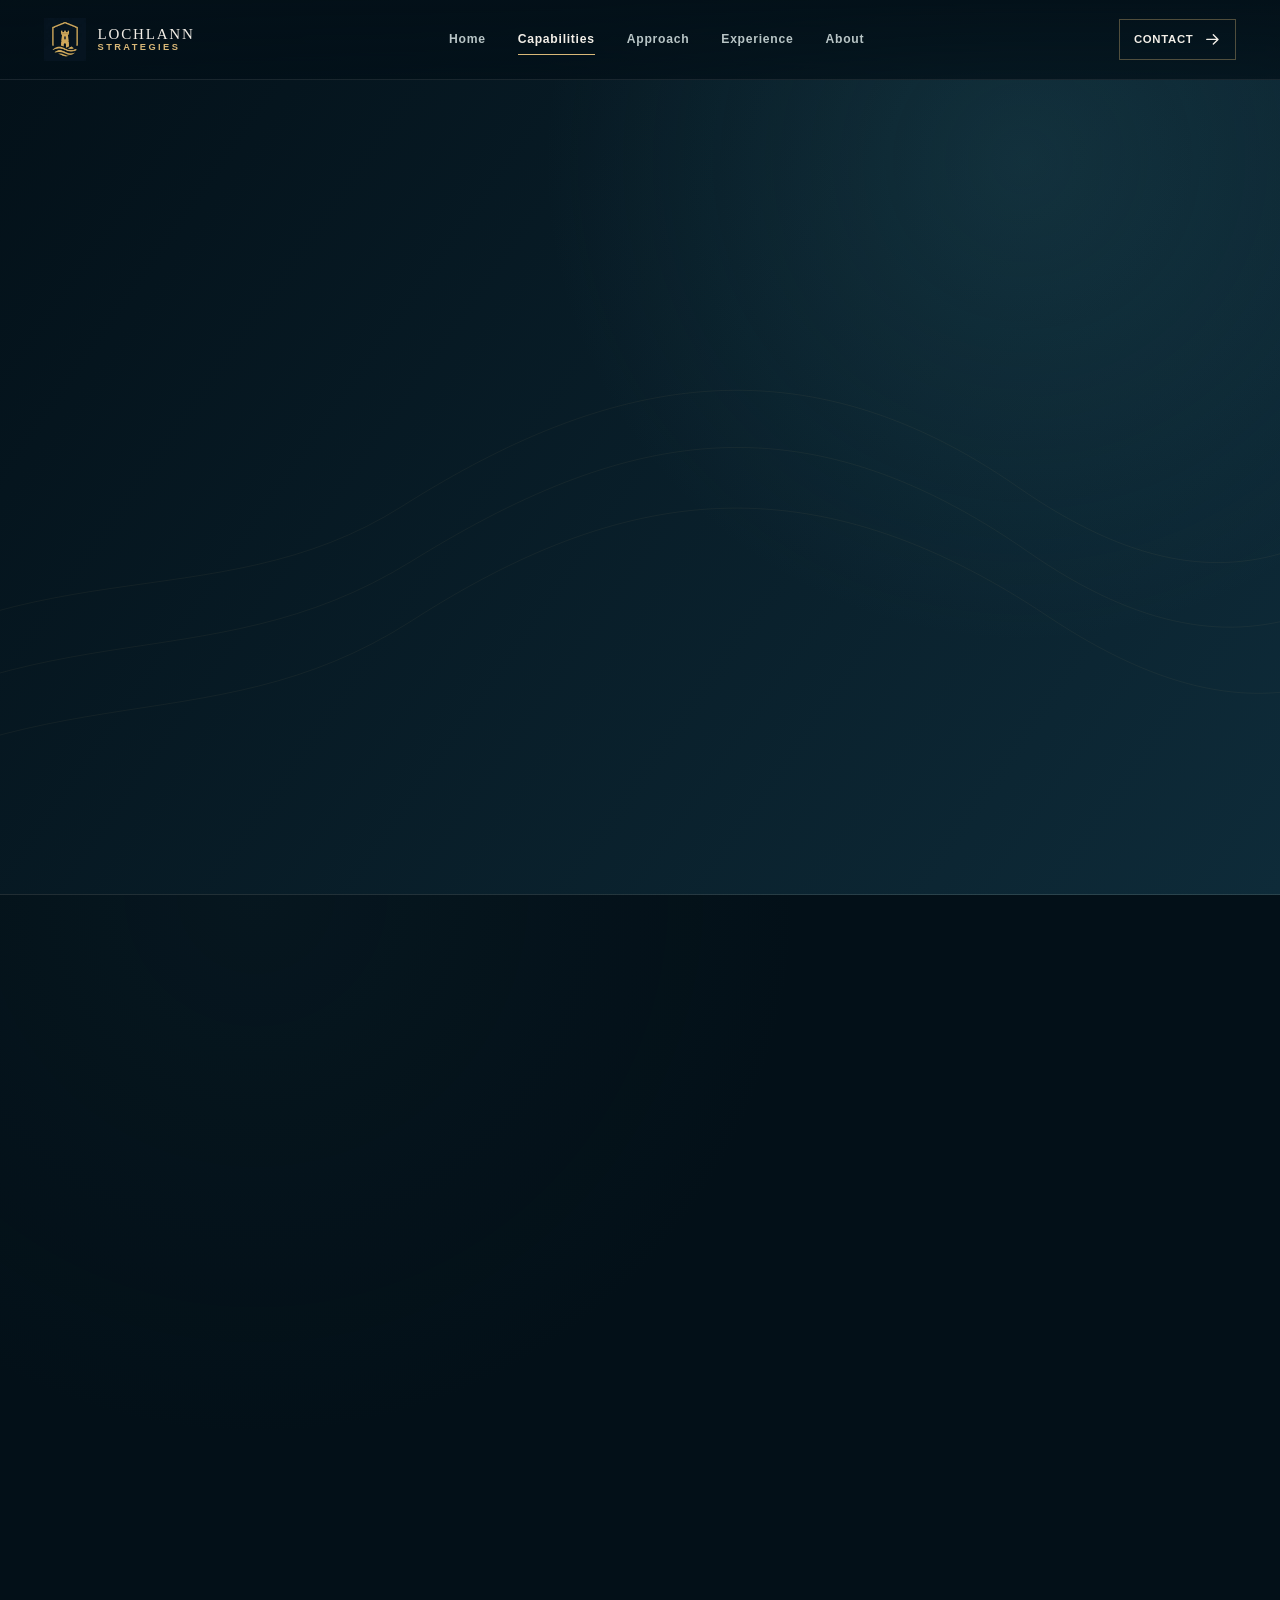
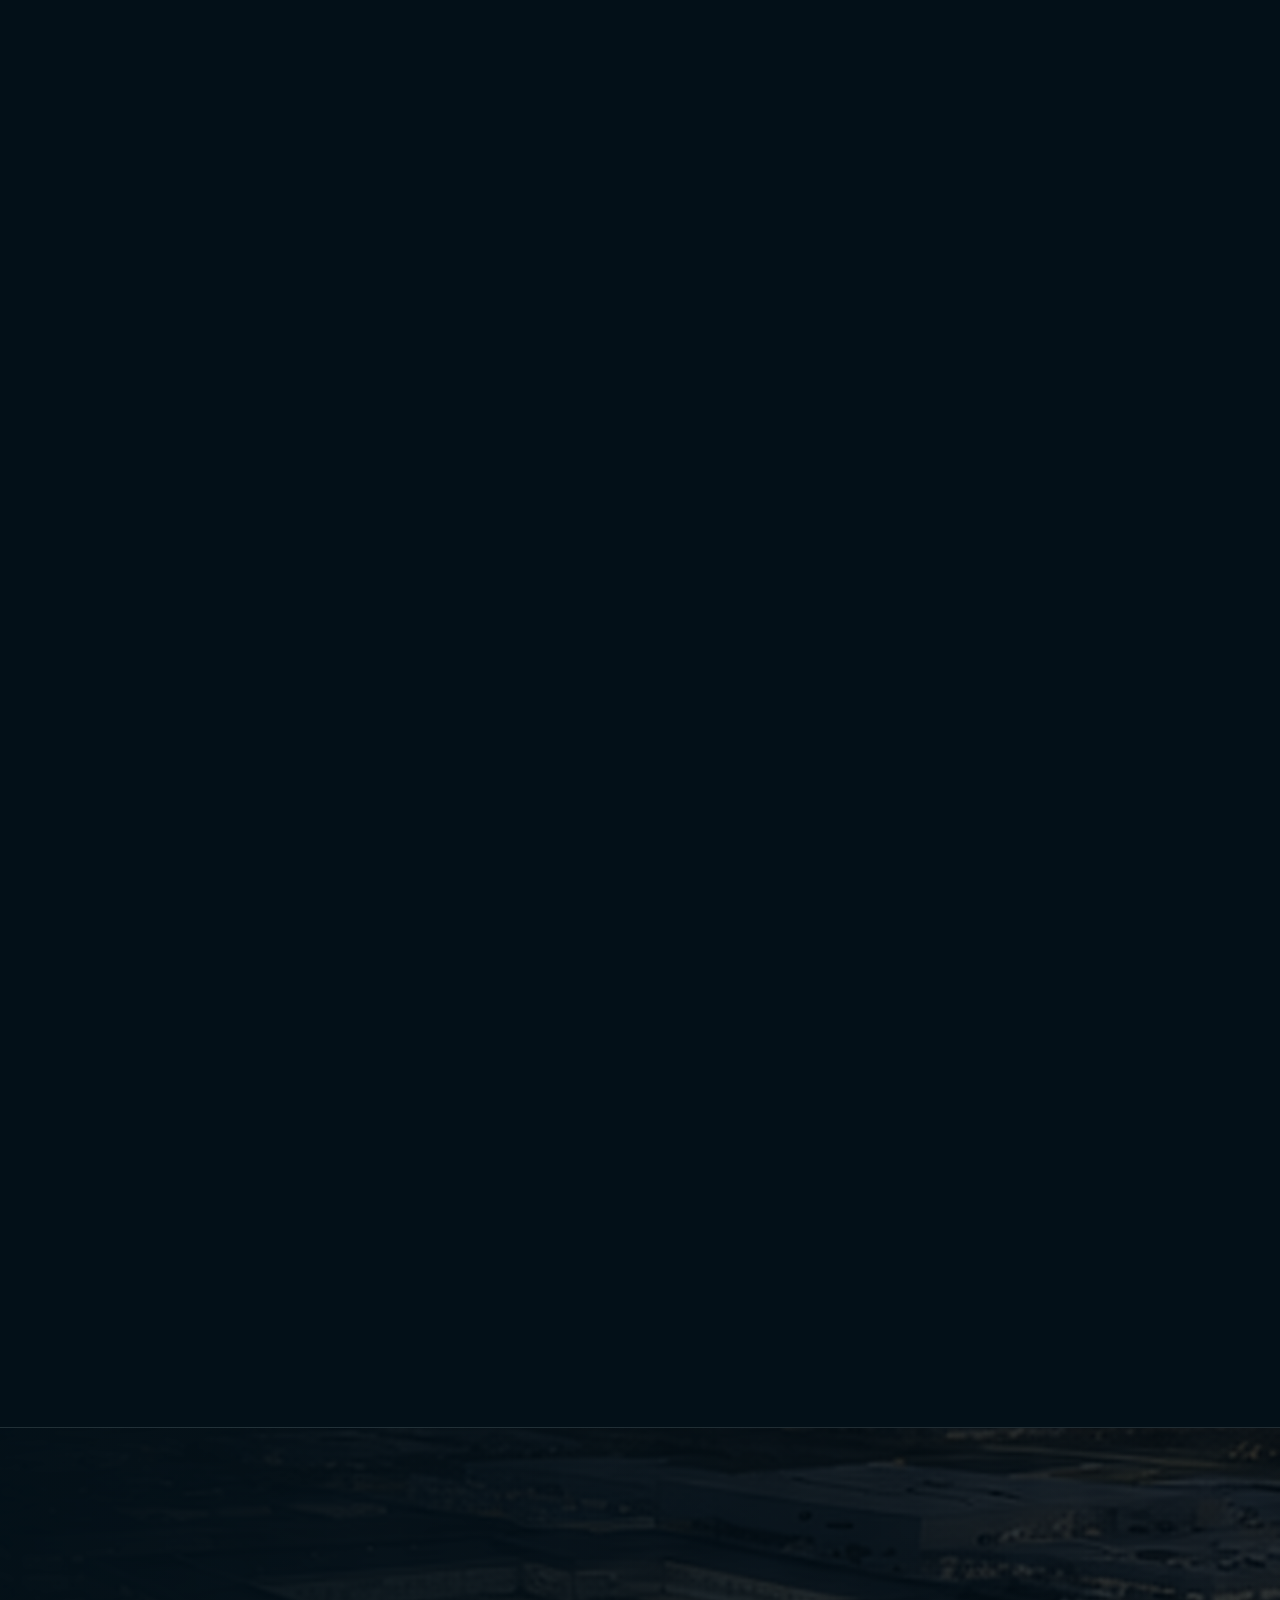
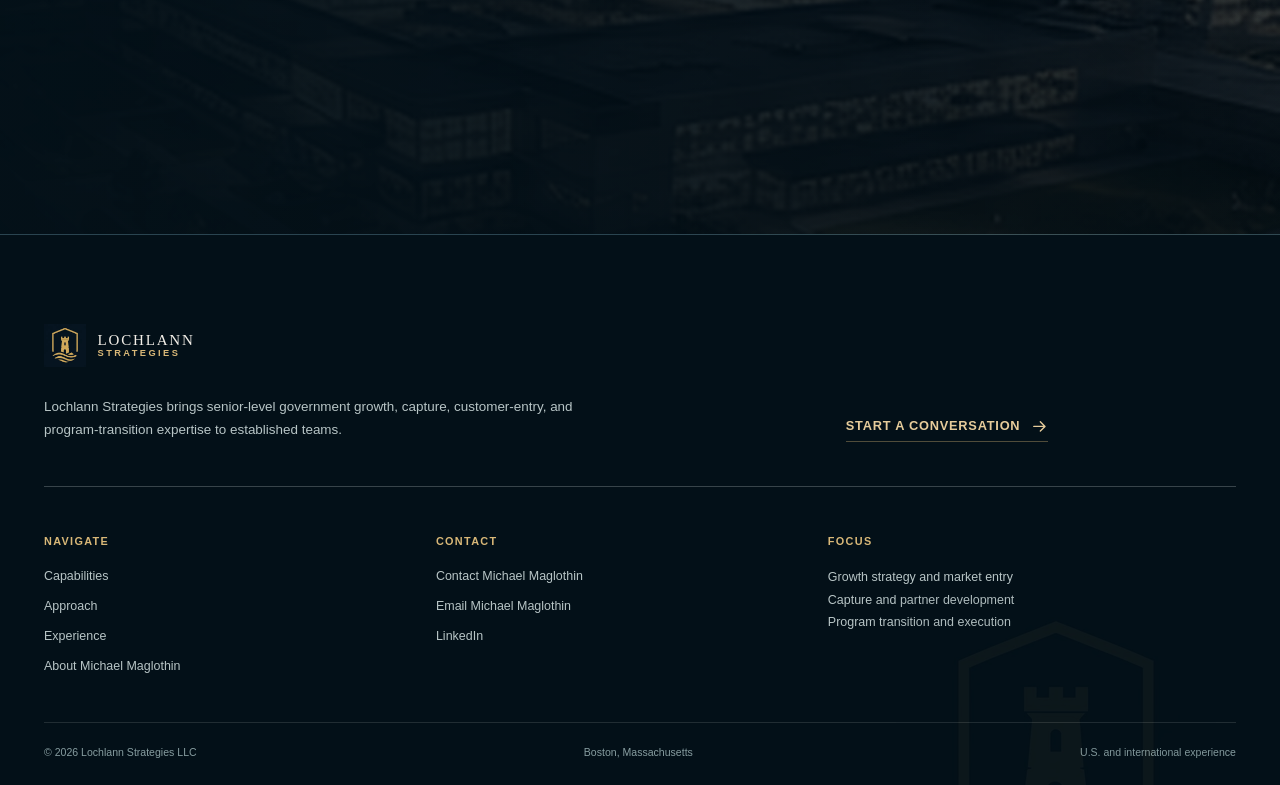
<file: sectors.html>
<!doctype html>
<html lang="en">
<head>
  <meta charset="utf-8"/>
  <meta content="width=device-width, initial-scale=1" name="viewport"/>
  <title>Sectors | Lochlann Strategies</title>
  <meta content="noindex, follow" name="robots"/>
  <meta content="0; url=services.html" http-equiv="refresh"/>
  <link href="https://lochlannstrategies.com/services.html" rel="canonical"/>
  <link href="assets/lochlann-v17.2.2.css?v=20261122.1" rel="stylesheet"/>
</head>
<body><main class="not-found"><div class="container not-found-inner"><p class="eyebrow">Page moved</p><h1>Sectors are now presented within Capabilities and Experience.</h1><p class="lead"><a class="text-link" href="services.html">Continue to Capabilities <svg aria-hidden="true" class="icon-arrow" viewBox="0 0 18 18"><path d="M3 9h11M10 4l5 5-5 5"></path></svg></a></p></div></main></body>
</html>
</file>
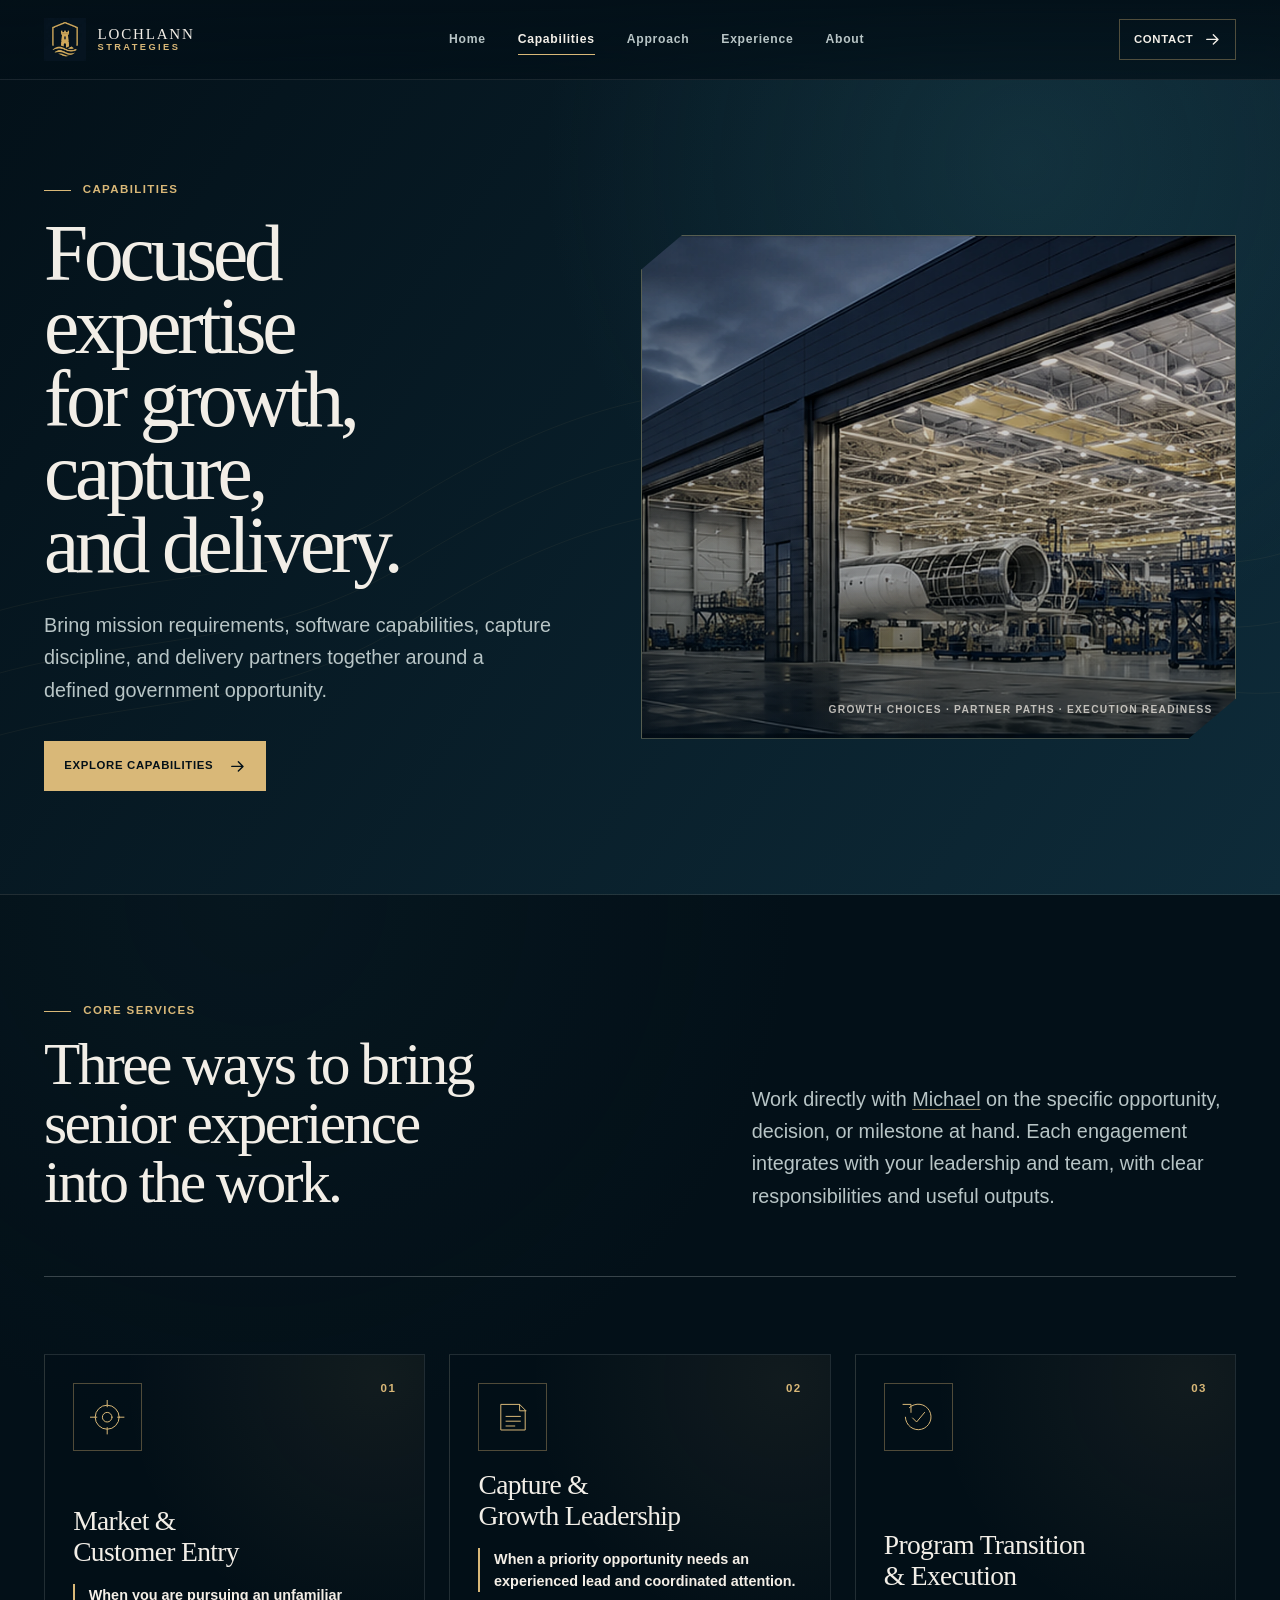
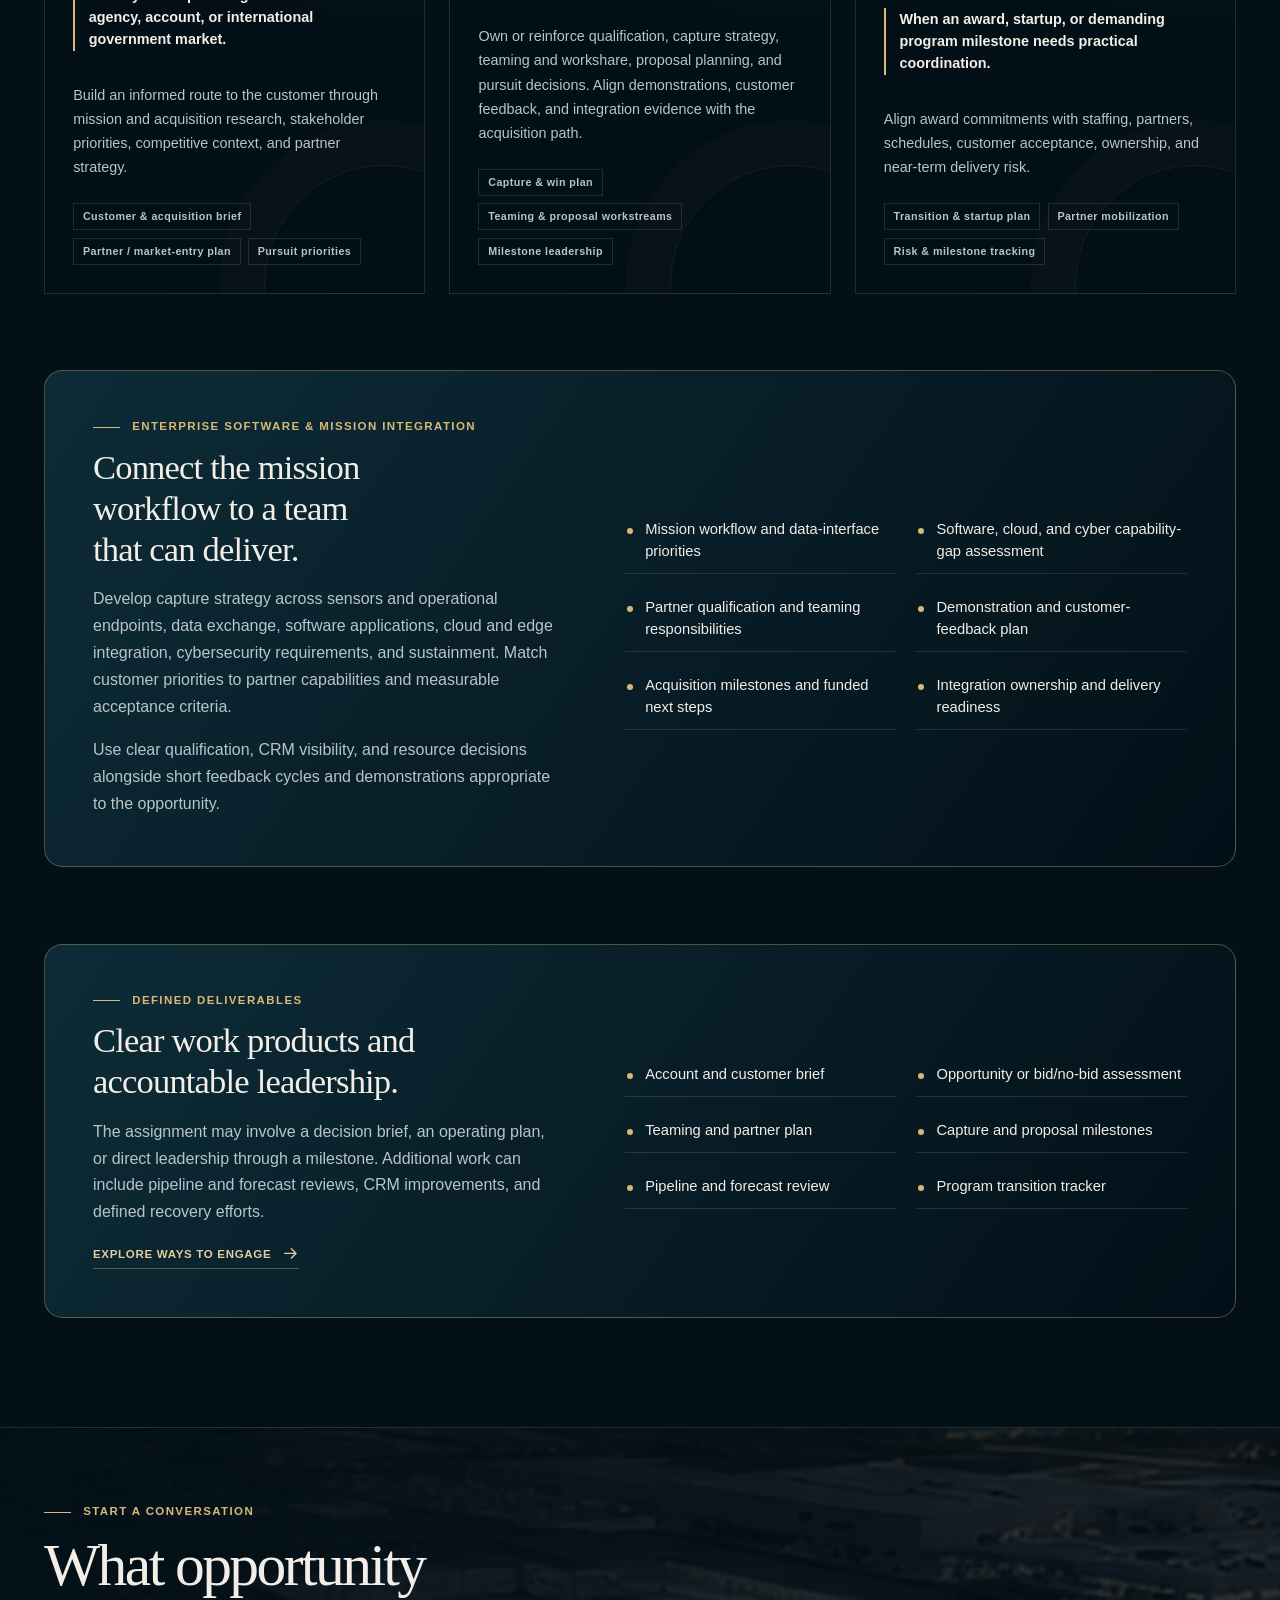
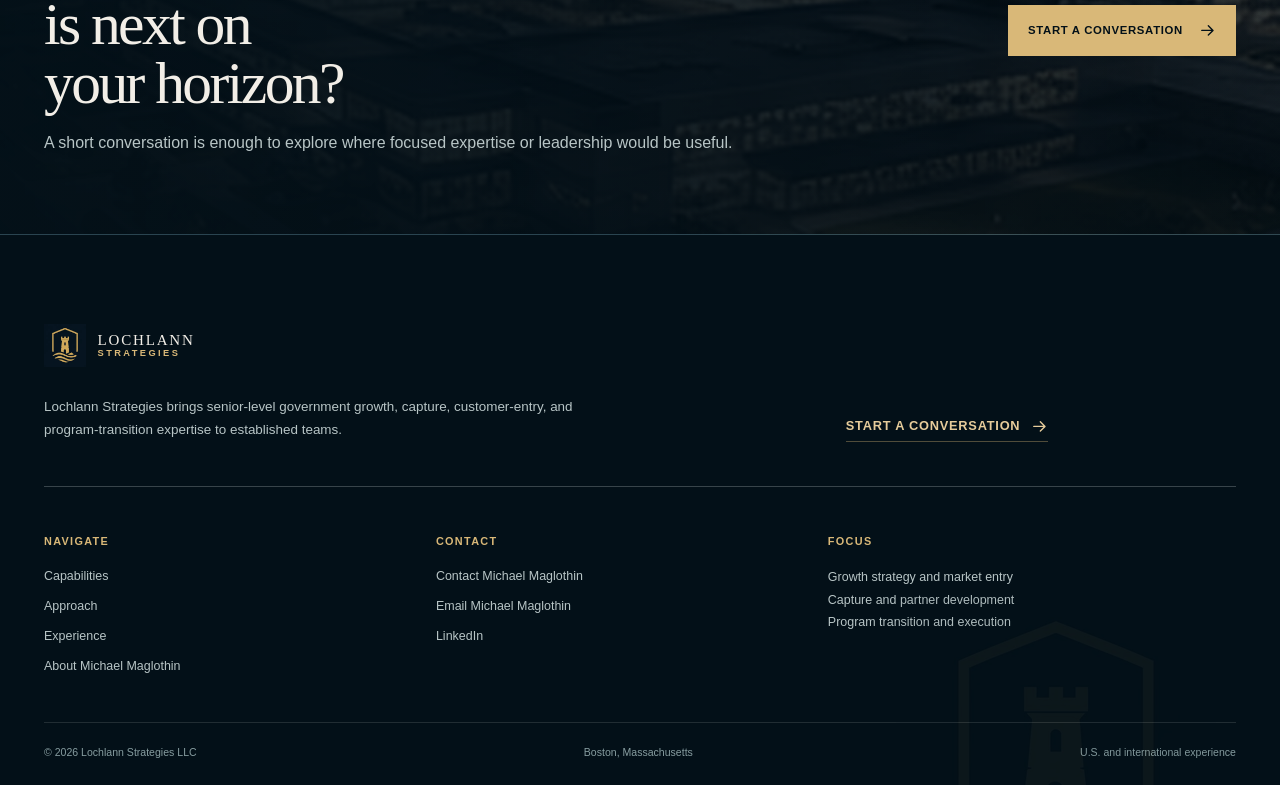
<file: services.html>
<!doctype html>
    <html class="no-js" lang="en">
    <head>
      <meta charset="utf-8"/>
      <meta content="width=device-width, initial-scale=1" name="viewport"/>
      <script>document.documentElement.classList.replace('no-js', 'js');</script>
      <title>Government Growth, Capture & Delivery | Lochlann Strategies</title>
      <meta content="Government capture, software and mission integration, partner development, and delivery planning with Michael Maglothin at Lochlann Strategies." name="description"/>
      <meta content="index, follow, max-image-preview:large" name="robots"/>
      <meta content="Michael J. Maglothin" name="author"/>
      <meta content="#06131d" name="theme-color"/>
      <meta content="dark" name="color-scheme"/>
      <link href="https://lochlannstrategies.com/services.html" rel="canonical"/>
      <link as="image" href="assets/advanced-manufacturing-integration-v16-1.webp" imagesrcset="assets/advanced-manufacturing-integration-v17-2-mobile.webp 960w, assets/advanced-manufacturing-integration-v16-1.webp 1800w" imagesizes="(max-width: 700px) 100vw, 50vw" rel="preload"/>
      <meta content="website" property="og:type"/>
      <meta content="Lochlann Strategies" property="og:site_name"/>
      <meta content="Government Growth, Capture & Delivery | Lochlann Strategies" property="og:title"/>
      <meta content="Government capture, software and mission integration, partner development, and delivery planning with Michael Maglothin at Lochlann Strategies." property="og:description"/>
      <meta content="https://lochlannstrategies.com/services.html" property="og:url"/>
      <meta content="https://lochlannstrategies.com/assets/lochlann-share-preview-v17-2.jpg" property="og:image"/>
      <meta content="Lochlann Strategies brand preview with the message: Choose the right work. Win it. Deliver it." property="og:image:alt"/>
      <meta content="1200" property="og:image:width"/>
      <meta content="630" property="og:image:height"/>

      <meta content="summary_large_image" name="twitter:card"/>
      <meta content="Government Growth, Capture & Delivery | Lochlann Strategies" name="twitter:title"/>
      <meta content="Government capture, software and mission integration, partner development, and delivery planning with Michael Maglothin at Lochlann Strategies." name="twitter:description"/>
      <meta content="https://lochlannstrategies.com/assets/lochlann-share-preview-v17-2.jpg" name="twitter:image"/>
      <meta content="Lochlann Strategies brand preview with the message: Choose the right work. Win it. Deliver it." name="twitter:image:alt"/>
      <link href="/assets/lochlann-favicon.ico" rel="icon" sizes="16x16 32x32 48x48 64x64 128x128 256x256" type="image/x-icon"/>
      <link href="/assets/lochlann-favicon-32.png" rel="icon" sizes="32x32" type="image/png"/>
      <link href="/assets/lochlann-favicon.png" rel="icon" sizes="96x96" type="image/png"/>
      <link href="/assets/lochlann-apple-touch-icon.png" rel="apple-touch-icon" sizes="180x180"/>
      <link href="site.webmanifest" rel="manifest"/>
      <link href="assets/lochlann-v17.2.2.css?v=20261122.1" rel="stylesheet"/>
      <link href="assets/lochlann-v17.4.0.css?v=20261122.1" rel="stylesheet"/>
      <link href="assets/lochlann-marketing-audit-20261010.css?v=1" rel="stylesheet"/>
      <script defer src="assets/lochlann-v17.4.0.js?v=17.4.0"></script>
      <script type="application/ld+json">
{
  "@context": "https://schema.org",
  "@graph": [
    {
      "@type": "ProfessionalService",
      "@id": "https://lochlannstrategies.com/#organization",
      "name": "Lochlann Strategies LLC",
      "alternateName": "Lochlann Strategies",
      "description": "Growth, capture, teaming, and delivery planning for government-focused software, cybersecurity, and mission-technology businesses.",
      "url": "https://lochlannstrategies.com/",
      "logo": {
        "@type": "ImageObject",
        "url": "https://lochlannstrategies.com/assets/lochlann-emblem-dark.png",
        "width": 1024,
        "height": 1024
      },
      "email": "michael@lochlannstrategies.com",
      "founder": {
        "@id": "https://lochlannstrategies.com/about.html#person"
      },
      "address": {
        "@type": "PostalAddress",
        "addressLocality": "Boston",
        "addressRegion": "MA",
        "addressCountry": "US"
      },
      "areaServed": [
        {
          "@type": "Country",
          "name": "United States"
        },
        {
          "@type": "Place",
          "name": "International"
        }
      ],
      "knowsAbout": [
        "Growth strategy and operations",
        "Global sales operations and CRM governance",
        "Federal, defense, and security markets",
        "Capture management",
        "Partnerships and route-to-market",
        "Market and customer entry",
        "Complex program execution",
        "International business and delivery"
      ]
    },
    {
      "@type": "WebSite",
      "@id": "https://lochlannstrategies.com/#website",
      "url": "https://lochlannstrategies.com/",
      "name": "Lochlann Strategies",
      "publisher": {
        "@id": "https://lochlannstrategies.com/#organization"
      },
      "inLanguage": "en-US"
    },
    {
      "@type": "Person",
      "@id": "https://lochlannstrategies.com/about.html#person",
      "name": "Michael J. Maglothin",
      "alternateName": "Michael Maglothin",
      "jobTitle": "Founder & Principal",
      "description": "Growth and capture executive with experience in GovTech SaaS, cybersecurity capture, Air Force requirements, systems integration, and global sales operations.",
      "url": "https://lochlannstrategies.com/about.html",
      "worksFor": {
        "@id": "https://lochlannstrategies.com/#organization"
      },
      "sameAs": [
        "https://www.linkedin.com/in/maglothinm"
      ],
      "knowsAbout": [
        "Government requirements and acquisition",
        "GovTech SaaS and enterprise software",
        "Cybersecurity capture",
        "Cloud and API integration",
        "Mission systems integration",
        "Salesforce and ERP integration",
        "Partner qualification and teaming",
        "Global sales operations"
      ]
    },
    {
      "@type": "WebPage",
      "@id": "https://lochlannstrategies.com/services.html#webpage",
      "url": "https://lochlannstrategies.com/services.html",
      "name": "Government Growth, Capture & Delivery | Lochlann Strategies",
      "description": "Government capture, software and mission integration, partner development, and delivery planning with Michael Maglothin at Lochlann Strategies.",
      "isPartOf": {
        "@id": "https://lochlannstrategies.com/#website"
      },
      "about": {
        "@id": "https://lochlannstrategies.com/#organization"
      },
      "dateModified": "2026-11-05T12:00:00-05:00",
      "inLanguage": "en-US"
    }
  ]
}
      </script>
    </head>
<body class="page-services" data-page="services">
<a class="skip-link" href="#main">Skip to content</a>
<header class="site-header" data-site-header="">
  <div aria-hidden="true" class="scroll-progress" data-scroll-progress=""></div>
  <div class="container header-inner">
    <a aria-label="Lochlann Strategies home" class="brand" href="/">
      <img alt="" height="46" src="assets/lochlann-emblem-dark.webp" width="46"/>
      <span class="brand-text"><strong>Lochlann</strong><small>Strategies</small></span>
    </a>
    <nav aria-label="Primary navigation" class="desktop-nav"><a href="/">Home</a><a aria-current="page" href="services.html">Capabilities</a><a href="engagements.html">Approach</a><a href="experience.html">Experience</a><a href="about.html">About</a></nav>
    <a class="header-contact" href="contact.html"><span>Contact</span><svg aria-hidden="true" class="icon-arrow" viewBox="0 0 18 18"><path d="M3 9h11M10 4l5 5-5 5"></path></svg></a>
    <button aria-controls="mobile-menu" aria-expanded="false" aria-label="Open navigation" class="menu-toggle" data-menu-toggle="" type="button">
      <span class="menu-line"></span><span class="menu-line"></span>
    </button>
  </div>
</header>
<div aria-label="Site navigation" aria-modal="true" class="mobile-drawer" data-mobile-menu="" hidden="" id="mobile-menu" role="dialog">
  <div class="container mobile-drawer-inner">
    <p class="mobile-kicker">Growth strategy · Capture · Execution</p>
    <nav aria-label="Mobile navigation" class="mobile-nav"><a href="/"><span class="mobile-nav-index">01</span><span>Home</span><svg aria-hidden="true" class="icon-arrow" viewBox="0 0 18 18"><path d="M3 9h11M10 4l5 5-5 5"></path></svg></a><a aria-current="page" href="services.html"><span class="mobile-nav-index">02</span><span>Capabilities</span><svg aria-hidden="true" class="icon-arrow" viewBox="0 0 18 18"><path d="M3 9h11M10 4l5 5-5 5"></path></svg></a><a href="engagements.html"><span class="mobile-nav-index">03</span><span>Approach</span><svg aria-hidden="true" class="icon-arrow" viewBox="0 0 18 18"><path d="M3 9h11M10 4l5 5-5 5"></path></svg></a><a href="experience.html"><span class="mobile-nav-index">04</span><span>Experience</span><svg aria-hidden="true" class="icon-arrow" viewBox="0 0 18 18"><path d="M3 9h11M10 4l5 5-5 5"></path></svg></a><a href="about.html"><span class="mobile-nav-index">05</span><span>About</span><svg aria-hidden="true" class="icon-arrow" viewBox="0 0 18 18"><path d="M3 9h11M10 4l5 5-5 5"></path></svg></a><a href="contact.html"><span class="mobile-nav-index">06</span><span>Contact</span><svg aria-hidden="true" class="icon-arrow" viewBox="0 0 18 18"><path d="M3 9h11M10 4l5 5-5 5"></path></svg></a></nav>
    <div class="mobile-contact">
      <a href="mailto:michael@lochlannstrategies.com">michael@lochlannstrategies.com</a>
      <span>Boston, Massachusetts</span>
    </div>
  </div>
</div>
<main id="main">
  <section class="page-hero page-hero-capabilities">
    <div aria-hidden="true" class="page-hero-contours"></div>
    <div class="container page-hero-grid">
      <div class="page-hero-copy" data-reveal=""><p class="eyebrow">Capabilities</p><h1>Focused expertise for growth, capture, and delivery.</h1><p class="lead">Bring mission requirements, software capabilities, capture discipline, and delivery partners together around a defined government opportunity.</p><div class="page-hero-actions"><a class="button" href="#capabilities"><span>Explore capabilities</span><svg aria-hidden="true" class="icon-arrow" viewBox="0 0 18 18"><path d="M3 9h11M10 4l5 5-5 5"></path></svg></a></div></div>
      <figure class="page-hero-image" data-reveal="right"><img alt="Advanced manufacturing and systems integration environment" decoding="async" fetchpriority="high" height="1125" src="assets/advanced-manufacturing-integration-v16-1.webp" width="1800"/><figcaption>Growth choices · partner paths · execution readiness</figcaption></figure>
    </div>
  </section>

  <section class="section surface-deep" id="capabilities">
    <div class="container">
      <div class="section-intro section-intro-wide" data-reveal=""><div><p class="eyebrow">Core services</p><h2>Three ways to bring senior experience into the work.</h2></div><p class="lead">Work directly with <a class="person-mention" href="about.html">Michael</a> on the specific opportunity, decision, or milestone at hand. Each engagement integrates with your leadership and team, with clear responsibilities and useful outputs.</p></div>
      <div class="capability-grid solution-grid">
        <article class="capability-card" data-reveal="">
          <div class="capability-card-top"><div class="capability-icon"><svg aria-hidden="true" viewBox="0 0 48 48"><circle cx="24" cy="24" r="15"></circle><circle cx="24" cy="24" r="6"></circle><path d="M24 3v8M24 37v8M3 24h8M37 24h8"></path></svg></div><span class="index">01</span></div>
          <h3>Market &amp; Customer Entry</h3>
          <p class="solution-fit">When you are pursuing an unfamiliar agency, account, or international government market.</p>
          <p>Build an informed route to the customer through mission and acquisition research, stakeholder priorities, competitive context, and partner strategy.</p>
          <ul class="tag-list"><li>Customer &amp; acquisition brief</li><li>Partner / market-entry plan</li><li>Pursuit priorities</li></ul>
        </article>
        <article class="capability-card" data-reveal="">
          <div class="capability-card-top"><div class="capability-icon"><svg aria-hidden="true" viewBox="0 0 48 48"><path d="M9 8h23l7 7v25H9z"></path><path d="M32 8v8h8M15 23h18M15 29h18M15 35h11"></path></svg></div><span class="index">02</span></div>
          <h3>Capture &amp; Growth Leadership</h3>
          <p class="solution-fit">When a priority opportunity needs an experienced lead and coordinated attention.</p>
          <p>Own or reinforce qualification, capture strategy, teaming and workshare, proposal planning, and pursuit decisions. Align demonstrations, customer feedback, and integration evidence with the acquisition path.</p>
          <ul class="tag-list"><li>Capture &amp; win plan</li><li>Teaming &amp; proposal workstreams</li><li>Milestone leadership</li></ul>
        </article>
        <article class="capability-card" data-reveal="">
          <div class="capability-card-top"><div class="capability-icon"><svg aria-hidden="true" viewBox="0 0 48 48"><path d="M8 24a16 16 0 1 0 5-12"></path><path d="M5 8h10v10"></path><path d="M17 25l5 5 10-12"></path></svg></div><span class="index">03</span></div>
          <h3>Program Transition &amp; Execution</h3>
          <p class="solution-fit">When an award, startup, or demanding program milestone needs practical coordination.</p>
          <p>Align award commitments with staffing, partners, schedules, customer acceptance, ownership, and near-term delivery risk.</p>
          <ul class="tag-list"><li>Transition &amp; startup plan</li><li>Partner mobilization</li><li>Risk &amp; milestone tracking</li></ul>
        </article>
      </div>

      <aside class="service-output-panel" aria-labelledby="mission-integration-heading" data-reveal="">
        <div><p class="eyebrow">Enterprise software &amp; mission integration</p><h3 id="mission-integration-heading">Connect the mission workflow to a team that can deliver.</h3><p>Develop capture strategy across sensors and operational endpoints, data exchange, software applications, cloud and edge integration, cybersecurity requirements, and sustainment. Match customer priorities to partner capabilities and measurable acceptance criteria.</p><p>Use clear qualification, CRM visibility, and resource decisions alongside short feedback cycles and demonstrations appropriate to the opportunity.</p></div>
        <ul class="service-output-list"><li>Mission workflow and data-interface priorities</li><li>Software, cloud, and cyber capability-gap assessment</li><li>Partner qualification and teaming responsibilities</li><li>Demonstration and customer-feedback plan</li><li>Acquisition milestones and funded next steps</li><li>Integration ownership and delivery readiness</li></ul>
      </aside>

      <aside class="service-output-panel" aria-labelledby="service-output-heading" data-reveal="">
        <div><p class="eyebrow">Defined deliverables</p><h3 id="service-output-heading">Clear work products and accountable leadership.</h3><p>The assignment may involve a decision brief, an operating plan, or direct leadership through a milestone. Additional work can include pipeline and forecast reviews, CRM improvements, and defined recovery efforts.</p><a class="text-link" href="engagements.html#engagement-modes">Explore ways to engage <svg aria-hidden="true" class="icon-arrow" viewBox="0 0 18 18"><path d="M3 9h11M10 4l5 5-5 5"></path></svg></a></div>
        <ul class="service-output-list"><li>Account and customer brief</li><li>Opportunity or bid/no-bid assessment</li><li>Teaming and partner plan</li><li>Capture and proposal milestones</li><li>Pipeline and forecast review</li><li>Program transition tracker</li></ul>
      </aside>
    </div>
  </section>

  <section class="cta cta-image cta-image-campus"><div class="container cta-inner" data-reveal=""><div><p class="eyebrow">Start a conversation</p><h2>What opportunity is next on your horizon?</h2><p>A short conversation is enough to explore where focused expertise or leadership would be useful.</p></div><a class="button" href="contact.html"><span>Start a conversation</span><svg aria-hidden="true" class="icon-arrow" viewBox="0 0 18 18"><path d="M3 9h11M10 4l5 5-5 5"></path></svg></a></div></section>
</main>
<footer class="site-footer">
  <div aria-hidden="true" class="footer-watermark"><img alt="" height="320" src="assets/lochlann-emblem-dark.webp" width="320"/></div>
  <div class="container">
    <div class="footer-top">
      <div class="footer-intro">
        <a aria-label="Lochlann Strategies home" class="brand" href="/"><img alt="" height="46" src="assets/lochlann-emblem-dark.webp" width="46"/><span class="brand-text"><strong>Lochlann</strong><small>Strategies</small></span></a>
        <p>Lochlann Strategies brings senior-level government growth, capture, customer-entry, and program-transition expertise to established teams.</p>
      </div>
      <a class="text-link text-link-large" href="contact.html">Start a conversation <svg aria-hidden="true" class="icon-arrow" viewBox="0 0 18 18"><path d="M3 9h11M10 4l5 5-5 5"></path></svg></a>
    </div>
    <div class="footer-grid">
      <div><p class="footer-heading">Navigate</p><nav aria-label="Footer navigation" class="footer-nav"><a href="services.html">Capabilities</a><a href="engagements.html">Approach</a><a href="experience.html">Experience</a><a href="about.html">About Michael Maglothin</a></nav></div>
      <div><p class="footer-heading">Contact</p><nav aria-label="Contact links" class="footer-nav"><a href="contact.html">Contact Michael Maglothin</a><a href="mailto:michael@lochlannstrategies.com">Email Michael Maglothin</a><a href="https://www.linkedin.com/in/maglothinm" rel="noopener noreferrer">LinkedIn</a></nav></div>
      <div class="footer-positioning"><p class="footer-heading">Focus</p><p>Growth strategy and market entry<br/>Capture and partner development<br/>Program transition and execution</p></div>
    </div>
    <div class="footer-bottom"><span>© <span data-current-year="">2026</span> Lochlann Strategies LLC</span><span>Boston, Massachusetts</span><span>U.S. and international experience</span></div>
  </div>
</footer>

</body>
</html>
</file>
<file: assets/lochlann-v17.2.2.css>
/* ==========================================================================
   Lochlann Strategies — v17.2.2
   Company-first Home hero hierarchy, more concise principal proof, and tighter
   mobile entry spacing on the v17.2.1 value-filter baseline.
   ========================================================================== */

/* --------------------------------------------------------------------------
   1. Design tokens
   -------------------------------------------------------------------------- */
:root {
  color-scheme: dark;

  --ink-1000: #031018;
  --ink-975: #05151f;
  --navy-950: #071c28;
  --navy-925: #0a2330;
  --navy-900: #0e2b39;
  --navy-850: #153946;
  --slate-800: #1b4652;
  --slate-700: #285762;

  --gold-700: #a9824b;
  --gold-600: #c29b60;
  --gold-500: #d9b878;
  --gold-400: #e6cc9b;

  --ivory: #f4efe7;
  --text: #f2eee7;
  --muted: #b8c5c6;
  --muted-2: #879da0;

  --line: rgba(226, 235, 232, 0.13);
  --line-strong: rgba(226, 235, 232, 0.24);
  --gold-line: rgba(217, 184, 120, 0.36);

  --display: "Iowan Old Style", "Palatino Linotype", Palatino, Georgia, serif;
  --body: -apple-system, BlinkMacSystemFont, "Segoe UI", Helvetica, Arial, sans-serif;

  --container: 80rem;
  --gutter: clamp(1.25rem, 4vw, 2.75rem);
  --header-height: 5rem;
  --section-space: clamp(5rem, 8.5vw, 8.75rem);
  --section-space-small: clamp(3.8rem, 6vw, 6rem);

  --radius-small: 0.35rem;
  --radius: 0.7rem;
  --radius-large: 1.15rem;

  --shadow-small: 0 18px 40px rgba(0, 0, 0, 0.2);
  --shadow: 0 35px 90px rgba(0, 0, 0, 0.36);
  --ease-out: cubic-bezier(0.22, 1, 0.36, 1);
  --transition: 220ms var(--ease-out);
}

/* --------------------------------------------------------------------------
   2. Base, reset, and typography
   -------------------------------------------------------------------------- */
*,
*::before,
*::after {
  box-sizing: border-box;
}

html {
  min-width: 0;
  overflow-x: hidden;
  scroll-behavior: smooth;
  scroll-padding-top: calc(var(--header-height) + 1rem);
  -webkit-text-size-adjust: 100%;
}

body {
  margin: 0;
  min-width: 0;
  overflow-x: hidden;
  background:
    radial-gradient(circle at 75% 10%, rgba(39, 87, 98, 0.13), transparent 34rem),
    var(--ink-1000);
  color: var(--text);
  font-family: var(--body);
  font-size: 1rem;
  line-height: 1.68;
  text-rendering: optimizeLegibility;
  -webkit-font-smoothing: antialiased;
}

body.menu-open {
  overflow: hidden;
}

main {
  display: block;
  min-width: 0;
}

img,
svg,
picture {
  display: block;
  max-width: 100%;
}

img,
svg {
  height: auto;
}

figure,
blockquote,
p,
ul,
ol,
dl {
  margin: 0;
}

ul,
ol {
  padding: 0;
}

a {
  color: inherit;
}

button,
input,
textarea,
select {
  font: inherit;
}

button {
  color: inherit;
}

h1,
h2,
h3,
h4 {
  margin: 0;
  color: var(--text);
  font-family: var(--display);
  font-weight: 500;
  text-wrap: balance;
}

h1 {
  font-size: clamp(3.65rem, 7.1vw, 7.4rem);
  line-height: 0.92;
  letter-spacing: -0.052em;
}

h2 {
  font-size: clamp(2.55rem, 4.65vw, 4.8rem);
  line-height: 0.99;
  letter-spacing: -0.043em;
}

h3 {
  font-size: clamp(1.45rem, 2.15vw, 2rem);
  line-height: 1.12;
  letter-spacing: -0.024em;
}

::selection {
  background: var(--gold-400);
  color: var(--ink-1000);
}

:focus-visible {
  outline: 3px solid var(--gold-500);
  outline-offset: 4px;
}

[hidden] {
  display: none !important;
}

.container {
  width: min(var(--container), calc(100% - (2 * var(--gutter))));
  min-width: 0;
  margin-inline: auto;
}

.eyebrow {
  display: flex;
  align-items: center;
  gap: 0.75rem;
  color: var(--gold-500);
  font-size: 0.72rem;
  font-weight: 600;
  letter-spacing: 0.12em;
  line-height: 1.35;
  text-transform: uppercase;
}

.eyebrow::before {
  width: 1.7rem;
  height: 1px;
  flex: 0 0 auto;
  background: currentColor;
  content: "";
}

.lead {
  color: var(--muted);
  font-size: clamp(1.1rem, 1.55vw, 1.32rem);
  line-height: 1.62;
}

.small-note {
  color: var(--muted-2);
  font-size: 0.78rem;
  line-height: 1.55;
}

.index {
  color: var(--gold-500);
  font-size: 0.72rem;
  font-weight: 600;
  letter-spacing: 0.12em;
  line-height: 1;
}

.card-kicker {
  color: var(--gold-500);
  font-size: 0.72rem;
  font-weight: 600;
  letter-spacing: 0.12em;
  text-transform: uppercase;
}

.skip-link {
  position: fixed;
  z-index: 1000;
  top: 0.7rem;
  left: 0.7rem;
  transform: translateY(-170%);
  padding: 0.75rem 1rem;
  background: var(--ivory);
  color: var(--ink-1000);
  font-size: 0.82rem;
  font-weight: 700;
  text-decoration: none;
  transition: transform var(--transition);
}

.skip-link:focus {
  transform: translateY(0);
}

/* --------------------------------------------------------------------------
   3. Fixed header and navigation
   -------------------------------------------------------------------------- */
.site-header {
  position: fixed;
  z-index: 900;
  inset: 0 0 auto;
  height: var(--header-height);
  border-bottom: 1px solid rgba(226, 235, 232, 0.1);
  background: linear-gradient(180deg, rgba(3, 16, 24, 0.94), rgba(3, 16, 24, 0.76));
  backdrop-filter: blur(18px) saturate(1.15);
  -webkit-backdrop-filter: blur(18px) saturate(1.15);
  transition:
    background 260ms ease,
    box-shadow 260ms ease,
    border-color 260ms ease;
}

.site-header.is-scrolled,
body.menu-open .site-header {
  border-bottom-color: var(--line);
  background: rgba(3, 16, 24, 0.94);
  box-shadow: 0 12px 35px rgba(0, 0, 0, 0.24);
}

.scroll-progress {
  position: absolute;
  z-index: 2;
  top: 0;
  left: 0;
  width: var(--scroll-progress, 0%);
  height: 2px;
  background: linear-gradient(90deg, var(--gold-700), var(--gold-400));
  pointer-events: none;
}

.header-inner {
  display: grid;
  grid-template-columns: auto 1fr auto;
  gap: clamp(1.3rem, 3vw, 3rem);
  align-items: center;
  height: 100%;
}

.brand {
  display: inline-flex;
  min-width: 0;
  align-items: center;
  gap: 0.7rem;
  color: var(--text);
  text-decoration: none;
}

.brand img {
  width: 2.65rem;
  height: 2.65rem;
  object-fit: contain;
  transition: transform 420ms var(--ease-out);
}

.brand:hover img {
  transform: rotate(-4deg) scale(1.045);
}

.brand-text {
  display: grid;
  gap: 0.08rem;
  line-height: 1;
  text-transform: uppercase;
}

.brand-text strong {
  font-family: var(--display);
  font-size: 0.94rem;
  font-weight: 500;
  letter-spacing: 0.12em;
}

.brand-text small {
  color: var(--gold-500);
  font-size: 0.64rem;
  font-weight: 700;
  letter-spacing: 0.26em;
}

.desktop-nav {
  display: flex;
  justify-self: center;
  align-items: center;
  gap: clamp(1.05rem, 2.5vw, 2.25rem);
}

.desktop-nav a {
  position: relative;
  padding-block: 0.55rem;
  color: var(--muted);
  font-size: 0.76rem;
  font-weight: 600;
  letter-spacing: 0.06em;
  text-decoration: none;
  transition: color var(--transition);
}

.desktop-nav a::after {
  position: absolute;
  right: 0;
  bottom: 0.25rem;
  left: 0;
  height: 1px;
  transform: scaleX(0);
  transform-origin: right;
  background: var(--gold-500);
  content: "";
  transition: transform 280ms var(--ease-out);
}

.desktop-nav a:hover,
.desktop-nav a[aria-current="page"] {
  color: var(--text);
}

.desktop-nav a:hover::after,
.desktop-nav a[aria-current="page"]::after {
  transform: scaleX(1);
  transform-origin: left;
}

.header-contact {
  display: inline-flex;
  min-height: 2.4rem;
  align-items: center;
  justify-content: center;
  gap: 0.65rem;
  padding: 0.6rem 0.9rem;
  border: 1px solid var(--gold-line);
  color: var(--text);
  font-size: 0.71rem;
  font-weight: 700;
  letter-spacing: 0.06em;
  text-decoration: none;
  text-transform: uppercase;
  transition:
    background var(--transition),
    border-color var(--transition),
    color var(--transition);
}

.header-contact:hover,
.header-contact[aria-current="page"] {
  border-color: var(--gold-500);
  background: var(--gold-500);
  color: var(--ink-1000);
}

.icon-arrow {
  width: 1.05rem;
  height: 1.05rem;
  flex: 0 0 auto;
  fill: none;
  stroke: currentColor;
  stroke-linecap: round;
  stroke-linejoin: round;
  stroke-width: 1.5;
  transition: transform var(--transition);
}

a:hover > .icon-arrow,
a:hover .icon-arrow {
  transform: translateX(0.2rem);
}

.menu-toggle {
  display: none;
  position: relative;
  width: 3rem;
  height: 3rem;
  align-items: center;
  justify-content: center;
  padding: 0;
  border: 1px solid var(--line-strong);
  background: transparent;
  cursor: pointer;
}

.menu-line {
  position: absolute;
  width: 1.2rem;
  height: 1px;
  background: var(--text);
  transition:
    transform 300ms var(--ease-out),
    top 300ms var(--ease-out);
}

.menu-line:first-child {
  top: 1.25rem;
}

.menu-line:last-child {
  top: 1.72rem;
}

.menu-toggle[aria-expanded="true"] .menu-line:first-child {
  top: 1.47rem;
  transform: rotate(45deg);
}

.menu-toggle[aria-expanded="true"] .menu-line:last-child {
  top: 1.47rem;
  transform: rotate(-45deg);
}

.mobile-drawer {
  position: fixed;
  z-index: 899;
  inset: var(--header-height) 0 0;
  overflow-y: auto;
  border-top: 1px solid var(--line);
  background:
    radial-gradient(circle at 85% 15%, rgba(217, 184, 120, 0.1), transparent 25rem),
    url("strategic-contours.svg") center / cover no-repeat,
    rgba(3, 16, 24, 0.985);
  opacity: 0;
  transform: translateY(-0.9rem);
  overscroll-behavior: contain;
  transition:
    opacity 260ms var(--ease-out),
    transform 260ms var(--ease-out);
}

.mobile-drawer.is-open {
  opacity: 1;
  transform: translateY(0);
}

.mobile-drawer-inner {
  display: flex;
  min-height: calc(100svh - var(--header-height));
  flex-direction: column;
  padding-block: clamp(2.2rem, 7vw, 4rem);
}

.mobile-kicker {
  color: var(--gold-500);
  font-size: 0.68rem;
  font-weight: 600;
  letter-spacing: 0.12em;
  text-transform: uppercase;
}

.mobile-nav {
  display: grid;
  margin-top: 1.8rem;
  border-top: 1px solid var(--line);
}

.mobile-nav a {
  display: grid;
  grid-template-columns: 2.2rem 1fr auto;
  gap: 0.8rem;
  align-items: center;
  padding-block: 0.85rem;
  border-bottom: 1px solid var(--line);
  color: var(--text);
  font-family: var(--body);
  font-size: clamp(1.7rem, 7vw, 2.6rem);
  line-height: 1;
  text-decoration: none;
  font-weight: 600;
}

.mobile-nav a[aria-current="page"] {
  color: var(--gold-400);
}

.mobile-nav-index {
  color: var(--muted-2);
  font-family: var(--body);
  font-size: 0.66rem;
  font-weight: 600;
  letter-spacing: 0.12em;
}

.mobile-contact {
  display: flex;
  flex-wrap: wrap;
  gap: 0.5rem 1.5rem;
  justify-content: space-between;
  margin-top: auto;
  padding-top: 2rem;
  color: var(--muted);
  font-size: 0.77rem;
}

.mobile-contact a {
  overflow-wrap: anywhere;
  color: var(--text);
}

/* --------------------------------------------------------------------------
   4. Buttons and text links
   -------------------------------------------------------------------------- */
.hero-actions,
.page-hero-actions {
  display: flex;
  flex-wrap: wrap;
  gap: 0.8rem;
  align-items: center;
}

.button {
  position: relative;
  display: inline-flex;
  min-height: 3.15rem;
  align-items: center;
  justify-content: center;
  gap: 1rem;
  overflow: hidden;
  padding: 0.85rem 1.2rem;
  border: 1px solid var(--gold-500);
  background: var(--gold-500);
  color: var(--ink-1000);
  font-size: 0.71rem;
  font-weight: 700;
  letter-spacing: 0.06em;
  line-height: 1.2;
  text-decoration: none;
  text-transform: uppercase;
  transition:
    transform var(--transition),
    box-shadow var(--transition),
    background var(--transition),
    color var(--transition);
}

.button::before {
  position: absolute;
  top: -40%;
  bottom: -40%;
  left: -45%;
  width: 28%;
  transform: skewX(-20deg);
  background: rgba(255, 255, 255, 0.35);
  content: "";
  transition: left 500ms var(--ease-out);
}

.button > * {
  position: relative;
  z-index: 1;
}

.button:hover {
  transform: translateY(-2px);
  box-shadow: 0 16px 35px rgba(0, 0, 0, 0.24);
}

.button:hover::before {
  left: 120%;
}

.button-quiet {
  border-color: var(--line-strong);
  background: rgba(7, 28, 40, 0.32);
  color: var(--text);
  backdrop-filter: blur(8px);
  -webkit-backdrop-filter: blur(8px);
}

.button-quiet:hover {
  border-color: var(--gold-500);
  background: rgba(217, 184, 120, 0.08);
}

.text-link {
  display: inline-flex;
  align-items: center;
  gap: 0.65rem;
  width: fit-content;
  border-bottom: 1px solid var(--gold-line);
  color: var(--gold-400);
  font-size: 0.72rem;
  font-weight: 700;
  letter-spacing: 0.06em;
  line-height: 1.4;
  padding-bottom: 0.35rem;
  text-decoration: none;
  text-transform: uppercase;
  transition:
    border-color var(--transition),
    color var(--transition);
}

.text-link:hover {
  border-color: var(--gold-400);
  color: var(--ivory);
}

.text-link-large {
  font-size: 0.8rem;
}

/* --------------------------------------------------------------------------
   5. Shared surfaces and section framing
   -------------------------------------------------------------------------- */
.section {
  position: relative;
  padding-block: var(--section-space);
  border-bottom: 1px solid var(--line);
}

.surface-deep {
  background:
    radial-gradient(circle at 20% 0%, rgba(27, 70, 82, 0.12), transparent 34rem),
    var(--ink-1000);
}

.surface-navy {
  background:
    linear-gradient(135deg, rgba(15, 43, 57, 0.46), transparent 42%),
    var(--navy-950);
}

.surface-slate {
  background:
    radial-gradient(circle at 86% 10%, rgba(217, 184, 120, 0.08), transparent 30rem),
    linear-gradient(135deg, var(--navy-900), var(--navy-850));
}

.surface-ink {
  background:
    linear-gradient(110deg, rgba(14, 43, 57, 0.74), transparent 58%),
    var(--ink-975);
}

.section-intro {
  display: grid;
  grid-template-columns: minmax(0, 0.9fr) minmax(0, 0.72fr);
  gap: clamp(2.5rem, 8vw, 7rem);
  align-items: end;
  padding-bottom: clamp(2.8rem, 5vw, 4.5rem);
  border-bottom: 1px solid var(--line-strong);
}

.section-intro h2 {
  max-width: 13ch;
  margin-top: 1rem;
}

.section-intro-wide h2 {
  max-width: 18ch;
}

.section-intro > .lead {
  max-width: 39rem;
  justify-self: end;
}

/* --------------------------------------------------------------------------
   6. Home hero
   -------------------------------------------------------------------------- */
.hero-home {
  position: relative;
  min-height: max(48rem, 100svh);
  overflow: hidden;
  padding-top: var(--header-height);
  background:
    radial-gradient(circle at 84% 28%, rgba(44, 99, 111, 0.27), transparent 30rem),
    linear-gradient(115deg, var(--ink-1000) 0%, var(--navy-950) 48%, #0d3040 100%);
}

.hero-grid-field {
  position: absolute;
  inset: var(--header-height) 0 0;
  background: url("perspective-grid.svg") center bottom / min(110rem, 125vw) auto no-repeat;
  opacity: 0.75;
  pointer-events: none;
}

.hero-contours,
.page-hero-contours,
.cta-contours,
.not-found-contours {
  position: absolute;
  inset: 0;
  background: url("strategic-contours.svg") center / cover no-repeat;
  opacity: 0.48;
  pointer-events: none;
}

.hero-home::after {
  position: absolute;
  right: -11rem;
  bottom: -20rem;
  width: 45rem;
  height: 45rem;
  border: 1px solid rgba(217, 184, 120, 0.12);
  border-radius: 50%;
  box-shadow:
    0 0 0 5rem rgba(217, 184, 120, 0.025),
    0 0 0 10rem rgba(217, 184, 120, 0.015);
  content: "";
  pointer-events: none;
}

.hero-home-inner {
  position: relative;
  z-index: 2;
  display: grid;
  min-height: calc(100svh - var(--header-height));
  grid-template-columns: minmax(0, 0.9fr) minmax(0, 1.1fr);
  grid-template-rows: 1fr auto;
  gap: clamp(2.2rem, 5vw, 5.7rem);
  align-items: center;
  padding-top: clamp(4rem, 9vh, 7rem);
  padding-bottom: 2.4rem;
}

.hero-home-copy {
  position: relative;
  z-index: 3;
  min-width: 0;
}

.hero-home-copy h1 {
  max-width: 9.5ch;
  margin-top: 1.2rem;
}

.hero-home-copy h1 span {
  display: block;
}

.hero-lead {
  max-width: 39rem;
  margin-top: 1.7rem;
  color: var(--muted);
  font-size: clamp(1.08rem, 1.45vw, 1.28rem);
  line-height: 1.58;
}

.hero-principal {
  margin-top: 0.85rem;
  color: var(--muted-2);
  font-size: 0.92em;
  line-height: 1.56;
}

.hero-home-copy .hero-actions {
  margin-top: 2.3rem;
}

.hero-visual {
  --pointer-x: 0px;
  --pointer-y: 0px;
  position: relative;
  min-width: 0;
  justify-self: stretch;
  padding-left: clamp(0rem, 2vw, 2rem);
}

.hero-image-frame {
  position: relative;
  height: clamp(31rem, 63vh, 45rem);
  overflow: hidden;
  border: 1px solid rgba(217, 184, 120, 0.36);
  background: var(--navy-900);
  box-shadow: var(--shadow);
  clip-path: polygon(8% 0, 100% 0, 100% 91%, 91% 100%, 0 100%, 0 8%);
  isolation: isolate;
}

.hero-image-frame::before {
  position: absolute;
  z-index: 4;
  inset: 1.2rem;
  border: 1px solid rgba(236, 229, 213, 0.14);
  clip-path: inherit;
  content: "";
  pointer-events: none;
}

.hero-image-frame img {
  width: 100%;
  height: 100%;
  transform: scale(1.06) translate3d(var(--pointer-x), var(--pointer-y), 0);
  object-fit: cover;
  object-position: 48% center;
  filter: saturate(0.78) contrast(1.06) brightness(0.86);
  transition: transform 700ms var(--ease-out);
}

.hero-image-wash {
  position: absolute;
  z-index: 2;
  inset: 0;
  background:
    linear-gradient(90deg, rgba(3, 16, 24, 0.56), transparent 52%),
    linear-gradient(0deg, rgba(3, 16, 24, 0.62), transparent 45%);
  pointer-events: none;
}

.hero-image-frame figcaption,
.page-hero-image figcaption {
  position: absolute;
  z-index: 5;
  right: 1.4rem;
  bottom: 1.2rem;
  color: rgba(244, 239, 231, 0.74);
  font-size: 0.64rem;
  font-weight: 600;
  letter-spacing: 0.12em;
  text-transform: uppercase;
}

.operating-arc {
  position: absolute;
  z-index: 7;
  left: clamp(-6.5rem, -5vw, -3rem);
  bottom: 2.1rem;
  width: 13.8rem;
  padding: 1.15rem 1.2rem;
  border: 1px solid var(--gold-line);
  background: rgba(3, 16, 24, 0.84);
  box-shadow: var(--shadow-small);
  backdrop-filter: blur(14px);
  -webkit-backdrop-filter: blur(14px);
}

.operating-arc > p {
  padding-bottom: 0.7rem;
  border-bottom: 1px solid var(--line);
  color: var(--gold-500);
  font-size: 0.66rem;
  font-weight: 600;
  letter-spacing: 0.12em;
  text-transform: uppercase;
}

.operating-arc ol {
  display: grid;
  list-style: none;
}

.operating-arc li {
  display: grid;
  grid-template-columns: 1.7rem 1fr;
  gap: 0.4rem;
  padding-block: 0.42rem;
  border-bottom: 1px solid var(--line);
  color: var(--muted);
  font-size: 0.72rem;
}

.operating-arc li:last-child {
  border-bottom: 0;
}

.operating-arc li span {
  color: var(--gold-500);
  font-size: 0.64rem;
  font-weight: 600;
}

.hero-proof-strip {
  display: grid;
  grid-column: 1 / -1;
  grid-template-columns: repeat(3, minmax(0, 1fr));
  border-top: 1px solid var(--line-strong);
}

.hero-proof-strip article {
  display: grid;
  gap: 0.35rem;
  min-width: 0;
  padding: 1.25rem clamp(1rem, 2vw, 1.8rem);
  border-left: 1px solid var(--line);
}

.hero-proof-strip article:first-child {
  padding-left: 0;
  border-left: 0;
}

.hero-proof-strip strong {
  color: var(--ivory);
  font-family: var(--display);
  font-size: clamp(1.35rem, 2.2vw, 2rem);
  font-weight: 500;
  line-height: 1.05;
}

.hero-proof-strip span {
  max-width: 16rem;
  color: var(--muted-2);
  font-size: 0.72rem;
  line-height: 1.5;
}

.orientation-band {
  position: relative;
  z-index: 4;
  border-block: 1px solid var(--line);
  background: var(--navy-900);
}

.orientation-band .container {
  display: grid;
  grid-template-columns: repeat(4, 1fr);
}

.orientation-band span {
  padding: 1.05rem 1rem;
  border-left: 1px solid var(--line);
  color: var(--muted);
  font-family: var(--display);
  font-size: clamp(0.92rem, 1.5vw, 1.18rem);
  text-align: center;
}

.orientation-band span:first-child {
  border-left: 0;
}

/* --------------------------------------------------------------------------
   7. Home operating system
   -------------------------------------------------------------------------- */
.operating-section {
  overflow: hidden;
}
.operating-steps {
  display: grid;
  grid-template-columns: repeat(4, minmax(0, 1fr));
  margin-top: clamp(2.2rem, 4vw, 3.4rem);
  border-block: 1px solid var(--line);
}

.operating-steps article {
  position: relative;
  min-width: 0;
  padding: 2rem clamp(1.1rem, 2vw, 1.8rem) 2.3rem;
  border-left: 1px solid var(--line);
}

.operating-steps article:first-child {
  padding-left: 0;
  border-left: 0;
}

.operating-steps article::after {
  position: absolute;
  top: -1px;
  left: 0;
  width: 0;
  height: 2px;
  background: var(--gold-500);
  content: "";
  transition: width 520ms var(--ease-out);
}

.operating-steps article:hover::after {
  width: 100%;
}

.operating-steps h3 {
  margin-top: 1.2rem;
}

.operating-steps p {
  margin-top: 0.85rem;
  color: var(--muted);
  font-size: 0.88rem;
}

/* --------------------------------------------------------------------------
   8. Home mission, credentials, and engagement cards
   -------------------------------------------------------------------------- */
.mission-section {
  overflow: hidden;
}

.mission-stage {
  position: relative;
  display: grid;
  align-items: center;
  min-height: clamp(39rem, 64vw, 53rem);
  overflow: hidden;
  border: 1px solid var(--line-strong);
  box-shadow: var(--shadow);
  clip-path: polygon(0 0, 96% 0, 100% 6%, 100% 100%, 4% 100%, 0 94%);
}

.mission-stage > img {
  position: absolute;
  inset: 0;
  width: 100%;
  height: 100%;
  object-fit: cover;
  filter: saturate(0.72) contrast(1.08) brightness(0.72);
  transition: transform 900ms var(--ease-out);
}

.mission-stage:hover > img {
  transform: scale(1.025);
}

.mission-stage-overlay {
  position: absolute;
  inset: 0;
  background:
    linear-gradient(90deg, rgba(3, 16, 24, 0.94) 0%, rgba(3, 16, 24, 0.74) 45%, rgba(3, 16, 24, 0.18) 78%),
    linear-gradient(0deg, rgba(3, 16, 24, 0.72), transparent 46%);
}

.mission-stage-copy {
  position: relative;
  z-index: 2;
  justify-self: start;
  width: min(39rem, 52%);
  margin-left: clamp(1.5rem, 5vw, 5rem);
  padding-block: 1.5rem;
}

.mission-stage-copy h2 {
  max-width: 12ch;
  margin-top: 1rem;
}

.mission-stage-copy > p:not(.eyebrow) {
  max-width: 36rem;
  margin-top: 1.4rem;
  color: var(--muted);
}

.mission-tags {
  display: grid;
  grid-template-columns: repeat(2, minmax(0, 1fr));
  gap: 0;
  margin-top: 2rem;
  border-top: 1px solid var(--line-strong);
  list-style: none;
}

.mission-tags li {
  padding: 0.78rem 0.8rem 0.78rem 0;
  border-bottom: 1px solid var(--line);
  color: var(--text);
  font-size: 0.71rem;
  font-weight: 600;
  letter-spacing: 0.03em;
}

.mission-tags li:nth-child(even) {
  padding-left: 0.8rem;
  border-left: 1px solid var(--line);
}

.credential-section {
  padding-block: clamp(3.2rem, 5vw, 4.6rem);
  border-bottom: 1px solid var(--line);
}

.credential-heading {
  display: flex;
  gap: 2rem;
  align-items: end;
  justify-content: space-between;
  padding-bottom: 1.6rem;
  border-bottom: 1px solid var(--line);
}

.credential-heading > p:last-child {
  max-width: 31rem;
  color: var(--muted);
  font-size: 0.85rem;
  text-align: right;
}

.credential-list {
  display: grid;
  grid-template-columns: repeat(7, minmax(0, 1fr));
  list-style: none;
}

.credential-list li {
  display: flex;
  min-height: 6.25rem;
  align-items: center;
  justify-content: center;
  padding: clamp(1.3rem, 2.5vw, 2rem) 0.75rem;
  border-left: 1px solid var(--line);
  color: var(--ivory);
  font-family: var(--display);
  font-size: clamp(1rem, 1.8vw, 1.35rem);
  text-align: center;
}

.credential-list li:first-child {
  border-left: 0;
}

.credential-note {
  padding-top: 1rem;
  border-top: 1px solid var(--line);
  color: var(--muted-2);
  font-size: 0.68rem;
  line-height: 1.5;
  text-align: center;
}

.engagement-card-grid {
  display: grid;
  grid-template-columns: repeat(3, minmax(0, 1fr));
  gap: 1rem;
  margin-top: clamp(3rem, 5vw, 4rem);
}

.engagement-card {
  position: relative;
  display: flex;
  min-height: 28rem;
  flex-direction: column;
  overflow: hidden;
  padding: clamp(1.5rem, 3vw, 2.4rem);
  border: 1px solid var(--line);
  background:
    linear-gradient(145deg, rgba(217, 184, 120, 0.05), transparent 45%),
    rgba(3, 16, 24, 0.44);
  transition:
    transform var(--transition),
    border-color var(--transition),
    background var(--transition);
}

.engagement-card::before {
  position: absolute;
  inset: auto -20% -55% auto;
  width: 17rem;
  height: 17rem;
  border: 1px solid rgba(217, 184, 120, 0.1);
  border-radius: 50%;
  content: "";
}

.engagement-card:hover {
  transform: translateY(-5px);
  border-color: var(--gold-line);
  background:
    linear-gradient(145deg, rgba(217, 184, 120, 0.08), transparent 52%),
    rgba(3, 16, 24, 0.58);
}

.engagement-card-featured {
  transform: translateY(-1.2rem);
  border-color: var(--gold-line);
  background:
    radial-gradient(circle at 75% 12%, rgba(217, 184, 120, 0.09), transparent 13rem),
    var(--navy-900);
}

.engagement-card-featured:hover {
  transform: translateY(calc(-1.2rem - 5px));
}

.engagement-icon {
  display: grid;
  width: 4.2rem;
  height: 4.2rem;
  place-items: center;
  margin-bottom: auto;
  border: 1px solid var(--gold-line);
  color: var(--gold-500);
}

.engagement-icon svg,
.capability-icon svg,
.mode-icon svg {
  width: 2.4rem;
  height: 2.4rem;
  fill: none;
  stroke: currentColor;
  stroke-linecap: round;
  stroke-linejoin: round;
  stroke-width: 1.25;
}

.engagement-card .index {
  margin-top: 3rem;
}

.engagement-card h3 {
  margin-top: 1rem;
}

.engagement-card > p {
  margin-top: 1rem;
  color: var(--muted);
  font-size: 0.9rem;
}

.engagement-card .text-link {
  margin-top: auto;
  padding-top: 2rem;
}

/* --------------------------------------------------------------------------
   9. Shared page heroes
   -------------------------------------------------------------------------- */
.page-hero {
  position: relative;
  overflow: hidden;
  padding-top: var(--header-height);
  border-bottom: 1px solid var(--line);
  background:
    radial-gradient(circle at 80% 18%, rgba(44, 99, 111, 0.25), transparent 30rem),
    linear-gradient(125deg, var(--ink-1000), var(--navy-900));
}

.page-hero-split {
  min-height: max(43rem, 82svh);
}

.page-hero-grid {
  position: relative;
  z-index: 2;
  display: grid;
  min-height: calc(max(43rem, 82svh) - var(--header-height));
  grid-template-columns: minmax(0, 0.92fr) minmax(0, 1.08fr);
  gap: clamp(2.7rem, 7vw, 7rem);
  align-items: center;
  padding-block: clamp(4rem, 8vw, 7rem);
}

.page-hero-copy h1 {
  max-width: 10.8ch;
  margin-top: 1.2rem;
  font-size: clamp(3.75rem, 6.2vw, 6.7rem);
}

.page-hero-copy .lead {
  max-width: 38rem;
  margin-top: 1.7rem;
}

.page-hero-actions {
  margin-top: 2.2rem;
}

.page-hero-image {
  position: relative;
  min-height: clamp(29rem, 56vh, 41rem);
  overflow: hidden;
  border: 1px solid var(--gold-line);
  background: var(--navy-900);
  box-shadow: var(--shadow);
  clip-path: polygon(7% 0, 100% 0, 100% 92%, 92% 100%, 0 100%, 0 7%);
  isolation: isolate;
}

.page-hero-image::before {
  position: absolute;
  z-index: 0;
  inset: 0;
  background-position: center;
  background-size: cover;
  content: "";
  filter: saturate(0.74) contrast(1.06) brightness(0.84);
  transition: transform 900ms var(--ease-out);
}

.page-hero-capabilities .page-hero-image::before {
  background-image: url("advanced-manufacturing-integration-v16-1.webp");
}

.page-hero-contact .page-hero-image::before {
  background-image: url("mission-facility-campus-v16-1.webp");
}

.page-hero-image::after {
  position: absolute;
  z-index: 1;
  inset: 0;
  background:
    linear-gradient(90deg, rgba(3, 16, 24, 0.22), transparent 50%),
    linear-gradient(0deg, rgba(3, 16, 24, 0.58), transparent 48%);
  content: "";
  pointer-events: none;
}

.page-hero-image img {
  position: absolute;
  z-index: 0;
  inset: 0;
  width: 100%;
  height: 100%;
  object-fit: cover;
  opacity: 0;
}

.page-hero-image:hover::before {
  transform: scale(1.025);
}

.page-hero-cinematic {
  min-height: max(44rem, 88svh);
  isolation: isolate;
}

.page-hero-background {
  position: absolute;
  z-index: -2;
  inset: 0;
}

.page-hero-background::after {
  position: absolute;
  inset: 0;
  background:
    linear-gradient(90deg, rgba(3, 16, 24, 0.98) 0%, rgba(3, 16, 24, 0.8) 42%, rgba(3, 16, 24, 0.24) 80%),
    linear-gradient(0deg, rgba(3, 16, 24, 0.7), transparent 48%);
  content: "";
}

.page-hero-background img {
  width: 100%;
  height: 100%;
  object-fit: cover;
  filter: saturate(0.68) contrast(1.08) brightness(0.74);
}

.page-hero-cinematic-inner {
  position: relative;
  z-index: 2;
  display: grid;
  min-height: max(44rem, 88svh);
  grid-template-columns: minmax(0, 1fr) minmax(17rem, 0.45fr);
  gap: clamp(3rem, 9vw, 8rem);
  align-items: end;
  padding-top: calc(var(--header-height) + clamp(5rem, 9vw, 8rem));
  padding-bottom: clamp(4rem, 8vw, 7rem);
}

.page-hero-cinematic .page-hero-copy h1 {
  max-width: 12ch;
}

.hero-principle {
  padding: 1.5rem 0 0 1.6rem;
  border-left: 1px solid var(--gold-line);
}

.hero-principle-line {
  display: block;
  width: 3.5rem;
  height: 1px;
  margin-bottom: 1.2rem;
  background: var(--gold-500);
}

.hero-principle p {
  color: var(--ivory);
  font-family: var(--display);
  font-size: clamp(1.35rem, 2.2vw, 2rem);
  line-height: 1.38;
}

/* --------------------------------------------------------------------------
   10. Capabilities
   -------------------------------------------------------------------------- */
.capability-grid {
  display: grid;
  grid-template-columns: repeat(12, minmax(0, 1fr));
  gap: 1rem;
  margin-top: clamp(3.2rem, 6vw, 5rem);
}

.capability-card {
  position: relative;
  display: flex;
  min-height: 27rem;
  grid-column: span 5;
  flex-direction: column;
  overflow: hidden;
  padding: clamp(1.5rem, 3vw, 2.35rem);
  border: 1px solid var(--line);
  background:
    radial-gradient(circle at 88% 5%, rgba(217, 184, 120, 0.07), transparent 16rem),
    rgba(3, 16, 24, 0.42);
  transition:
    transform var(--transition),
    border-color var(--transition),
    box-shadow var(--transition);
}

.capability-card-wide {
  grid-column: span 7;
}

.capability-card::after {
  position: absolute;
  right: -5rem;
  bottom: -7rem;
  width: 15rem;
  height: 15rem;
  border: 1px solid rgba(217, 184, 120, 0.09);
  border-radius: 50%;
  box-shadow: 0 0 0 2.8rem rgba(217, 184, 120, 0.018);
  content: "";
  pointer-events: none;
}

.capability-card:hover {
  transform: translateY(-4px);
  border-color: var(--gold-line);
  box-shadow: var(--shadow-small);
}

.capability-card-top {
  display: flex;
  align-items: flex-start;
  justify-content: space-between;
}

.capability-icon {
  display: grid;
  width: 4.3rem;
  height: 4.3rem;
  place-items: center;
  border: 1px solid var(--gold-line);
  color: var(--gold-500);
}

.capability-card h3 {
  max-width: 15ch;
  margin-top: auto;
  padding-top: 3rem;
}

.capability-card > p {
  max-width: 40rem;
  margin-top: 1rem;
  color: var(--muted);
  font-size: 0.9rem;
}

.tag-list {
  display: flex;
  flex-wrap: wrap;
  gap: 0.45rem;
  margin-top: 1.5rem;
  list-style: none;
}

.tag-list li {
  padding: 0.38rem 0.55rem;
  border: 1px solid var(--line);
  color: var(--muted);
  font-size: 0.67rem;
  font-weight: 600;
  letter-spacing: 0.04em;
  line-height: 1.2;
}

.boundary-layout {
  display: grid;
  grid-template-columns: minmax(0, 0.65fr) minmax(0, 1.35fr);
  gap: clamp(3rem, 8vw, 7rem);
  align-items: start;
}

.boundary-heading {
  position: sticky;
  top: calc(var(--header-height) + 2.2rem);
}

.boundary-heading h2 {
  max-width: 10ch;
  margin-top: 1rem;
}

.boundary-rail {
  border-top: 1px solid var(--line-strong);
}

.boundary-rail article {
  display: grid;
  grid-template-columns: 3rem minmax(0, 0.72fr) minmax(0, 1fr);
  gap: 1.25rem;
  align-items: start;
  padding-block: 1.8rem;
  border-bottom: 1px solid var(--line);
}

.boundary-rail h3 {
  font-size: clamp(1.25rem, 1.9vw, 1.7rem);
}

.boundary-rail p {
  color: var(--muted);
  font-size: 0.88rem;
}

/* --------------------------------------------------------------------------
   11. Approach
   -------------------------------------------------------------------------- */
.mode-stack {
  display: grid;
  margin-top: clamp(3rem, 6vw, 5rem);
  border-top: 1px solid var(--line-strong);
}

.mode-card {
  display: grid;
  grid-template-columns: minmax(7rem, 0.28fr) minmax(0, 1.15fr) minmax(13rem, 0.55fr);
  gap: clamp(1.5rem, 4vw, 4rem);
  align-items: center;
  padding: clamp(1.8rem, 4vw, 3rem) 0;
  border-bottom: 1px solid var(--line);
  transition:
    background var(--transition),
    padding var(--transition);
}

.mode-card:hover {
  padding-inline: 1.2rem;
  background: rgba(217, 184, 120, 0.035);
}

.mode-card-featured {
  background:
    linear-gradient(90deg, rgba(217, 184, 120, 0.07), transparent 72%);
}

.mode-index {
  display: flex;
  align-items: center;
  gap: 1.2rem;
  color: var(--gold-500);
  font-size: 0.7rem;
  font-weight: 600;
  letter-spacing: 0.12em;
}

.mode-icon {
  display: grid;
  width: 3.7rem;
  height: 3.7rem;
  place-items: center;
  border: 1px solid var(--gold-line);
  color: var(--gold-500);
}

.mode-main p {
  max-width: 41rem;
  margin-top: 0.8rem;
  color: var(--muted);
  font-size: 0.91rem;
}

.mode-outputs {
  display: grid;
  list-style: none;
}

.mode-outputs li {
  padding: 0.55rem 0;
  border-bottom: 1px solid var(--line);
  color: var(--muted);
  font-size: 0.72rem;
  font-weight: 600;
  letter-spacing: 0.03em;
}

.mode-outputs li::before {
  margin-right: 0.6rem;
  color: var(--gold-500);
  content: "—";
}

.cadence-path {
  position: relative;
  display: grid;
  grid-template-columns: repeat(4, minmax(0, 1fr));
  gap: clamp(1.2rem, 3vw, 2.6rem);
  margin-top: clamp(4rem, 8vw, 6.5rem);
}

.cadence-line {
  position: absolute;
  top: 1.55rem;
  right: 12.5%;
  left: 12.5%;
  height: 1px;
  background: linear-gradient(90deg, transparent, var(--gold-500) 15%, var(--gold-500) 85%, transparent);
}

.cadence-path article {
  position: relative;
  text-align: center;
}

.cadence-node {
  position: relative;
  z-index: 2;
  display: grid;
  width: 3.1rem;
  height: 3.1rem;
  place-items: center;
  margin-inline: auto;
  border: 1px solid var(--gold-500);
  border-radius: 50%;
  background: var(--navy-900);
  box-shadow: 0 0 0 0.7rem rgba(14, 43, 57, 0.9);
  color: var(--gold-400);
  font-size: 0.65rem;
  font-weight: 600;
}

.cadence-path h3 {
  margin-top: 2rem;
}

.cadence-path p {
  margin-top: 0.9rem;
  color: var(--muted);
  font-size: 0.86rem;
}

.principles-heading {
  display: grid;
  grid-template-columns: auto 1fr;
  gap: 2rem;
  align-items: end;
  padding-bottom: 2.5rem;
  border-bottom: 1px solid var(--line-strong);
}

.principles-heading h2 {
  max-width: 14ch;
  justify-self: end;
  text-align: right;
}

.principle-grid,
.conviction-grid {
  display: grid;
  grid-template-columns: repeat(4, minmax(0, 1fr));
  border-bottom: 1px solid var(--line);
}

.principle-grid article,
.conviction-grid article {
  min-width: 0;
  padding: clamp(1.6rem, 3vw, 2.4rem);
  border-left: 1px solid var(--line);
}

.principle-grid article:first-child,
.conviction-grid article:first-child {
  padding-left: 0;
  border-left: 0;
}

.principle-grid h3,
.conviction-grid h3 {
  margin-top: 1.2rem;
  font-size: clamp(1.3rem, 2vw, 1.75rem);
}

.principle-grid p,
.conviction-grid p {
  margin-top: 0.9rem;
  color: var(--muted);
  font-size: 0.85rem;
}

/* --------------------------------------------------------------------------
   12. Experience
   -------------------------------------------------------------------------- */
.experience-hero {
  position: relative;
  min-height: max(48rem, 94svh);
  overflow: hidden;
  padding-top: var(--header-height);
  border-bottom: 1px solid var(--line);
  isolation: isolate;
}

.experience-hero-media {
  position: absolute;
  z-index: -3;
  inset: 0;
}

.experience-hero-media img {
  width: 100%;
  height: 100%;
  object-fit: cover;
  object-position: center;
  filter: saturate(0.68) contrast(1.1) brightness(0.66);
}

.experience-hero-overlay {
  position: absolute;
  z-index: -2;
  inset: 0;
  background:
    linear-gradient(90deg, rgba(3, 16, 24, 0.97) 0%, rgba(3, 16, 24, 0.74) 47%, rgba(3, 16, 24, 0.14) 80%),
    linear-gradient(0deg, rgba(3, 16, 24, 0.8), transparent 50%);
}

.experience-hero-inner {
  display: grid;
  min-height: calc(max(48rem, 94svh) - var(--header-height));
  grid-template-columns: minmax(0, 1fr) minmax(17rem, 0.42fr);
  gap: clamp(3rem, 8vw, 7rem);
  align-items: end;
  padding-block: clamp(5rem, 10vw, 8rem);
}

.experience-hero-copy h1 {
  max-width: 12.2ch;
  margin-top: 1.2rem;
  font-size: clamp(3.7rem, 6.3vw, 6.8rem);
}

.experience-hero-copy .lead {
  max-width: 42rem;
  margin-top: 1.6rem;
}

.experience-hero-copy .hero-actions {
  margin-top: 2.2rem;
}

.experience-hero-caption {
  padding: 1.5rem 0 0 1.6rem;
  border-left: 1px solid var(--gold-line);
}

.experience-hero-caption span {
  color: var(--gold-500);
  font-size: 0.71rem;
  font-weight: 600;
  letter-spacing: 0.12em;
  text-transform: uppercase;
}

.experience-hero-caption p {
  margin-top: 1rem;
  color: var(--ivory);
  font-family: var(--display);
  font-size: clamp(1.25rem, 2vw, 1.8rem);
  line-height: 1.4;
}

.experience-proof {
  padding-block: clamp(2.6rem, 5vw, 4.1rem);
  border-bottom: 1px solid var(--line);
}

.experience-proof-grid {
  display: grid;
  grid-template-columns: repeat(4, minmax(0, 1fr));
  border-block: 1px solid var(--line);
}

.experience-proof-grid article {
  display: grid;
  gap: 0.5rem;
  min-width: 0;
  padding: 1.5rem clamp(1rem, 2vw, 1.7rem);
  border-left: 1px solid var(--line);
}

.experience-proof-grid article:first-child {
  border-left: 0;
}

.experience-proof-grid strong {
  color: var(--ivory);
  font-family: var(--display);
  font-size: clamp(1.3rem, 2.05vw, 1.85rem);
  font-weight: 500;
  line-height: 1.12;
}

.experience-proof-grid span {
  color: var(--muted);
  font-size: 0.72rem;
  line-height: 1.45;
}

.evidence-note {
  margin-top: 1rem;
  color: var(--muted-2);
  font-size: 0.7rem;
  line-height: 1.5;
  text-align: center;
}

.lifecycle-layout {
  display: grid;
  grid-template-columns: minmax(0, 0.72fr) minmax(0, 1.28fr);
  gap: clamp(3rem, 9vw, 8rem);
  align-items: start;
}

.lifecycle-heading {
  position: sticky;
  top: calc(var(--header-height) + 2.4rem);
}

.lifecycle-heading h2 {
  max-width: 10.5ch;
  margin-top: 1rem;
}

.lifecycle-heading .lead {
  max-width: 31rem;
  margin-top: 1.5rem;
}

.lifecycle-axis {
  display: flex;
  gap: 0.6rem;
  align-items: center;
  margin-top: 2rem;
  color: var(--muted-2);
  font-size: 0.68rem;
  font-weight: 600;
  letter-spacing: 0.12em;
  text-transform: uppercase;
}

.lifecycle-axis span {
  display: inline-flex;
  align-items: center;
  gap: 0.6rem;
}

.lifecycle-axis span:not(:last-child)::after {
  color: var(--gold-500);
  content: "→";
}

.lifecycle-track {
  border-top: 1px solid var(--line-strong);
}

.lifecycle-track article {
  display: grid;
  grid-template-columns: 3.2rem minmax(0, 1fr);
  gap: clamp(1.2rem, 3vw, 2.5rem);
  padding-block: clamp(1.8rem, 4vw, 3rem);
  border-bottom: 1px solid var(--line);
}

.lifecycle-track article > .index {
  padding-top: 0.5rem;
}

.lifecycle-track h3 {
  max-width: 22ch;
  margin-top: 0.6rem;
}

.lifecycle-track article p:last-child {
  max-width: 46rem;
  margin-top: 0.95rem;
  color: var(--muted);
  font-size: 0.9rem;
}

.environment-grid {
  display: grid;
  min-height: 46rem;
  grid-template-columns: minmax(0, 1.08fr) minmax(0, 0.92fr);
  grid-template-rows: repeat(2, minmax(0, 1fr));
  gap: 1rem;
  margin-top: clamp(3.2rem, 6vw, 5rem);
}

.environment-card {
  position: relative;
  min-height: 22rem;
  overflow: hidden;
  border: 1px solid var(--line-strong);
  isolation: isolate;
}

.environment-card-tall {
  grid-row: 1 / 3;
}

.environment-card > img {
  position: absolute;
  z-index: -2;
  inset: 0;
  width: 100%;
  height: 100%;
  object-fit: cover;
  filter: saturate(0.62) contrast(1.1) brightness(0.72);
  transition: transform 900ms var(--ease-out);
}

.environment-card:hover > img {
  transform: scale(1.035);
}

.environment-overlay {
  position: absolute;
  z-index: -1;
  inset: 0;
  background:
    linear-gradient(0deg, rgba(3, 16, 24, 0.94), rgba(3, 16, 24, 0.06) 72%),
    linear-gradient(90deg, rgba(3, 16, 24, 0.45), transparent 55%);
}

.environment-copy {
  position: absolute;
  right: clamp(1.4rem, 3vw, 2.5rem);
  bottom: clamp(1.4rem, 3vw, 2.5rem);
  left: clamp(1.4rem, 3vw, 2.5rem);
}

.environment-copy .eyebrow {
  margin-top: 1rem;
}

.environment-copy h3 {
  max-width: 24ch;
  margin-top: 0.8rem;
}

.credential-section-large {
  padding-block: clamp(4rem, 7vw, 6rem);
}

/* --------------------------------------------------------------------------
   13. About
   -------------------------------------------------------------------------- */
.page-hero-about {
  min-height: max(43rem, 84svh);
  isolation: isolate;
}

.about-hero-mark {
  position: absolute;
  z-index: 0;
  top: 50%;
  right: clamp(-8rem, -3vw, 2rem);
  width: min(45rem, 52vw);
  transform: translateY(-45%);
  opacity: 0.12;
  filter: saturate(0.7);
}

.about-hero-inner {
  position: relative;
  z-index: 2;
  display: grid;
  min-height: max(43rem, 84svh);
  grid-template-columns: minmax(0, 1fr) minmax(18rem, 0.5fr);
  gap: clamp(3rem, 9vw, 8rem);
  align-items: center;
  padding-top: calc(var(--header-height) + clamp(4rem, 8vw, 7rem));
  padding-bottom: clamp(4rem, 8vw, 7rem);
}

.about-hero-inner .page-hero-copy h1 {
  max-width: 12ch;
}

.about-hero-ledger {
  padding: 1.6rem;
  border: 1px solid var(--gold-line);
  background: rgba(3, 16, 24, 0.58);
  box-shadow: var(--shadow-small);
  backdrop-filter: blur(12px);
  -webkit-backdrop-filter: blur(12px);
}

.about-hero-ledger > p {
  color: var(--ivory);
  font-family: var(--display);
  font-size: 1.55rem;
}

.about-hero-ledger > span {
  display: block;
  margin-top: 0.2rem;
  color: var(--gold-500);
  font-size: 0.68rem;
  font-weight: 600;
  letter-spacing: 0.12em;
  text-transform: uppercase;
}

.about-hero-ledger dl {
  display: grid;
  margin-top: 1.5rem;
  border-top: 1px solid var(--line);
}

.about-hero-ledger dl > div {
  padding-block: 0.8rem;
  border-bottom: 1px solid var(--line);
}

.about-hero-ledger dt {
  color: var(--muted-2);
  font-size: 0.66rem;
  font-weight: 600;
  letter-spacing: 0.12em;
  text-transform: uppercase;
}

.about-hero-ledger dd {
  margin: 0.25rem 0 0;
  color: var(--muted);
  font-size: 0.78rem;
}

.founder-layout {
  display: grid;
  grid-template-columns: minmax(0, 0.85fr) minmax(0, 0.9fr);
  gap: clamp(3rem, 9vw, 8rem);
  align-items: start;
}

.founder-statement h2 {
  max-width: 12ch;
  margin-top: 1rem;
}

.founder-rule {
  width: 5rem;
  height: 2px;
  margin-top: 2rem;
  background: var(--gold-500);
}

.founder-narrative p + p {
  margin-top: 1.2rem;
}

.founder-narrative p:not(.lead) {
  color: var(--muted);
}

.founder-lenses {
  display: grid;
  grid-template-columns: repeat(4, minmax(0, 1fr));
  margin-top: clamp(4rem, 8vw, 7rem);
  border-block: 1px solid var(--line);
}

.founder-lenses article {
  min-width: 0;
  padding: clamp(1.5rem, 3vw, 2.3rem);
  border-left: 1px solid var(--line);
}

.founder-lenses article:first-child {
  padding-left: 0;
  border-left: 0;
}

.founder-lenses h3 {
  margin-top: 1.1rem;
  font-size: clamp(1.25rem, 1.8vw, 1.65rem);
}

.founder-lenses p {
  margin-top: 0.85rem;
  color: var(--muted);
  font-size: 0.84rem;
}

.orientation-feature-grid {
  display: grid;
  grid-template-columns: minmax(0, 1.08fr) minmax(0, 0.82fr);
  gap: clamp(3rem, 8vw, 7rem);
  align-items: center;
}

.orientation-image {
  position: relative;
  min-height: 38rem;
  overflow: hidden;
  border: 1px solid var(--line-strong);
  clip-path: polygon(0 0, 94% 0, 100% 8%, 100% 100%, 0 100%);
}

.orientation-image::after {
  position: absolute;
  inset: 0;
  background:
    linear-gradient(0deg, rgba(3, 16, 24, 0.65), transparent 48%),
    linear-gradient(90deg, rgba(3, 16, 24, 0.2), transparent);
  content: "";
}

.orientation-image img {
  width: 100%;
  height: 100%;
  object-fit: cover;
  filter: saturate(0.68) contrast(1.08) brightness(0.78);
  transition: transform 900ms var(--ease-out);
}

.orientation-image:hover img {
  transform: scale(1.025);
}

.orientation-image figcaption {
  position: absolute;
  z-index: 2;
  right: 1.5rem;
  bottom: 1.3rem;
  left: 1.5rem;
  color: rgba(244, 239, 231, 0.72);
  font-size: 0.66rem;
  font-weight: 600;
  letter-spacing: 0.08em;
}

.orientation-copy h2 {
  max-width: 11ch;
  margin-top: 1rem;
}

.orientation-copy .lead {
  margin-top: 1.5rem;
}

.orientation-copy > p:not(.eyebrow, .lead) {
  margin-top: 1.2rem;
  color: var(--muted);
}

.orientation-copy .text-link {
  margin-top: 2rem;
}

/* --------------------------------------------------------------------------
   14. Contact
   -------------------------------------------------------------------------- */
.contact-hero-email {
  margin-top: 2.1rem;
  overflow-wrap: anywhere;
  text-transform: none;
}

.contact-layout {
  display: grid;
  grid-template-columns: minmax(0, 1.05fr) minmax(19rem, 0.65fr);
  gap: clamp(3rem, 9vw, 8rem);
  align-items: start;
}

.contact-question h2 {
  max-width: 13ch;
  margin-top: 1rem;
}

.contact-question .lead {
  max-width: 43rem;
  margin-top: 1.5rem;
}

.contact-card {
  position: relative;
  overflow: hidden;
  padding: clamp(1.6rem, 4vw, 2.6rem);
  border: 1px solid var(--gold-line);
  background:
    linear-gradient(145deg, rgba(217, 184, 120, 0.07), transparent 47%),
    rgba(3, 16, 24, 0.64);
  box-shadow: var(--shadow);
}

.contact-card-mark {
  position: absolute;
  top: -3.5rem;
  right: -3.5rem;
  width: 12rem;
  opacity: 0.075;
}

.contact-card h3 {
  margin-top: 1.4rem;
  font-size: clamp(2rem, 3.4vw, 3rem);
}

.contact-role {
  display: block;
  margin-top: 0.2rem;
  color: var(--gold-500);
  font-size: 0.71rem;
  font-weight: 600;
  letter-spacing: 0.12em;
  text-transform: uppercase;
}

.contact-email {
  display: block;
  margin-top: 1.7rem;
  overflow-wrap: anywhere;
  color: var(--ivory);
  font-size: clamp(1rem, 1.6vw, 1.2rem);
  text-decoration: none;
}

.contact-email:hover {
  color: var(--gold-400);
}

.contact-links {
  display: grid;
  margin-top: 1.6rem;
  border-top: 1px solid var(--line);
}

.contact-links > * {
  padding-block: 0.65rem;
  border-bottom: 1px solid var(--line);
  color: var(--muted);
  font-size: 0.74rem;
  text-decoration: none;
}

.contact-links a {
  display: flex;
  align-items: center;
  justify-content: space-between;
  color: var(--gold-400);
}

.contact-card .small-note {
  margin-top: 1.3rem;
}

.contact-prompts {
  display: grid;
  grid-template-columns: repeat(3, minmax(0, 1fr));
  margin-top: clamp(4rem, 8vw, 7rem);
  border-block: 1px solid var(--line);
}

.contact-prompts article {
  min-width: 0;
  padding: clamp(1.5rem, 3vw, 2.4rem);
  border-left: 1px solid var(--line);
}

.contact-prompts article:first-child {
  padding-left: 0;
  border-left: 0;
}

.contact-prompts h3 {
  margin-top: 1.2rem;
}

.contact-prompts p {
  margin-top: 0.9rem;
  color: var(--muted);
  font-size: 0.86rem;
}

.contact-closing {
  position: relative;
  overflow: hidden;
  padding-block: var(--section-space-small);
  border-bottom: 1px solid var(--line);
}

.contact-closing-grid {
  position: absolute;
  inset: 0;
  background: url("perspective-grid.svg") center bottom / 95rem auto no-repeat;
  opacity: 0.7;
}

.contact-closing-inner {
  position: relative;
  z-index: 2;
  display: grid;
  grid-template-columns: minmax(0, 1fr) auto;
  gap: 3rem;
  align-items: center;
}

.contact-closing h2 {
  max-width: 14ch;
  margin-top: 1rem;
}

.contact-closing p:not(.eyebrow) {
  max-width: 38rem;
  margin-top: 1rem;
  color: var(--muted);
}

/* --------------------------------------------------------------------------
   15. Calls to action
   -------------------------------------------------------------------------- */
.cta {
  position: relative;
  overflow: hidden;
  padding-block: var(--section-space-small);
  border-bottom: 1px solid var(--line);
  background:
    radial-gradient(circle at 80% 10%, rgba(217, 184, 120, 0.1), transparent 24rem),
    var(--navy-900);
}

.cta-inner {
  position: relative;
  z-index: 2;
  display: grid;
  grid-template-columns: minmax(0, 1fr) auto;
  gap: clamp(2rem, 7vw, 6rem);
  align-items: center;
}

.cta h2 {
  max-width: 15ch;
  margin-top: 1rem;
}

.cta p:not(.eyebrow) {
  max-width: 45rem;
  margin-top: 1.1rem;
  color: var(--muted);
}

.cta-image {
  isolation: isolate;
}

.cta-image::before {
  position: absolute;
  z-index: -2;
  inset: 0;
  background: center / cover no-repeat;
  content: "";
  filter: saturate(0.6) contrast(1.08) brightness(0.43);
}

.cta-image::after {
  position: absolute;
  z-index: -1;
  inset: 0;
  background:
    linear-gradient(90deg, rgba(3, 16, 24, 0.97), rgba(3, 16, 24, 0.62) 70%, rgba(3, 16, 24, 0.46)),
    linear-gradient(0deg, rgba(3, 16, 24, 0.5), transparent);
  content: "";
}

.cta-image-campus::before {
  background-image: url("mission-campus-aerial-v16-1.webp");
}

.cta-cinematic {
  background:
    linear-gradient(130deg, var(--navy-900), var(--ink-1000));
}

/* --------------------------------------------------------------------------
   16. Footer
   -------------------------------------------------------------------------- */
.site-footer {
  position: relative;
  overflow: hidden;
  padding-block: clamp(4rem, 7vw, 6.5rem) 1.5rem;
  background: var(--ink-1000);
}

.footer-watermark {
  position: absolute;
  right: -6rem;
  bottom: -8rem;
  width: 30rem;
  opacity: 0.045;
  pointer-events: none;
}

.footer-top {
  display: grid;
  grid-template-columns: minmax(0, 0.8fr) auto;
  gap: 3rem;
  align-items: end;
  padding-bottom: 2.8rem;
  border-bottom: 1px solid var(--line-strong);
}

.footer-intro > p {
  max-width: 34rem;
  margin-top: 1.3rem;
  color: var(--muted);
  font-size: 0.84rem;
}

.footer-grid {
  display: grid;
  grid-template-columns: 1fr 1fr 1.35fr;
  gap: clamp(2rem, 7vw, 6rem);
  padding-block: 2.8rem;
  border-bottom: 1px solid var(--line);
}

.footer-heading {
  margin-bottom: 1rem;
  color: var(--gold-500);
  font-size: 0.68rem;
  font-weight: 600;
  letter-spacing: 0.12em;
  text-transform: uppercase;
}

.footer-nav {
  display: grid;
  gap: 0.55rem;
}

.footer-nav a {
  width: fit-content;
  color: var(--muted);
  font-size: 0.78rem;
  text-decoration: none;
  transition: color var(--transition);
}

.footer-nav a:hover {
  color: var(--ivory);
}

.footer-positioning > p:last-child {
  color: var(--muted);
  font-size: 0.78rem;
  line-height: 1.8;
}

.footer-bottom {
  display: flex;
  flex-wrap: wrap;
  gap: 0.6rem 1.5rem;
  justify-content: space-between;
  padding-top: 1.4rem;
  color: var(--muted-2);
  font-size: 0.66rem;
  line-height: 1.5;
}

/* --------------------------------------------------------------------------
   17. 404 page
   -------------------------------------------------------------------------- */
.not-found {
  position: relative;
  display: grid;
  min-height: 100svh;
  place-items: center;
  overflow: hidden;
  padding: calc(var(--header-height) + 5rem) 0 5rem;
  background:
    radial-gradient(circle at 78% 20%, rgba(39, 87, 98, 0.25), transparent 30rem),
    var(--ink-1000);
}

.not-found-mark {
  position: absolute;
  right: -0.03em;
  bottom: -0.22em;
  color: rgba(217, 184, 120, 0.045);
  font-family: var(--display);
  font-size: min(44vw, 38rem);
  line-height: 1;
  pointer-events: none;
}

.not-found-inner {
  position: relative;
  z-index: 2;
}

.not-found h1 {
  max-width: 10ch;
  margin-top: 1.2rem;
}

.not-found .lead {
  max-width: 38rem;
  margin-top: 1.6rem;
}

.not-found .hero-actions {
  margin-top: 2.2rem;
}

/* --------------------------------------------------------------------------
   18. Reveal motion and progressive enhancement
   -------------------------------------------------------------------------- */
.js [data-reveal] {
  opacity: 0;
  transform: translateY(1.8rem);
  transition:
    opacity 760ms var(--ease-out),
    transform 760ms var(--ease-out);
}

.js [data-reveal="right"] {
  transform: translateX(2rem);
}

.js [data-reveal].is-visible {
  opacity: 1;
  transform: translate3d(0, 0, 0);
}

/* --------------------------------------------------------------------------
   19. Responsive: compact desktop / tablet
   -------------------------------------------------------------------------- */
@media (max-width: 1180px) {
  :root {
    --container: 72rem;
  }

  .desktop-nav {
    gap: 1rem;
  }

  .operating-arc {
    left: -2rem;
  }

  .hero-home-inner {
    gap: 3rem;
  }

  .hero-home-copy h1 {
    font-size: clamp(3.7rem, 6.6vw, 6rem);
  }

  .experience-proof-grid {
    grid-template-columns: repeat(2, minmax(0, 1fr));
  }

  .experience-proof-grid article:nth-child(3) {
    border-top: 1px solid var(--line);
    border-left: 0;
  }

  .experience-proof-grid article:nth-child(4) {
    border-top: 1px solid var(--line);
  }
}

@media (max-width: 960px) {
  :root {
    --header-height: 4.6rem;
  }

  .desktop-nav,
  .header-contact {
    display: none;
  }

  .header-inner {
    grid-template-columns: 1fr auto;
  }

  .menu-toggle {
    display: inline-flex;
  }

  .hero-home {
    min-height: auto;
  }

  .hero-home-inner {
    min-height: 0;
    grid-template-columns: 1fr;
    grid-template-rows: auto;
    gap: 3rem;
    padding-top: clamp(5.5rem, 12vw, 7.5rem);
    padding-bottom: 2rem;
  }

  .hero-home-copy,
  .hero-visual,
  .hero-proof-strip {
    grid-column: 1;
  }

  .hero-home-copy h1 {
    max-width: 10ch;
    font-size: clamp(4rem, 11vw, 6.5rem);
  }

  .hero-lead {
    max-width: 44rem;
  }

  .hero-visual {
    padding-left: 0;
  }

  .hero-image-frame {
    height: clamp(29rem, 72vw, 42rem);
  }

  .operating-arc {
    left: 1.25rem;
    bottom: 1.25rem;
  }

  .section-intro {
    grid-template-columns: 1fr;
    gap: 1.5rem;
  }

  .section-intro > .lead {
    justify-self: start;
  }
.operating-steps {
    grid-template-columns: repeat(2, minmax(0, 1fr));
  }

  .operating-steps article:nth-child(3) {
    border-top: 1px solid var(--line);
    border-left: 0;
  }

  .operating-steps article:nth-child(4) {
    border-top: 1px solid var(--line);
  }

  .mission-stage-copy {
    width: min(44rem, 72%);
  }

  .engagement-card-grid {
    grid-template-columns: 1fr;
  }

  .engagement-card {
    min-height: 23rem;
  }

  .engagement-card-featured,
  .engagement-card-featured:hover {
    transform: none;
  }

  .page-hero-grid,
  .about-hero-inner {
    grid-template-columns: 1fr;
  }

  .page-hero-grid {
    padding-top: clamp(5rem, 11vw, 7rem);
  }

  .page-hero-copy h1,
  .about-hero-inner .page-hero-copy h1 {
    max-width: 12ch;
  }

  .page-hero-image {
    min-height: clamp(26rem, 66vw, 38rem);
  }

  .page-hero-cinematic-inner,
  .experience-hero-inner {
    grid-template-columns: 1fr;
  }

  .hero-principle,
  .experience-hero-caption {
    max-width: 34rem;
  }

  .capability-card,
  .capability-card-wide {
    grid-column: span 6;
  }

  .boundary-layout,
  .lifecycle-layout {
    grid-template-columns: 1fr;
  }

  .boundary-heading,
  .lifecycle-heading {
    position: static;
  }

  .boundary-heading h2,
  .lifecycle-heading h2 {
    max-width: 15ch;
  }

  .mode-card {
    grid-template-columns: minmax(6rem, 0.28fr) minmax(0, 1fr);
  }

  .mode-outputs {
    grid-column: 2;
    grid-template-columns: repeat(3, minmax(0, 1fr));
    gap: 0.6rem;
  }

  .mode-outputs li {
    border: 1px solid var(--line);
    padding: 0.55rem;
  }

  .mode-outputs li::before {
    display: none;
  }

  .cadence-path {
    grid-template-columns: repeat(2, minmax(0, 1fr));
    gap: 3rem 2rem;
  }

  .cadence-line {
    display: none;
  }

  .principle-grid,
  .conviction-grid,
  .founder-lenses {
    grid-template-columns: repeat(2, minmax(0, 1fr));
  }

  .principle-grid article:nth-child(3),
  .conviction-grid article:nth-child(3),
  .founder-lenses article:nth-child(3) {
    border-top: 1px solid var(--line);
    border-left: 0;
  }

  .principle-grid article:nth-child(4),
  .conviction-grid article:nth-child(4),
  .founder-lenses article:nth-child(4) {
    border-top: 1px solid var(--line);
  }

  .experience-hero-copy h1 {
    max-width: 13ch;
  }

  .credential-list {
    grid-template-columns: repeat(12, minmax(0, 1fr));
  }

  .credential-list li {
    grid-column: span 3;
  }

  .credential-list li:nth-child(n + 5) {
    grid-column: span 4;
    border-top: 1px solid var(--line);
  }

  .credential-list li:nth-child(5) {
    border-left: 0;
  }

  .founder-layout,
  .orientation-feature-grid,
  .contact-layout {
    grid-template-columns: 1fr;
  }

  .founder-narrative {
    max-width: 48rem;
  }

  .orientation-image {
    min-height: clamp(28rem, 68vw, 40rem);
  }
}

/* --------------------------------------------------------------------------
   20. Responsive: mobile
   -------------------------------------------------------------------------- */
@media (max-width: 700px) {
  :root {
    --gutter: 1.2rem;
    --section-space: 4.8rem;
    --section-space-small: 3.8rem;
  }

  body {
    font-size: 0.96rem;
  }

  h1 {
    font-size: clamp(3.25rem, 15vw, 4.5rem);
  }

  h2 {
    font-size: clamp(2.35rem, 11vw, 3.45rem);
  }

  .brand img {
    width: 2.35rem;
    height: 2.35rem;
  }

  .brand-text strong {
    font-size: 0.84rem;
  }

  .brand-text small {
    font-size: 0.54rem;
  }

  .hero-home-inner {
    gap: 2.35rem;
    padding-top: 4rem;
  }

  .hero-home-copy h1 {
    font-size: clamp(3.5rem, 15vw, 4.65rem);
  }

  .hero-home-copy .hero-actions {
    margin-top: 1.8rem;
  }

  .hero-home-copy .hero-actions,
  .page-hero-actions,
  .not-found .hero-actions {
    align-items: stretch;
    flex-direction: column;
  }

  .hero-home-copy .button,
  .page-hero-actions .button,
  .not-found .button {
    width: 100%;
    justify-content: space-between;
  }

  .hero-image-frame {
    height: clamp(28rem, 125vw, 35rem);
    clip-path: polygon(7% 0, 100% 0, 100% 94%, 93% 100%, 0 100%, 0 6%);
  }

  .hero-image-frame img {
    object-position: 45% center;
  }

  .operating-arc {
    position: relative;
    left: auto;
    bottom: auto;
    width: calc(100% - 1.4rem);
    margin: -5rem auto 0;
  }

  .hero-proof-strip {
    grid-template-columns: 1fr;
  }

  .hero-proof-strip article,
  .hero-proof-strip article:first-child {
    padding: 1.05rem 0;
    border-top: 1px solid var(--line);
    border-left: 0;
  }

  .hero-proof-strip article:first-child {
    border-top: 0;
  }

  .orientation-band .container {
    grid-template-columns: repeat(2, 1fr);
  }

  .orientation-band span {
    border-top: 1px solid var(--line);
    font-size: 0.92rem;
  }

  .orientation-band span:nth-child(odd) {
    border-left: 0;
  }

  .orientation-band span:nth-child(-n + 2) {
    border-top: 0;
  }

  .section-intro {
    padding-bottom: 2.4rem;
  }
.operating-steps {
    grid-template-columns: 1fr;
  }

  .operating-steps article,
  .operating-steps article:first-child,
  .operating-steps article:nth-child(3),
  .operating-steps article:nth-child(4) {
    padding: 1.65rem 0;
    border-top: 1px solid var(--line);
    border-left: 0;
  }

  .operating-steps article:first-child {
    border-top: 0;
  }

  .mission-stage {
    /* Let the content establish the card height on phones. The previous
       fixed-height, bottom-anchored composition could push the eyebrow and
       first headline line above the clipped frame in Safari. */
    min-height: 0;
    clip-path: polygon(0 0, 93% 0, 100% 5%, 100% 100%, 7% 100%, 0 95%);
  }

  .mission-stage > img {
    object-position: 62% center;
  }

  .mission-stage-overlay {
    background:
      linear-gradient(0deg, rgba(3, 16, 24, 0.97) 0%, rgba(3, 16, 24, 0.76) 58%, rgba(3, 16, 24, 0.22) 100%);
  }

  .mission-stage-copy {
    width: 100%;
    margin-left: 0;
    padding: clamp(9.5rem, 42vw, 11.5rem) 1.35rem 2.5rem;
  }

  .mission-stage-copy h2 {
    max-width: 100%;
  }

  .mission-tags {
    grid-template-columns: 1fr;
  }

  .mission-tags li,
  .mission-tags li:nth-child(even) {
    padding-inline: 0;
    border-left: 0;
  }

  .credential-heading {
    display: grid;
    gap: 1rem;
  }

  .credential-heading > p:last-child {
    text-align: left;
  }

  .credential-list {
    grid-template-columns: 1fr;
  }

  .credential-list li,
  .credential-list li:first-child,
  .credential-list li:nth-child(n + 5) {
    grid-column: auto;
    min-height: 0;
    justify-content: flex-start;
    padding: 0.85rem 0;
    border-top: 1px solid var(--line);
    border-left: 0;
    text-align: left;
  }

  .credential-list li:first-child {
    border-top: 0;
  }

  .credential-note {
    text-align: left;
  }

  .engagement-card {
    min-height: 25rem;
  }

  .page-hero-split {
    min-height: auto;
  }

  .page-hero-grid {
    min-height: 0;
    gap: 2.5rem;
    padding-top: 6.3rem;
    padding-bottom: 4rem;
  }

  .page-hero-copy h1,
  .about-hero-inner .page-hero-copy h1,
  .experience-hero-copy h1 {
    max-width: 11ch;
    font-size: clamp(3.25rem, 14vw, 4.45rem);
  }

  .page-hero-image {
    min-height: 28rem;
  }

  .page-hero-cinematic,
  .page-hero-cinematic-inner {
    min-height: 48rem;
  }

  .page-hero-background::after {
    background:
      linear-gradient(0deg, rgba(3, 16, 24, 0.95) 0%, rgba(3, 16, 24, 0.67) 66%, rgba(3, 16, 24, 0.38) 100%);
  }

  .page-hero-cinematic-inner {
    padding-top: calc(var(--header-height) + 6rem);
    padding-bottom: 3.8rem;
  }

  .capability-grid {
    grid-template-columns: 1fr;
  }

  .capability-card,
  .capability-card-wide {
    min-height: 25rem;
    grid-column: 1;
  }

  .boundary-rail article {
    grid-template-columns: 2.2rem 1fr;
  }

  .boundary-rail article p {
    grid-column: 2;
  }

  .mode-card,
  .mode-card:hover {
    grid-template-columns: 1fr;
    gap: 1.2rem;
    padding-inline: 0;
  }

  .mode-index {
    justify-content: space-between;
  }

  .mode-outputs {
    grid-column: 1;
    grid-template-columns: 1fr;
  }

  .cadence-path {
    grid-template-columns: 1fr;
    gap: 2.8rem;
  }

  .cadence-path article {
    text-align: left;
  }

  .cadence-node {
    margin-inline: 0;
  }

  .principles-heading {
    grid-template-columns: 1fr;
    gap: 1rem;
  }

  .principles-heading h2 {
    justify-self: start;
    text-align: left;
  }

  .principle-grid,
  .conviction-grid,
  .founder-lenses {
    grid-template-columns: 1fr;
  }

  .principle-grid article,
  .principle-grid article:first-child,
  .principle-grid article:nth-child(3),
  .principle-grid article:nth-child(4),
  .conviction-grid article,
  .conviction-grid article:first-child,
  .conviction-grid article:nth-child(3),
  .conviction-grid article:nth-child(4),
  .founder-lenses article,
  .founder-lenses article:first-child,
  .founder-lenses article:nth-child(3),
  .founder-lenses article:nth-child(4) {
    padding: 1.6rem 0;
    border-top: 1px solid var(--line);
    border-left: 0;
  }

  .principle-grid article:first-child,
  .conviction-grid article:first-child,
  .founder-lenses article:first-child {
    border-top: 0;
  }

  .experience-hero {
    min-height: 51rem;
  }

  .experience-hero-media img {
    object-position: 58% center;
  }

  .experience-hero-overlay {
    background:
      linear-gradient(0deg, rgba(3, 16, 24, 0.97) 0%, rgba(3, 16, 24, 0.72) 62%, rgba(3, 16, 24, 0.28) 100%);
  }

  .experience-hero-inner {
    min-height: 51rem;
    padding-top: 9rem;
    padding-bottom: 3.6rem;
  }

  .experience-proof-grid {
    grid-template-columns: 1fr;
  }

  .experience-proof-grid article,
  .experience-proof-grid article:nth-child(3),
  .experience-proof-grid article:nth-child(4) {
    padding: 1.15rem 0;
    border-top: 1px solid var(--line);
    border-left: 0;
  }

  .experience-proof-grid article:first-child {
    border-top: 0;
  }

  .evidence-note {
    text-align: left;
  }

  .lifecycle-axis {
    flex-wrap: wrap;
  }

  .lifecycle-track article {
    grid-template-columns: 2.4rem 1fr;
  }

  .environment-grid {
    min-height: 0;
    grid-template-columns: 1fr;
    grid-template-rows: auto;
  }

  .environment-card,
  .environment-card-tall {
    min-height: 30rem;
    grid-row: auto;
  }

  .about-hero-inner {
    min-height: auto;
    padding-top: calc(var(--header-height) + 5rem);
  }

  .about-hero-mark {
    top: 25%;
    right: -7rem;
    width: 28rem;
  }

  .founder-layout {
    gap: 2.7rem;
  }

  .orientation-image {
    min-height: 31rem;
  }

  .contact-prompts {
    grid-template-columns: 1fr;
  }

  .contact-prompts article,
  .contact-prompts article:first-child {
    padding: 1.6rem 0;
    border-top: 1px solid var(--line);
    border-left: 0;
  }

  .contact-prompts article:first-child {
    border-top: 0;
  }

  .contact-closing-inner,
  .cta-inner,
  .footer-top {
    grid-template-columns: 1fr;
  }

  .contact-closing .button,
  .cta .button {
    width: 100%;
    justify-content: space-between;
  }

  .footer-grid {
    grid-template-columns: repeat(2, minmax(0, 1fr));
  }

  .footer-positioning {
    grid-column: 1 / -1;
  }

  .footer-bottom {
    display: grid;
  }
}

@media (max-width: 430px) {
  .hero-home-inner {
    padding-top: 3.5rem;
  }

  .hero-home-copy h1,
  .page-hero-copy h1,
  .about-hero-inner .page-hero-copy h1,
  .experience-hero-copy h1 {
    font-size: clamp(3rem, 14.5vw, 3.85rem);
  }

  .hero-home-copy .button,
  .page-hero-actions .button,
  .not-found .button,
  .cta .button,
  .contact-closing .button {
    font-size: 0.64rem;
  }

  .hero-image-frame {
    height: 30rem;
  }

  .operating-arc {
    width: calc(100% - 0.8rem);
  }

  .mission-stage {
    min-height: 0;
  }

  .mission-stage-copy {
    padding-right: 1.1rem;
    padding-left: 1.1rem;
  }

  .page-hero-image {
    min-height: 25rem;
  }

  .environment-card,
  .environment-card-tall {
    min-height: 28rem;
  }

  .footer-grid {
    grid-template-columns: 1fr;
  }

  .footer-positioning {
    grid-column: auto;
  }
}

/* --------------------------------------------------------------------------
   21. Reduced motion
   -------------------------------------------------------------------------- */
@media (prefers-reduced-motion: reduce) {
  html {
    scroll-behavior: auto;
  }

  *,
  *::before,
  *::after {
    animation-duration: 0.001ms !important;
    animation-iteration-count: 1 !important;
    scroll-behavior: auto !important;
    transition-duration: 0.001ms !important;
  }

  .js [data-reveal],
  .js [data-reveal="right"] {
    opacity: 1;
    transform: none;
  }
}


/* --------------------------------------------------------------------------
   22. v17.2 advanced-audit refinements
   -------------------------------------------------------------------------- */
.brand-text small {
  font-size: 0.58rem;
}

.experience-hero-caption span {
  font-size: 0.67rem;
}

@media (max-width: 700px) {
  .brand-text small {
    font-size: 0.53rem;
  }

  .page-hero-capabilities .page-hero-image::before {
    background-image: url("advanced-manufacturing-integration-v17-2-mobile.webp");
  }

  .page-hero-contact .page-hero-image::before {
    background-image: url("mission-facility-campus-v17-2-mobile.webp");
  }

  .cta-image-campus::before {
    background-image: url("mission-campus-aerial-v17-2-mobile.webp");
  }
}
</file>
<file: assets/lochlann-v17.4.0.css>
/* ==========================================================================
   Lochlann Strategies — v17.4.0 career-evidence enhancement
   Additive styles only. The v17.2.2 visual system and v17.3.0 positioning remain intact.
   ========================================================================== */

.about-background-link {
  margin-top: 1.8rem;
}

.career-background-section {
  overflow: hidden;
}

.career-background-layout {
  display: grid;
  grid-template-columns: minmax(0, 1.04fr) minmax(20rem, 0.86fr);
  gap: clamp(3rem, 8vw, 7rem);
  align-items: start;
  margin-top: clamp(3rem, 6vw, 5rem);
}

.career-timeline {
  border-top: 1px solid var(--line-strong);
}

.career-timeline article {
  display: grid;
  grid-template-columns: minmax(7rem, 0.29fr) minmax(0, 1fr);
  gap: clamp(1.2rem, 3vw, 2.4rem);
  align-items: start;
  padding-block: clamp(1.35rem, 2.8vw, 2rem);
  border-bottom: 1px solid var(--line);
}

.career-timeline time {
  padding-top: 0.22rem;
  color: var(--gold-500);
  font-size: 0.7rem;
  font-weight: 600;
  letter-spacing: 0.12em;
  line-height: 1.45;
  text-transform: uppercase;
}

.career-timeline h3 {
  max-width: 30ch;
  font-size: clamp(1.18rem, 1.7vw, 1.55rem);
}

.career-timeline p {
  margin-top: 0.42rem;
  color: var(--muted);
  font-size: 0.82rem;
  line-height: 1.58;
}

.career-scale-panel {
  position: sticky;
  top: calc(var(--header-height) + 2.4rem);
  padding: clamp(1.4rem, 3vw, 2.2rem);
  border: 1px solid var(--gold-line);
  background: rgba(3, 16, 24, 0.52);
  box-shadow: var(--shadow-small);
}

.career-scale-heading > p:last-child {
  max-width: 34rem;
  margin-top: 1rem;
  color: var(--muted);
  font-size: 0.78rem;
}

.career-scale-grid {
  display: grid;
  grid-template-columns: repeat(2, minmax(0, 1fr));
  margin-top: 1.7rem;
  border-top: 1px solid var(--line);
  border-left: 1px solid var(--line);
}

.career-scale-grid article {
  display: flex;
  min-height: 9.2rem;
  flex-direction: column;
  justify-content: flex-end;
  padding: 1.15rem;
  border-right: 1px solid var(--line);
  border-bottom: 1px solid var(--line);
  background: rgba(14, 43, 57, 0.2);
}

.career-scale-grid strong {
  color: var(--ivory);
  font-family: var(--display);
  font-size: clamp(1.8rem, 3.1vw, 2.75rem);
  font-weight: 500;
  letter-spacing: -0.035em;
  line-height: 1;
}

.career-scale-grid span {
  margin-top: 0.65rem;
  color: var(--muted);
  font-size: 0.72rem;
  line-height: 1.45;
}

.career-scale-grid small {
  margin-top: 0.32rem;
  color: var(--muted-2);
  font-size: 0.65rem;
  line-height: 1.4;
}

.career-tracks {
  display: grid;
  grid-template-columns: repeat(3, minmax(0, 1fr));
  margin-top: clamp(3.6rem, 7vw, 6rem);
  border-block: 1px solid var(--line-strong);
}

.career-tracks article {
  min-width: 0;
  padding: clamp(1.5rem, 3vw, 2.4rem);
  border-left: 1px solid var(--line);
}

.career-tracks article:first-child {
  padding-left: 0;
  border-left: 0;
}

.career-tracks .card-kicker {
  margin-top: 1.1rem;
}

.career-tracks h3 {
  max-width: 18ch;
  margin-top: 0.75rem;
  font-size: clamp(1.28rem, 1.85vw, 1.7rem);
}

.career-tracks article > p:last-child {
  margin-top: 0.95rem;
  color: var(--muted);
  font-size: 0.84rem;
}

.career-evidence-note {
  max-width: 64rem;
  margin: 1.25rem auto 0;
  color: var(--muted-2);
  font-size: 0.7rem;
  line-height: 1.6;
  text-align: center;
}

.evidence-story-grid {
  display: grid;
  grid-template-columns: repeat(3, minmax(0, 1fr));
  gap: 1rem;
  margin-top: clamp(3rem, 6vw, 5rem);
}

.evidence-story-card {
  position: relative;
  min-width: 0;
  padding: clamp(1.6rem, 3vw, 2.5rem);
  border: 1px solid var(--line-strong);
  background:
    linear-gradient(145deg, rgba(21, 57, 70, 0.4), transparent 70%),
    rgba(5, 21, 31, 0.68);
}

.evidence-story-card::after {
  position: absolute;
  top: 0;
  right: 0;
  width: 4.5rem;
  height: 1px;
  background: var(--gold-500);
  content: "";
}

.evidence-story-card .card-kicker {
  margin-top: 1.15rem;
}

.evidence-story-card h3 {
  max-width: 18ch;
  margin-top: 0.75rem;
  font-size: clamp(1.45rem, 2.05vw, 1.9rem);
}

.evidence-story-card > p:last-child {
  margin-top: 1.15rem;
  color: var(--muted);
  font-size: 0.87rem;
  line-height: 1.68;
}

.technology-band {
  display: flex;
  flex-wrap: wrap;
  gap: 0;
  margin-top: clamp(2rem, 4vw, 3rem);
  border-block: 1px solid var(--line);
}

.technology-band span {
  display: inline-flex;
  align-items: center;
  min-height: 3.3rem;
  padding: 0.7rem 1rem;
  border-right: 1px solid var(--line);
  color: var(--muted);
  font-size: 0.68rem;
  font-weight: 600;
  letter-spacing: 0.045em;
  line-height: 1.4;
}

.technology-band span:first-child {
  padding-left: 0;
}

@media (max-width: 960px) {
  .career-background-layout {
    grid-template-columns: 1fr;
  }

  .career-scale-panel {
    position: static;
  }

  .career-tracks {
    grid-template-columns: 1fr;
  }

  .career-tracks article,
  .career-tracks article:first-child {
    padding: 1.8rem 0;
    border-top: 1px solid var(--line);
    border-left: 0;
  }

  .career-tracks article:first-child {
    border-top: 0;
  }

  .evidence-story-grid {
    grid-template-columns: 1fr;
  }

  .evidence-story-card h3 {
    max-width: 28ch;
  }
}

@media (max-width: 700px) {
  .about-background-link {
    margin-top: 1.4rem;
  }

  .career-timeline article {
    grid-template-columns: 1fr;
    gap: 0.55rem;
  }

  .career-timeline time {
    padding-top: 0;
  }

  .career-scale-panel {
    padding: 1.2rem;
  }

  .career-scale-grid {
    grid-template-columns: 1fr;
  }

  .career-scale-grid article {
    min-height: 7.6rem;
  }

  .career-evidence-note {
    text-align: left;
  }

  .technology-band {
    display: grid;
    grid-template-columns: 1fr;
  }

  .technology-band span,
  .technology-band span:first-child {
    min-height: 0;
    padding: 0.8rem 0;
    border-top: 1px solid var(--line);
    border-right: 0;
  }

  .technology-band span:first-child {
    border-top: 0;
  }
}

@media (prefers-reduced-motion: reduce) {
  .career-scale-panel,
  .evidence-story-card {
    scroll-behavior: auto;
  }
}


/* v17.4.1 — unobtrusive inline links to the founder's About page. */
a.person-mention {
  color: inherit;
  text-decoration-line: underline;
  text-decoration-color: rgba(217, 184, 120, 0.58);
  text-decoration-thickness: 1px;
  text-underline-offset: 0.17em;
  text-decoration-skip-ink: auto;
  transition: color var(--transition), text-decoration-color var(--transition);
}
a.person-mention:hover,
a.person-mention:focus-visible {
  color: var(--gold-400);
  text-decoration-color: currentColor;
}

/* v17.4.2 compact editorial: right-size cards after shorter copy. */
.engagement-card-grid .engagement-card { min-height: 21rem; }
.engagement-card-grid .engagement-card .index { margin-top: 2rem; }
.engagement-card-grid .engagement-card .text-link { padding-top: 1.2rem; }
.capability-grid .capability-card { min-height: 20rem; }
.capability-grid .capability-card h3 { padding-top: 1.6rem; }
.capability-grid .capability-card .tag-list { margin-top: 1rem; }
@media (max-width: 700px) {
  .engagement-card-grid .engagement-card,
  .capability-grid .capability-card { min-height: 0; }
}


/* 2026-10-10 — commercial positioning, service packages, and practical mobile refinements. */
.capability-grid.solution-grid {
  display: grid;
  grid-template-columns: repeat(3, minmax(0, 1fr));
  gap: clamp(1rem, 2vw, 1.5rem);
}
.capability-grid.solution-grid .capability-card {
  grid-column: auto;
  min-height: 0;
  padding: clamp(1.4rem, 2.2vw, 2.1rem);
}
.capability-grid.solution-grid .capability-card h3 { padding-top: 1.15rem; }
.capability-grid.solution-grid .capability-card .solution-fit {
  margin-block: 1rem;
  padding-left: .85rem;
  border-left: 2px solid var(--gold-500);
  color: var(--ivory);
  font-weight: 600;
  line-height: 1.55;
}
.capability-grid.solution-grid .tag-list { margin-top: 1.5rem; }
.evidence-story-card .story-evidence { margin-top: 1rem; }
.evidence-story-card .story-evidence strong {
  color: var(--gold-400);
  font-weight: 700;
}
.evidence-story-card .story-relevance {
  margin-top: 1.15rem;
  padding-top: 1rem;
  border-top: 1px solid var(--line);
  color: var(--ivory);
}
.mode-card .mode-fit {
  margin-top: .7rem;
  color: var(--ivory);
}
@media (max-width: 960px) {
  .capability-grid.solution-grid { grid-template-columns: 1fr; }
  .capability-grid.solution-grid .capability-card { min-height: 0; }
}
@media (max-width: 700px) {
  .hero-home .hero-image-frame { height: clamp(18rem, 66vw, 24rem); }
  .hero-home .operating-arc { display: none; }
  .engagement-card-grid .engagement-card { min-height: 0; }
  .page-hero .page-hero-image { min-height: 19rem; }
  .capability-grid.solution-grid .capability-card { padding: 1.35rem; }
  .button, .hero-home-copy .button, .page-hero-actions .button, .contact-closing .button {
    font-size: .78rem;
    letter-spacing: 0.06em;
  }
}
</file>
<file: assets/lochlann-marketing-audit-20261010.css>
/* Marketing clarity and evidence modules — 2026-10-10.
   Additive rules; keep the existing responsive visual system intact. */

/* Keep the longer, descriptive headline scannable without overfilling the hero. */
.hero-home-copy h1 {
  max-width: 14.5ch;
  font-size: clamp(3.3rem, 5.1vw, 5.8rem);
  line-height: .99;
}
@media (max-width: 960px) {
  .hero-home-copy h1 { max-width: 15ch; font-size: clamp(3.1rem, 8vw, 5.25rem); }
}
@media (max-width: 700px) {
  .hero-home-copy h1 { max-width: 15ch; font-size: clamp(2.8rem, 10.5vw, 4.3rem); }
}
@media (max-width: 430px) {
  .hero-home-copy h1 { font-size: clamp(2.6rem, 11vw, 3.45rem); }
}

.home-evidence-section .section-intro { margin-bottom: clamp(2rem, 4vw, 3.1rem); }
.home-evidence-grid {
  display: grid;
  grid-template-columns: repeat(3, minmax(0, 1fr));
  gap: clamp(0.9rem, 2vw, 1.4rem);
}
.home-evidence-card {
  min-width: 0;
  padding: clamp(1.45rem, 2.6vw, 2.25rem);
  border: 1px solid var(--line);
  border-radius: var(--radius);
  background: linear-gradient(145deg, rgba(21, 57, 70, .66), rgba(5, 21, 31, .9));
}
.home-evidence-card .eyebrow { margin-bottom: 1.2rem; }
.home-evidence-card strong {
  display: block;
  color: var(--ivory);
  font-family: var(--display);
  font-size: clamp(2.4rem, 4vw, 3.8rem);
  font-weight: 500;
  letter-spacing: -.035em;
  line-height: 1.1;
}
.home-evidence-card p:last-child {
  margin-top: 1rem;
  color: var(--muted);
  font-size: .92rem;
  line-height: 1.7;
}
.home-evidence-footer {
  display: flex;
  flex-wrap: wrap;
  gap: 1rem 2rem;
  justify-content: space-between;
  align-items: center;
  margin-top: 1.65rem;
}
.home-evidence-note {
  max-width: 62ch;
  color: var(--muted-2);
  font-size: .79rem;
  line-height: 1.6;
}
.service-output-panel {
  display: grid;
  grid-template-columns: minmax(0, 1fr) minmax(0, 1.2fr);
  gap: clamp(1.6rem, 5vw, 4rem);
  align-items: center;
  margin-top: clamp(3rem, 6vw, 5rem);
  padding: clamp(1.6rem, 4vw, 3rem);
  border: 1px solid var(--gold-line);
  border-radius: var(--radius-large);
  background: linear-gradient(125deg, rgba(15, 49, 61, .85), rgba(3, 16, 24, .95));
}
.service-output-panel h3 {
  margin-top: .75rem;
  max-width: 19ch;
  font-size: clamp(1.65rem, 2.7vw, 2.5rem);
  line-height: 1.18;
}
.service-output-panel p:not(.eyebrow) { margin-top: 1.05rem; color: var(--muted); }
.service-output-panel .text-link { display: inline-flex; margin-top: 1.2rem; }
.service-output-list {
  display: grid;
  grid-template-columns: repeat(2, minmax(0, 1fr));
  gap: .75rem 1.3rem;
  margin: 0;
  padding: 0;
  list-style: none;
}
.service-output-list li {
  position: relative;
  padding: .65rem 0 .65rem 1.25rem;
  border-bottom: 1px solid var(--line);
  font-size: .92rem;
  line-height: 1.5;
}
.service-output-list li::before {
  position: absolute;
  top: 1.26rem;
  left: .12rem;
  width: .38rem;
  height: .38rem;
  border-radius: 50%;
  background: var(--gold-500);
  content: "";
}
@media (max-width: 900px) {
  .home-evidence-grid { grid-template-columns: 1fr; }
  .home-evidence-card { padding: 1.55rem; }
  .home-evidence-card strong { font-size: clamp(2.25rem, 7vw, 3rem); }
  .service-output-panel { grid-template-columns: 1fr; }
}
@media (max-width: 520px) {
  .service-output-list { grid-template-columns: 1fr; }
  .home-evidence-footer { align-items: flex-start; }
}
</file>
<file: assets/lochlann-founder-portrait-20261005.css>
/* About-page founder portrait. The site's advisory positioning and shared styles are unchanged. */
.page-about .about-hero-inner {
  grid-template-columns: minmax(0, 1fr) minmax(18rem, 24rem);
  gap: clamp(2rem, 7vw, 6rem);
  min-height: max(43rem, calc(90svh - var(--header-height)));
  padding-top: clamp(2.5rem, 5vw, 5rem);
  padding-bottom: clamp(3rem, 6vw, 5rem);
}
.page-about .about-founder-card {
  width: 100%;
  max-width: 24rem;
  justify-self: end;
  padding: 0;
  overflow: hidden;
}
.page-about .about-founder-portrait {
  margin: 0;
  border-bottom: 1px solid var(--gold-line);
  background: var(--ink-1000);
}
.page-about .about-founder-portrait picture,
.page-about .about-founder-portrait img {
  display: block;
  width: 100%;
}
.page-about .about-founder-portrait img {
  height: auto;
  aspect-ratio: 1;
}
.page-about .about-founder-card > p { margin: 1.25rem 1.5rem 0; }
.page-about .about-founder-card > span { margin: 0.25rem 1.5rem 0; }
.page-about .about-founder-card dl { margin: 1.1rem 1.5rem 1.4rem; }
@media (max-width: 960px) {
  /* Keep the single-column hero sized to its content, including in tall crawler viewports. */
  .page-about .page-hero-about { min-height: 0; }
  .page-about .about-hero-inner { grid-template-columns: 1fr; gap: 2.5rem; min-height: 0; align-items: start; }
  .page-about .about-founder-card { justify-self: start; max-width: 28rem; }
}
@media (max-width: 700px) {
  .page-about .about-hero-inner { padding-top: 2.5rem; padding-bottom: 3rem; }
  .page-about .about-founder-card { max-width: 25rem; }
}
</file>
<file: assets/lochlann-endorsements-v17.5.3.css>
/* Lochlann Strategies — v17.5.3
   Prior-career endorsements; non-named professional attributions.
   Scoped to About and Experience. No JS, no external dependencies. */

.endorsement-section { position: relative; }
.endorsement-feature-layout {
  display: grid;
  grid-template-columns: minmax(0, .8fr) minmax(0, 1.2fr);
  gap: clamp(2rem, 5vw, 5rem);
  align-items: center;
}
.endorsement-feature-intro h2 { max-width: 11ch; }
.endorsement-feature-intro > p:last-child {
  color: var(--muted);
  max-width: 31rem;
  margin-top: 1.5rem;
  line-height: 1.65;
}
.endorsement-quote { margin: 0; min-width: 0; }
.endorsement-quote-feature {
  position: relative;
  isolation: isolate;
  overflow: hidden;
  padding: clamp(2rem, 4vw, 3.7rem);
  border: 1px solid var(--line-strong);
  border-top: 2px solid var(--gold-500);
  background: linear-gradient(125deg, rgba(21,57,70,.7), rgba(7,28,40,.65));
  box-shadow: var(--shadow-small);
}
.endorsement-quote-feature::before {
  content: "“";
  position: absolute;
  top: -.8rem;
  right: 1.2rem;
  color: var(--gold-500);
  opacity: .2;
  font: normal 12rem/1 var(--display);
  pointer-events: none;
}
.endorsement-quote blockquote {
  position: relative;
  z-index: 1;
  font-family: var(--display);
  letter-spacing: -.022em;
  text-wrap: pretty;
  color: var(--ivory);
}
.endorsement-quote-feature blockquote {
  font-size: clamp(1.55rem, 2.8vw, 2.5rem);
  line-height: 1.3;
}
.endorsement-quote figcaption {
  display: flex;
  flex-wrap: wrap;
  align-items: baseline;
  gap: .2rem .5rem;
  border-top: 1px solid var(--line);
  margin-top: 1.75rem;
  padding-top: 1.05rem;
  line-height: 1.45;
}
.endorsement-role {
  color: var(--ivory);
  font-weight: 600;
  font-size: .84rem;
}
.endorsement-context {
  color: var(--muted);
  font-size: .84rem;
}
.endorsement-section-grid .section-intro { margin-bottom: clamp(2rem, 4vw, 3.8rem); }
.endorsement-quote-grid {
  display: grid;
  grid-template-columns: repeat(3, minmax(0, 1fr));
  gap: clamp(.85rem, 1.5vw, 1.35rem);
}
.endorsement-quote-card {
  display: flex;
  flex-direction: column;
  padding: clamp(1.35rem, 2.5vw, 2.2rem);
  min-height: 19rem;
  border: 1px solid var(--line-strong);
  background: linear-gradient(145deg, rgba(21,57,70,.6), rgba(3,16,24,.46));
}
.endorsement-kicker {
  margin: 0 0 1.2rem;
  color: var(--gold-400);
  font-weight: 600;
  letter-spacing: 0.12em;
  font-size: .68rem;
  line-height: 1.5;
  text-transform: uppercase;
}
.endorsement-quote-card blockquote {
  flex: 1;
  font-size: clamp(1.25rem, 1.65vw, 1.58rem);
  line-height: 1.4;
}
.endorsement-quote-card figcaption { margin-top: 1.6rem; }

.endorsement-disclaimer {
  margin-top: 1.5rem;
  max-width: 70rem;
  color: var(--muted-2);
  font-size: .8rem;
  line-height: 1.65;
}
@media (max-width: 1050px) {
  .endorsement-quote-grid { grid-template-columns: repeat(2, minmax(0, 1fr)); }
}
@media (max-width: 780px) {
  .endorsement-feature-layout { grid-template-columns: 1fr; }
  .endorsement-feature-intro h2 { max-width: none; }
}
@media (max-width: 650px) {
  .endorsement-quote-grid { grid-template-columns: 1fr; }
  .endorsement-quote-card { min-height: 0; }
  .endorsement-quote-feature { padding: 1.6rem; }
  .endorsement-quote-feature::before { font-size: 8rem; }
}
</file>
<file: assets/lochlann-v17.5.0-footprint.css>
/* Experience-only customer geography and government background — v17.5.0 */
.customer-footprint-section{position:relative;border-block:1px solid var(--line);padding-block:clamp(4.5rem,7vw,7rem);overflow:hidden}
.customer-footprint-section::before{position:absolute;inset:0 0 auto;height:17rem;pointer-events:none;content:"";background:radial-gradient(ellipse at 26% 0%,rgba(55,111,116,.13),transparent 67%)}
.customer-footprint-section>.container{position:relative;z-index:1}
.customer-footprint-section .section-intro{margin-bottom:clamp(1.6rem,3vw,2.6rem)}
.footprint-layout{display:block}
.footprint-map-card{display:flex;flex-direction:column;justify-content:center;overflow:hidden;border:1px solid var(--line);border-radius:var(--radius-large);background:linear-gradient(148deg,#102b38,#071e2a);box-shadow:0 24px 60px rgba(0,0,0,.12)}
.footprint-map-card img{display:block;width:100%;height:auto;aspect-ratio:1120/544;object-fit:contain}
.footprint-map-card figcaption{border-top:1px solid var(--line);padding:.8rem 1.1rem;color:var(--muted-2);font-size:.76rem;line-height:1.5}
.footprint-agency-panel{margin-top:clamp(2.1rem,4vw,3.5rem);padding:clamp(1.6rem,3.5vw,2.7rem);border:1px solid var(--line);border-radius:var(--radius-large);background:linear-gradient(120deg,rgba(19,57,70,.68),rgba(4,22,33,.82))}
.footprint-agency-intro{display:grid;grid-template-columns:minmax(0,.9fr) minmax(0,1fr);gap:2rem;align-items:end;padding-bottom:1.6rem;border-bottom:1px solid var(--line)}
.footprint-agency-intro h3{margin-top:.8rem;font-size:clamp(1.75rem,2.55vw,2.5rem);line-height:1.13}
.footprint-agency-intro>p{color:var(--muted);font-size:.99rem;line-height:1.65}
.footprint-agency-grid{display:grid;grid-template-columns:1fr 1fr;gap:clamp(2rem,5vw,4.5rem);padding-top:1.6rem}
.footprint-agency-group h4{color:var(--gold-500);font-family:var(--body);font-size:.78rem;font-weight: 600;letter-spacing: 0.12em;text-transform:uppercase;margin:0 0 1rem}
.footprint-agency-group ul{list-style:none;display:grid;gap:.6rem;margin:0;padding:0}
.footprint-agency-group li{position:relative;padding-left:1.2rem;color:var(--text);font-size:.92rem;line-height:1.54}
.footprint-agency-group li::before{content:"";position:absolute;left:0;top:.63rem;width:.35rem;height:.35rem;border-radius:50%;background:var(--gold-500)}
.footprint-agency-group li span{color:var(--muted-2)}
.footprint-qualification{margin-top:1.65rem;padding-top:1.2rem;border-top:1px solid var(--line);color:var(--muted-2);font-size:.78rem;line-height:1.6}
@media(max-width:920px){.footprint-agency-intro{grid-template-columns:1fr;gap:1rem}}
@media(max-width:650px){.footprint-agency-grid{grid-template-columns:1fr;gap:1.6rem}.footprint-agency-panel{padding:1.35rem}}

/* v17.5.1: separate fill classifications with a map legend. */
.footprint-legend{display:flex;flex-wrap:wrap;align-items:center;gap:.45rem 1.3rem;margin-bottom:.48rem;color:var(--text);font-size:.78rem;font-weight:600;letter-spacing:.01em}
.footprint-legend-item{display:inline-flex;align-items:center;gap:.45rem;white-space:normal}
.footprint-legend-swatch{display:inline-block;flex:0 0 .82rem;width:.82rem;height:.82rem;border-radius:.14rem}
.footprint-legend-awarded{background:#a9814b;border:1px solid #efcf93}
.footprint-legend-additional{background:#598592;border:1px solid #b9dce4}
.footprint-legend-offices{border-radius:50%;background:#76e0d1;border:1px solid #dcfff7}
.footprint-caption-note{display:block;color:var(--muted-2);font-size:.75rem;line-height:1.6}
.footprint-region-other{border-bottom:0}
</file>
